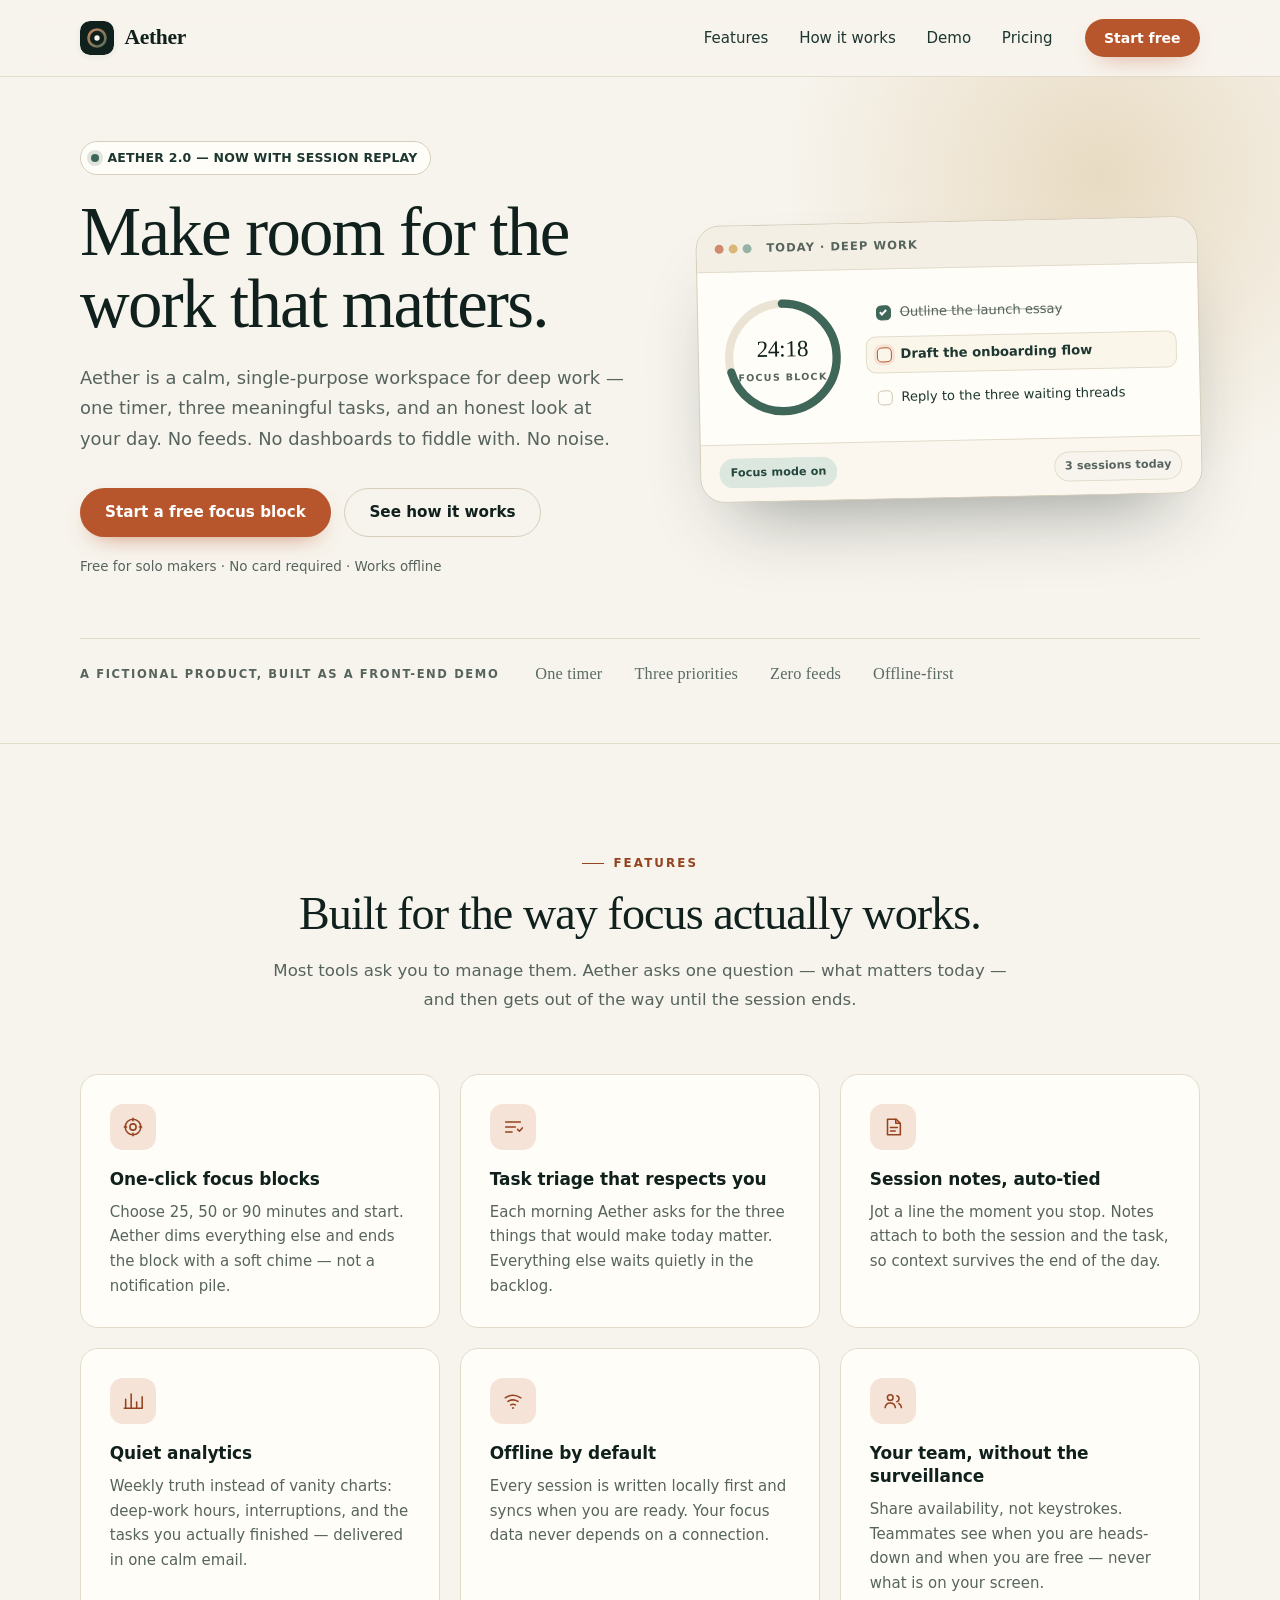
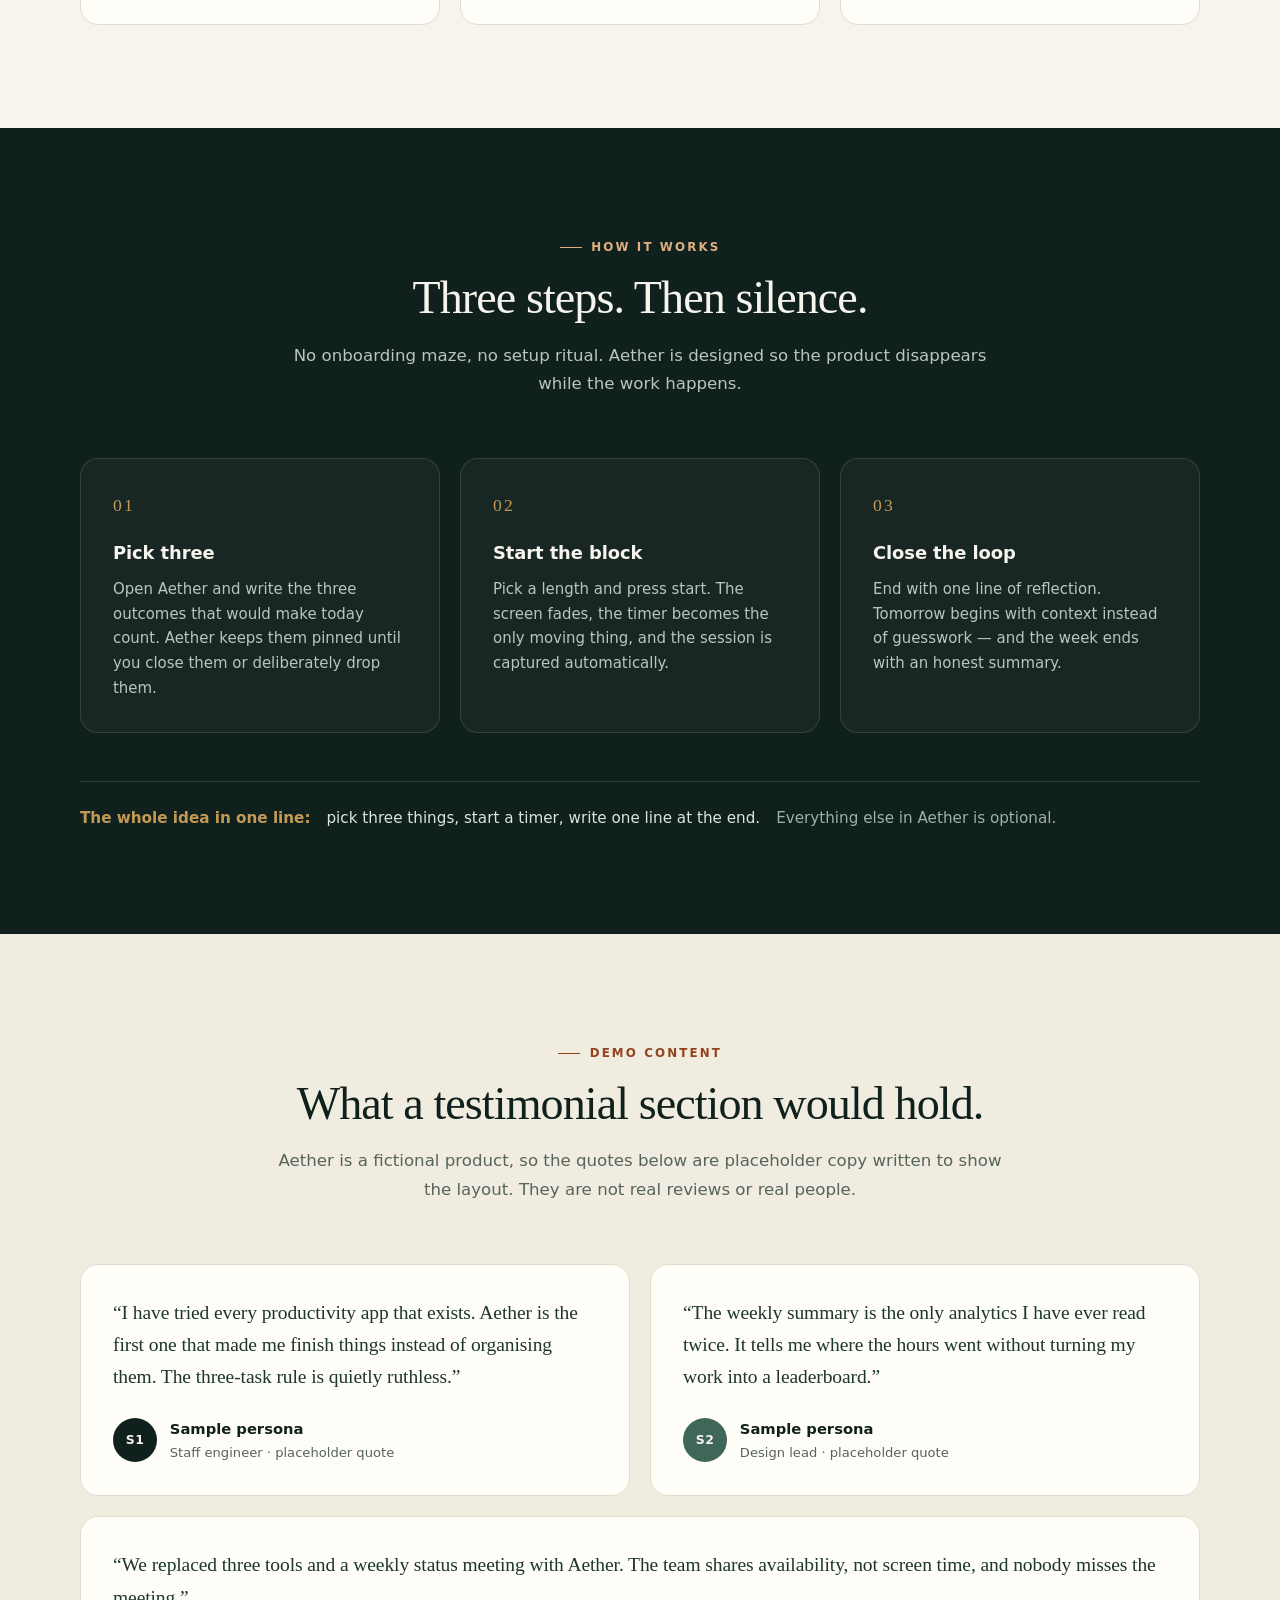
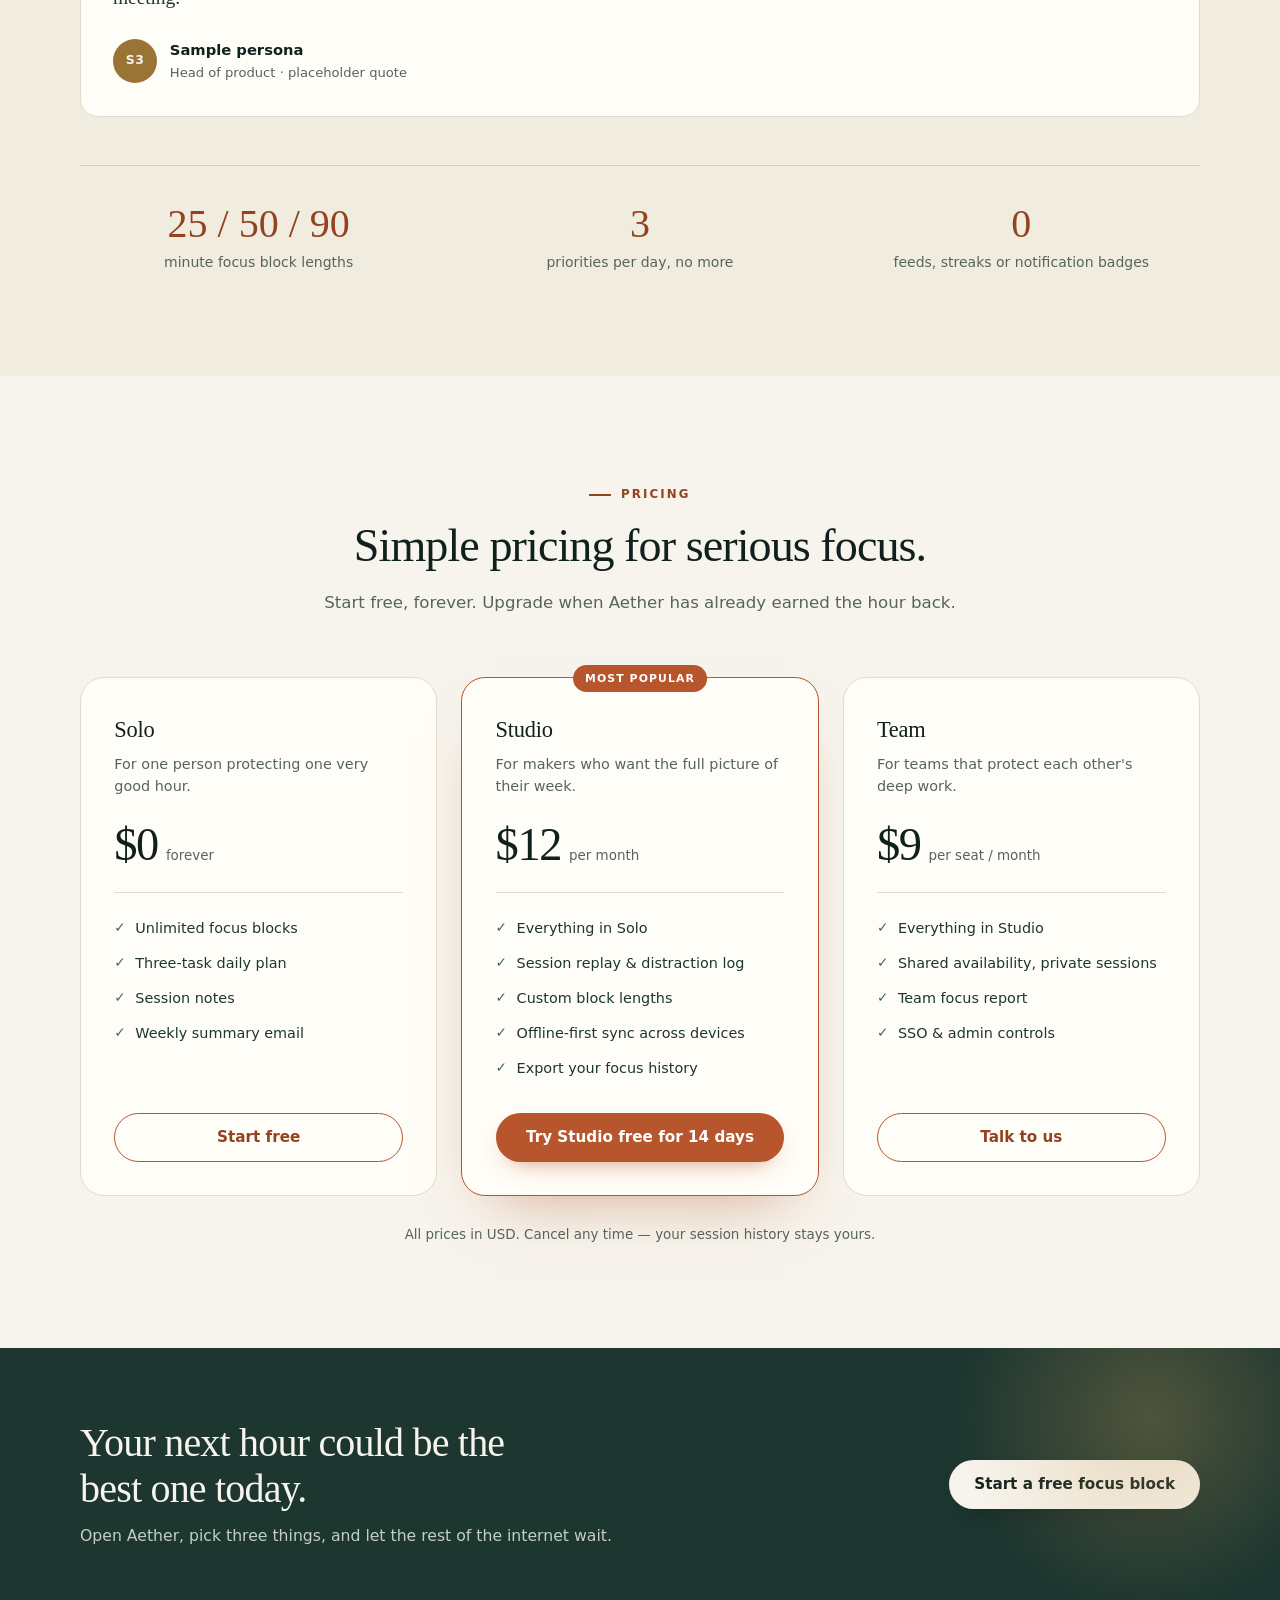
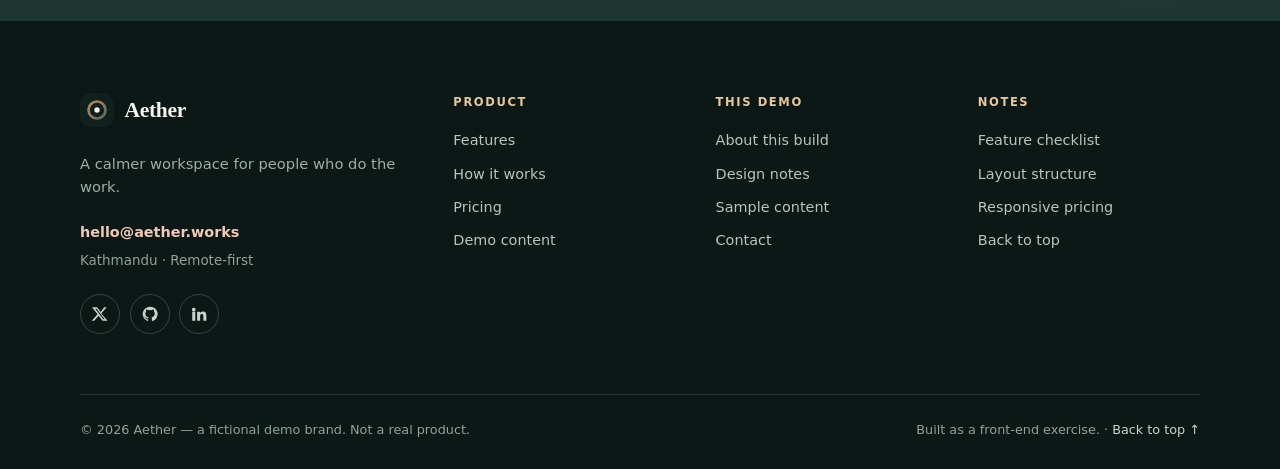
<file: WebDev-L1-LandingPage/index.html>
<!DOCTYPE html>
<html lang="en">
<head>
  <meta charset="utf-8">
  <meta name="viewport" content="width=device-width, initial-scale=1">
  <title>Aether — A focus workspace for deep work</title>
  <meta name="description" content="Aether is a calm, single-purpose workspace for deep work: one timer, three meaningful tasks, and an honest look at your day. No feeds, no noise.">
  <meta name="theme-color" content="#10201C">
  <link rel="icon" type="image/svg+xml" href="assets/favicon.svg">
  <link rel="stylesheet" href="css/styles.css">
</head>
<body>
  <a class="skip-link" href="#main">Skip to main content</a>

  <header class="site-header">
    <nav class="nav container" aria-label="Primary navigation">
      <a class="brand" href="#top" aria-label="Aether home">
        <img class="brand__mark" src="assets/logo-mark.svg" alt="" width="34" height="34">
        <span class="brand__name">Aether</span>
      </a>

      <ul class="nav__links">
        <li><a href="#features">Features</a></li>
        <li><a href="#how">How it works</a></li>
        <li><a href="#stories">Demo</a></li>
        <li><a href="#pricing">Pricing</a></li>
      </ul>

      <a class="btn btn--primary btn--small nav__cta" href="#pricing">Start free</a>
    </nav>
  </header>

  <main id="main">
    <section class="hero" id="top" aria-labelledby="hero-title">
      <div class="hero__glow" aria-hidden="true"></div>
      <div class="container hero__inner">
        <div class="hero__copy">
          <p class="eyebrow">
            <span class="eyebrow__dot" aria-hidden="true"></span>
            Aether 2.0 — now with session replay
          </p>
          <h1 class="hero__title" id="hero-title">Make room for the work that matters.</h1>
          <p class="hero__subtitle">
            Aether is a calm, single-purpose workspace for deep work — one timer, three meaningful tasks,
            and an honest look at your day. No feeds. No dashboards to fiddle with. No noise.
          </p>
          <div class="hero__actions">
            <a class="btn btn--primary" href="#pricing">Start a free focus block</a>
            <a class="btn btn--ghost" href="#how">See how it works</a>
          </div>
          <p class="hero__meta">Free for solo makers · No card required · Works offline</p>
        </div>

        <div class="hero__visual" aria-hidden="true">
          <div class="app-window">
            <div class="app-window__bar">
              <span class="window-dots"><i></i><i></i><i></i></span>
              <span class="app-window__title">Today · Deep work</span>
            </div>
            <div class="app-window__body">
              <div class="timer">
                <svg class="timer__ring" viewBox="0 0 120 120" focusable="false">
                  <circle class="timer__track" cx="60" cy="60" r="52" fill="none" stroke-width="8"></circle>
                  <circle class="timer__progress" cx="60" cy="60" r="52" fill="none" stroke-width="8"
                          stroke-linecap="round" stroke-dasharray="327" stroke-dashoffset="96"></circle>
                </svg>
                <div class="timer__readout">
                  <strong>24:18</strong>
                  <span>Focus block</span>
                </div>
              </div>
              <ul class="task-list">
                <li class="is-done"><span class="task-check" aria-hidden="true"></span>Outline the launch essay</li>
                <li class="is-active"><span class="task-check" aria-hidden="true"></span>Draft the onboarding flow</li>
                <li><span class="task-check" aria-hidden="true"></span>Reply to the three waiting threads</li>
              </ul>
            </div>
            <div class="app-window__footer">
              <span class="pill pill--sage">Focus mode on</span>
              <span class="pill">3 sessions today</span>
            </div>
          </div>
        </div>
      </div>

      <div class="trust container">
        <p class="trust__label">A fictional product, built as a front-end demo</p>
        <ul class="trust__list">
          <li>One timer</li>
          <li>Three priorities</li>
          <li>Zero feeds</li>
          <li>Offline-first</li>
        </ul>
      </div>
    </section>

    <section class="section" id="features" aria-labelledby="features-title">
      <div class="container">
        <div class="section__head">
          <p class="section__kicker">Features</p>
          <h2 class="section__title" id="features-title">Built for the way focus actually works.</h2>
          <p class="section__lead">
            Most tools ask you to manage them. Aether asks one question — what matters today — and then
            gets out of the way until the session ends.
          </p>
        </div>

        <div class="feature-grid">
          <article class="feature-card">
            <span class="feature-card__icon" aria-hidden="true">
              <svg viewBox="0 0 24 24" width="22" height="22" fill="none" stroke="currentColor" stroke-width="1.7" stroke-linecap="round" stroke-linejoin="round" focusable="false">
                <circle cx="12" cy="12" r="8.5"></circle>
                <circle cx="12" cy="12" r="3.4"></circle>
                <path d="M12 2.5v2.6M12 18.9v2.6M2.5 12h2.6M18.9 12h2.6"></path>
              </svg>
            </span>
            <h3 class="feature-card__title">One-click focus blocks</h3>
            <p class="feature-card__text">
              Choose 25, 50 or 90 minutes and start. Aether dims everything else and ends the block with
              a soft chime — not a notification pile.
            </p>
          </article>

          <article class="feature-card">
            <span class="feature-card__icon" aria-hidden="true">
              <svg viewBox="0 0 24 24" width="22" height="22" fill="none" stroke="currentColor" stroke-width="1.7" stroke-linecap="round" stroke-linejoin="round" focusable="false">
                <path d="M4 6.5h16M4 12h10.5M4 17.5h7"></path>
                <path d="M17 14.6l2 2 3.2-3.6"></path>
              </svg>
            </span>
            <h3 class="feature-card__title">Task triage that respects you</h3>
            <p class="feature-card__text">
              Each morning Aether asks for the three things that would make today matter. Everything else
              waits quietly in the backlog.
            </p>
          </article>

          <article class="feature-card">
            <span class="feature-card__icon" aria-hidden="true">
              <svg viewBox="0 0 24 24" width="22" height="22" fill="none" stroke="currentColor" stroke-width="1.7" stroke-linecap="round" stroke-linejoin="round" focusable="false">
                <path d="M6 3.5h9.5L20 8v12.5H6z"></path>
                <path d="M15 3.5V8h4.5M9.2 12.5h7.6M9.2 16.4h5.2"></path>
              </svg>
            </span>
            <h3 class="feature-card__title">Session notes, auto-tied</h3>
            <p class="feature-card__text">
              Jot a line the moment you stop. Notes attach to both the session and the task, so context
              survives the end of the day.
            </p>
          </article>

          <article class="feature-card">
            <span class="feature-card__icon" aria-hidden="true">
              <svg viewBox="0 0 24 24" width="22" height="22" fill="none" stroke="currentColor" stroke-width="1.7" stroke-linecap="round" stroke-linejoin="round" focusable="false">
                <path d="M4 20V10M10 20V4.5M16 20v-7M22 20V7.5"></path>
                <path d="M2.5 20h19"></path>
              </svg>
            </span>
            <h3 class="feature-card__title">Quiet analytics</h3>
            <p class="feature-card__text">
              Weekly truth instead of vanity charts: deep-work hours, interruptions, and the tasks you
              actually finished — delivered in one calm email.
            </p>
          </article>

          <article class="feature-card">
            <span class="feature-card__icon" aria-hidden="true">
              <svg viewBox="0 0 24 24" width="22" height="22" fill="none" stroke="currentColor" stroke-width="1.7" stroke-linecap="round" stroke-linejoin="round" focusable="false">
                <path d="M3.5 8.5a15.5 15.5 0 0 1 17 0"></path>
                <path d="M6.5 12.4a10.6 10.6 0 0 1 11 0"></path>
                <path d="M9.4 16.2a5.8 5.8 0 0 1 5.2 0"></path>
                <circle cx="12" cy="19.6" r="1.1" fill="currentColor" stroke="none"></circle>
              </svg>
            </span>
            <h3 class="feature-card__title">Offline by default</h3>
            <p class="feature-card__text">
              Every session is written locally first and syncs when you are ready. Your focus data never
              depends on a connection.
            </p>
          </article>

          <article class="feature-card">
            <span class="feature-card__icon" aria-hidden="true">
              <svg viewBox="0 0 24 24" width="22" height="22" fill="none" stroke="currentColor" stroke-width="1.7" stroke-linecap="round" stroke-linejoin="round" focusable="false">
                <circle cx="9" cy="8.3" r="3.1"></circle>
                <path d="M3.4 19.2c.5-3.1 2.8-5 5.6-5s5.1 1.9 5.6 5"></path>
                <path d="M16.2 6.2a3.4 3.4 0 0 1 0 6.5M18.3 14.7c1.7.8 2.6 2.4 2.9 4.5"></path>
              </svg>
            </span>
            <h3 class="feature-card__title">Your team, without the surveillance</h3>
            <p class="feature-card__text">
              Share availability, not keystrokes. Teammates see when you are heads-down and when you are
              free — never what is on your screen.
            </p>
          </article>
        </div>
      </div>
    </section>

    <section class="section section--ink" id="how" aria-labelledby="how-title">
      <div class="container">
        <div class="section__head section__head--light">
          <p class="section__kicker">How it works</p>
          <h2 class="section__title" id="how-title">Three steps. Then silence.</h2>
          <p class="section__lead">
            No onboarding maze, no setup ritual. Aether is designed so the product disappears while the
            work happens.
          </p>
        </div>

        <ol class="steps">
          <li class="step">
            <span class="step__number">01</span>
            <h3 class="step__title">Pick three</h3>
            <p class="step__text">
              Open Aether and write the three outcomes that would make today count. Aether keeps them
              pinned until you close them or deliberately drop them.
            </p>
          </li>
          <li class="step">
            <span class="step__number">02</span>
            <h3 class="step__title">Start the block</h3>
            <p class="step__text">
              Pick a length and press start. The screen fades, the timer becomes the only moving thing,
              and the session is captured automatically.
            </p>
          </li>
          <li class="step">
            <span class="step__number">03</span>
            <h3 class="step__title">Close the loop</h3>
            <p class="step__text">
              End with one line of reflection. Tomorrow begins with context instead of guesswork — and
              the week ends with an honest summary.
            </p>
          </li>
        </ol>

        <div class="how-note">
          <p>
            <strong>The whole idea in one line:</strong> pick three things, start a timer, write one line at the end.
            <span>Everything else in Aether is optional.</span>
          </p>
        </div>
      </div>
    </section>

    <section class="section section--warm" id="stories" aria-labelledby="stories-title">
      <div class="container">
        <div class="section__head">
          <p class="section__kicker">Demo content</p>
          <h2 class="section__title" id="stories-title">What a testimonial section would hold.</h2>
          <p class="section__lead">
            Aether is a fictional product, so the quotes below are placeholder copy written to show
            the layout. They are not real reviews or real people.
          </p>
        </div>

        <div class="testimonial-grid">
          <figure class="testimonial">
            <blockquote>
              “I have tried every productivity app that exists. Aether is the first one that made me
              finish things instead of organising them. The three-task rule is quietly ruthless.”
            </blockquote>
            <figcaption class="testimonial__author">
              <span class="avatar" aria-hidden="true">S1</span>
              <span>
                <strong>Sample persona</strong>
                <span>Staff engineer · placeholder quote</span>
              </span>
            </figcaption>
          </figure>

          <figure class="testimonial">
            <blockquote>
              “The weekly summary is the only analytics I have ever read twice. It tells me where the
              hours went without turning my work into a leaderboard.”
            </blockquote>
            <figcaption class="testimonial__author">
              <span class="avatar avatar--sage" aria-hidden="true">S2</span>
              <span>
                <strong>Sample persona</strong>
                <span>Design lead · placeholder quote</span>
              </span>
            </figcaption>
          </figure>

          <figure class="testimonial testimonial--wide">
            <blockquote>
              “We replaced three tools and a weekly status meeting with Aether. The team shares
              availability, not screen time, and nobody misses the meeting.”
            </blockquote>
            <figcaption class="testimonial__author">
              <span class="avatar avatar--gold" aria-hidden="true">S3</span>
              <span>
                <strong>Sample persona</strong>
                <span>Head of product · placeholder quote</span>
              </span>
            </figcaption>
          </figure>
        </div>

        <div class="stats">
          <div class="stat">
            <strong>25 / 50 / 90</strong>
            <span>minute focus block lengths</span>
          </div>
          <div class="stat">
            <strong>3</strong>
            <span>priorities per day, no more</span>
          </div>
          <div class="stat">
            <strong>0</strong>
            <span>feeds, streaks or notification badges</span>
          </div>
        </div>
      </div>
    </section>

    <section class="section" id="pricing" aria-labelledby="pricing-title">
      <div class="container">
        <div class="section__head">
          <p class="section__kicker">Pricing</p>
          <h2 class="section__title" id="pricing-title">Simple pricing for serious focus.</h2>
          <p class="section__lead">
            Start free, forever. Upgrade when Aether has already earned the hour back.
          </p>
        </div>

        <div class="price-grid">
          <article class="price-card">
            <h3 class="price-card__name">Solo</h3>
            <p class="price-card__desc">For one person protecting one very good hour.</p>
            <p class="price-card__price"><span class="price-card__amount">$0</span><span class="price-card__period">forever</span></p>
            <ul class="price-card__list">
              <li>Unlimited focus blocks</li>
              <li>Three-task daily plan</li>
              <li>Session notes</li>
              <li>Weekly summary email</li>
            </ul>
            <a class="btn btn--outline btn--block" href="#top">Start free</a>
          </article>

          <article class="price-card price-card--featured">
            <p class="price-card__badge">Most popular</p>
            <h3 class="price-card__name">Studio</h3>
            <p class="price-card__desc">For makers who want the full picture of their week.</p>
            <p class="price-card__price"><span class="price-card__amount">$12</span><span class="price-card__period">per month</span></p>
            <ul class="price-card__list">
              <li>Everything in Solo</li>
              <li>Session replay &amp; distraction log</li>
              <li>Custom block lengths</li>
              <li>Offline-first sync across devices</li>
              <li>Export your focus history</li>
            </ul>
            <a class="btn btn--primary btn--block" href="#top">Try Studio free for 14 days</a>
          </article>

          <article class="price-card">
            <h3 class="price-card__name">Team</h3>
            <p class="price-card__desc">For teams that protect each other's deep work.</p>
            <p class="price-card__price"><span class="price-card__amount">$9</span><span class="price-card__period">per seat / month</span></p>
            <ul class="price-card__list">
              <li>Everything in Studio</li>
              <li>Shared availability, private sessions</li>
              <li>Team focus report</li>
              <li>SSO &amp; admin controls</li>
            </ul>
            <a class="btn btn--outline btn--block" href="#top">Talk to us</a>
          </article>
        </div>

        <p class="price-note">All prices in USD. Cancel any time — your session history stays yours.</p>
      </div>
    </section>

    <section class="cta-band" aria-labelledby="cta-title">
      <div class="container cta-band__inner">
        <div>
          <h2 class="cta-band__title" id="cta-title">Your next hour could be the best one today.</h2>
          <p class="cta-band__text">Open Aether, pick three things, and let the rest of the internet wait.</p>
        </div>
        <a class="btn btn--light" href="#pricing">Start a free focus block</a>
      </div>
    </section>
  </main>

  <footer class="site-footer" aria-labelledby="footer-title">
    <h2 class="visually-hidden" id="footer-title">Site footer</h2>
    <div class="container footer__grid">
      <div class="footer__brand">
        <a class="brand" href="#top" aria-label="Aether home">
          <img class="brand__mark" src="assets/logo-mark.svg" alt="" width="34" height="34">
          <span class="brand__name">Aether</span>
        </a>
        <p class="footer__tagline">A calmer workspace for people who do the work.</p>

        <div class="footer__contact">
          <a href="mailto:hello@aether.works">hello@aether.works</a>
          <span>Kathmandu · Remote-first</span>
        </div>

        <ul class="social" aria-label="Aether on social platforms">
          <li>
            <a href="#" aria-label="Aether on X (placeholder link)">
              <svg viewBox="0 0 24 24" width="18" height="18" fill="currentColor" aria-hidden="true" focusable="false">
                <path d="M17.6 3h3.3l-7.2 8.2L22 21h-6.6l-5.2-6.7L4.3 21H1l7.7-8.8L1.4 3h6.8l4.7 6.2L17.6 3zm-1.2 16h1.8L7.6 4.9H5.7L16.4 19z"></path>
              </svg>
            </a>
          </li>
          <li>
            <a href="#" aria-label="Aether on GitHub (placeholder link)">
              <svg viewBox="0 0 24 24" width="18" height="18" fill="currentColor" aria-hidden="true" focusable="false">
                <path d="M12 2.2a9.8 9.8 0 0 0-3.1 19.1c.5.1.7-.2.7-.5v-1.7c-2.7.6-3.3-1.3-3.3-1.3-.4-1.1-1.1-1.4-1.1-1.4-.9-.6.1-.6.1-.6 1 .1 1.5 1 1.5 1 .9 1.5 2.3 1.1 2.9.8.1-.7.4-1.1.6-1.4-2.2-.2-4.5-1.1-4.5-4.9 0-1.1.4-2 1-2.7-.1-.2-.4-1.3.1-2.7 0 0 .8-.3 2.7 1a9.4 9.4 0 0 1 4.9 0c1.9-1.3 2.7-1 2.7-1 .5 1.4.2 2.5.1 2.7.6.7 1 1.6 1 2.7 0 3.8-2.3 4.7-4.5 4.9.4.3.7.9.7 1.9v2.8c0 .3.2.6.7.5A9.8 9.8 0 0 0 12 2.2z"></path>
              </svg>
            </a>
          </li>
          <li>
            <a href="#" aria-label="Aether on LinkedIn (placeholder link)">
              <svg viewBox="0 0 24 24" width="18" height="18" fill="currentColor" aria-hidden="true" focusable="false">
                <path d="M4.98 3.5a2.5 2.5 0 1 1 0 5 2.5 2.5 0 0 1 0-5zM3 9h4v12H3zM9.5 9h3.8v1.7h.1c.5-1 1.8-2 3.7-2 4 0 4.7 2.5 4.7 5.8V21h-4v-5.9c0-1.4 0-3.2-2-3.2s-2.3 1.5-2.3 3.1V21h-4z"></path>
              </svg>
            </a>
          </li>
        </ul>
      </div>

      <nav class="footer__col" aria-labelledby="footer-product">
        <h3 class="footer__heading" id="footer-product">Product</h3>
        <ul>
          <li><a href="#features">Features</a></li>
          <li><a href="#how">How it works</a></li>
          <li><a href="#pricing">Pricing</a></li>
          <li><a href="#stories">Demo content</a></li>
        </ul>
      </nav>

      <nav class="footer__col" aria-labelledby="footer-company">
        <h3 class="footer__heading" id="footer-company">This demo</h3>
        <ul>
          <li><a href="#top">About this build</a></li>
          <li><a href="#how">Design notes</a></li>
          <li><a href="#stories">Sample content</a></li>
          <li><a href="mailto:hello@aether.works">Contact</a></li>
        </ul>
      </nav>

      <nav class="footer__col" aria-labelledby="footer-resources">
        <h3 class="footer__heading" id="footer-resources">Notes</h3>
        <ul>
          <li><a href="#features">Feature checklist</a></li>
          <li><a href="#how">Layout structure</a></li>
          <li><a href="#pricing">Responsive pricing</a></li>
          <li><a href="#top">Back to top</a></li>
        </ul>
      </nav>
    </div>

    <div class="container footer__bottom">
      <p>© 2026 Aether — a fictional demo brand. Not a real product.</p>
      <p>Built as a front-end exercise. <span aria-hidden="true">·</span> <a href="#top">Back to top ↑</a></p>
    </div>
  </footer>
</body>
</html>
</file>
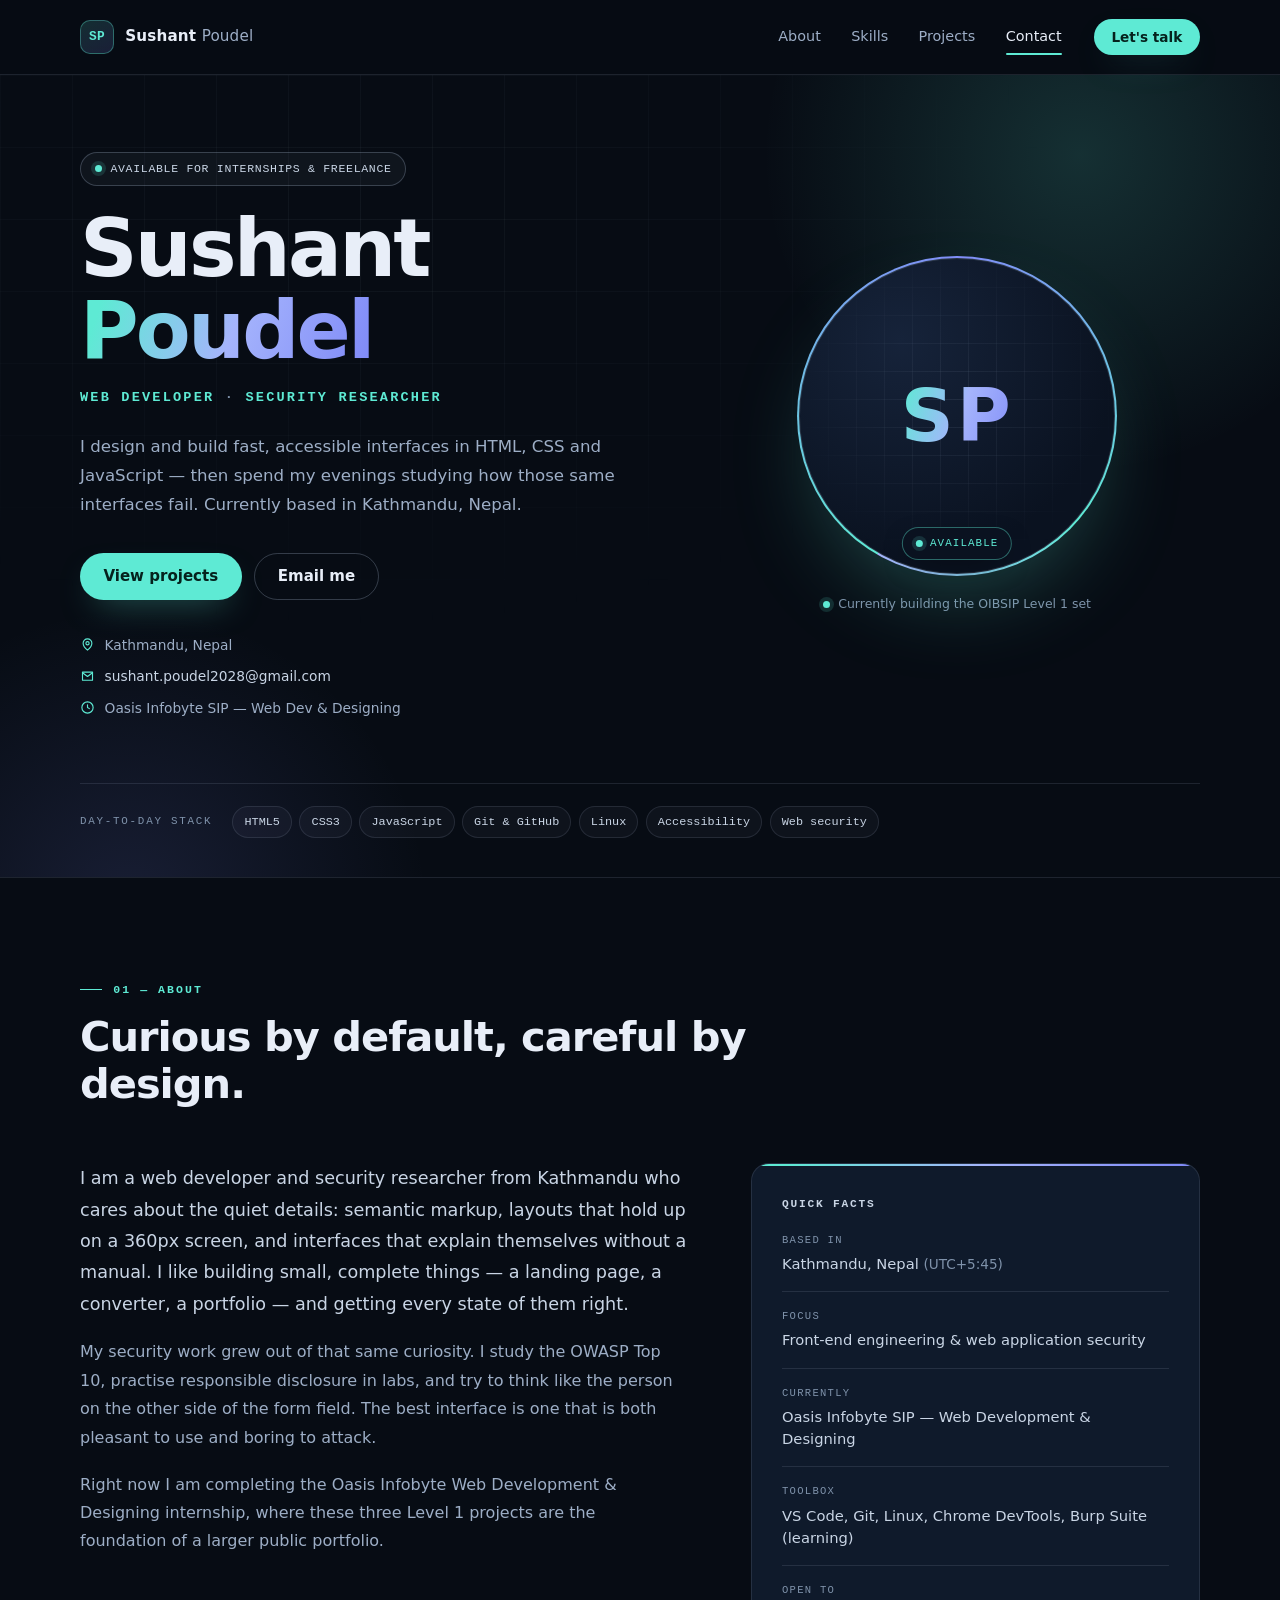
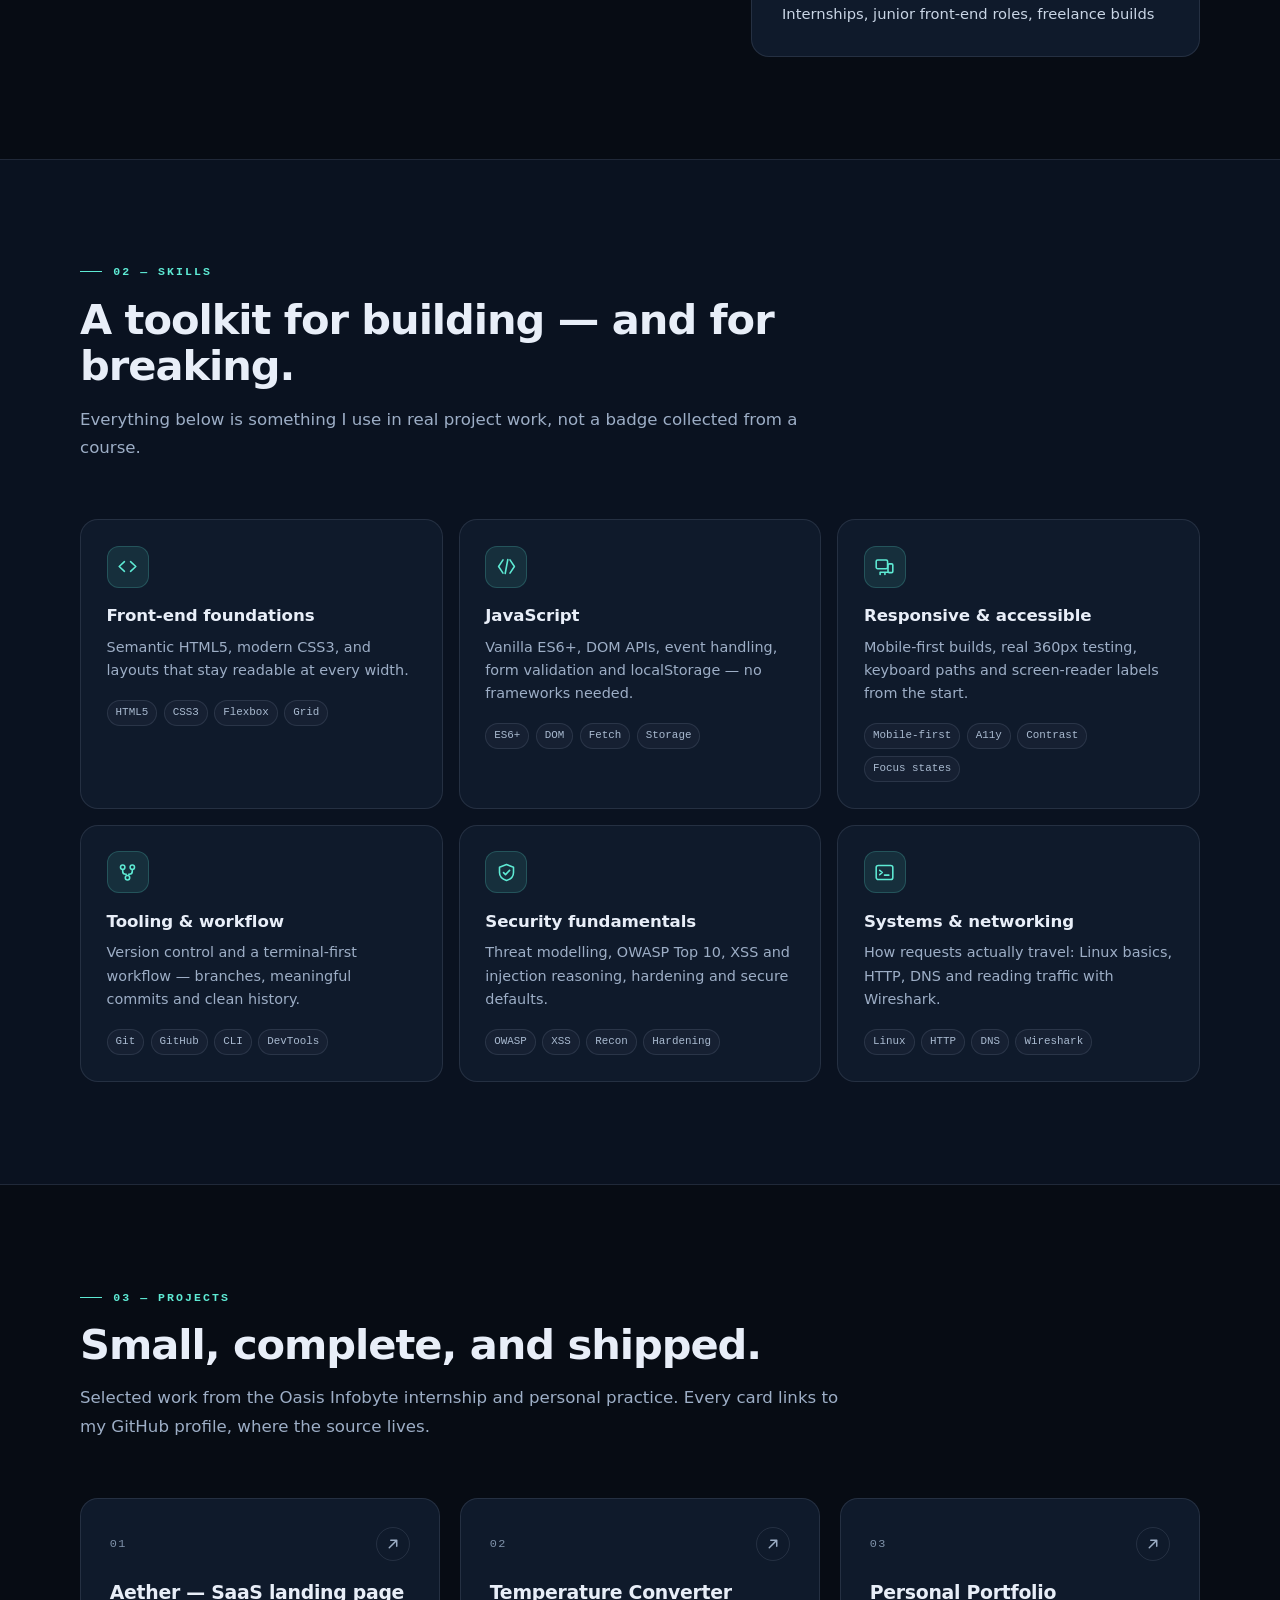
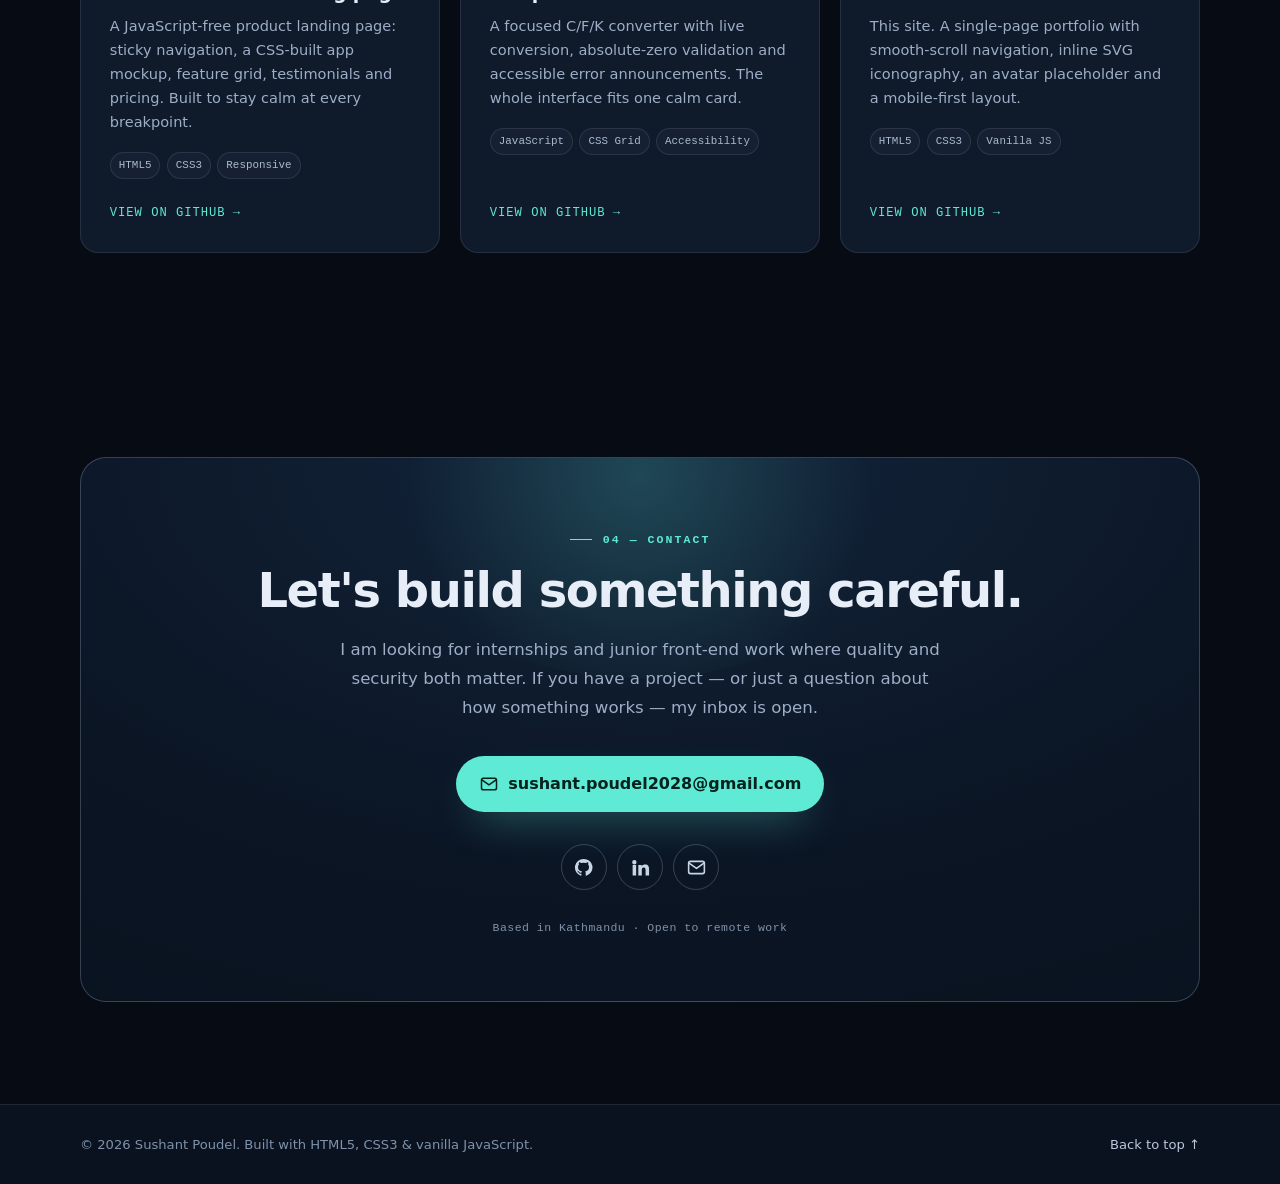
<file: WebDev-L1-Portfolio/index.html>
<!DOCTYPE html>
<html lang="en">
<head>
  <meta charset="utf-8">
  <meta name="viewport" content="width=device-width, initial-scale=1">
  <title>Sushant Poudel — Web Developer &amp; Security Researcher</title>
  <meta name="description" content="Portfolio of Sushant Poudel, a web developer and security researcher based in Kathmandu, Nepal. Building accessible interfaces and studying how they break.">
  <meta name="theme-color" content="#070c14">
  <meta name="color-scheme" content="dark">
  <link rel="icon" type="image/svg+xml" href="assets/favicon.svg">
  <link rel="stylesheet" href="css/styles.css">
  <script src="js/main.js" defer></script>
</head>
<body>
  <a class="skip-link" href="#main">Skip to main content</a>

  <header class="site-header">
    <nav class="nav container" aria-label="Primary navigation">
      <a class="brand" href="#top" aria-label="Sushant Poudel — home">
        <span class="brand__monogram" aria-hidden="true">SP</span>
        <span class="brand__text">Sushant <span>Poudel</span></span>
      </a>

      <ul class="nav__links">
        <li><a href="#about">About</a></li>
        <li><a href="#skills">Skills</a></li>
        <li><a href="#projects">Projects</a></li>
        <li><a href="#contact">Contact</a></li>
      </ul>

      <a class="btn btn--accent btn--small nav__cta" href="#contact">Let's talk</a>
    </nav>
  </header>

  <main id="main">
    <section class="hero" id="top" aria-labelledby="hero-title">
      <div class="hero__grid-lines" aria-hidden="true"></div>
      <div class="hero__glow hero__glow--one" aria-hidden="true"></div>
      <div class="hero__glow hero__glow--two" aria-hidden="true"></div>

      <div class="container hero__inner">
        <div class="hero__copy">
          <p class="eyebrow">
            <span class="status-dot" aria-hidden="true"></span>
            Available for internships &amp; freelance
          </p>
          <h1 class="hero__title" id="hero-title">Sushant <span class="hero__title-grad">Poudel</span></h1>
          <p class="hero__role">Web Developer <span aria-hidden="true">·</span> Security Researcher</p>
          <p class="hero__text">
            I design and build fast, accessible interfaces in HTML, CSS and JavaScript — then spend my
            evenings studying how those same interfaces fail. Currently based in Kathmandu, Nepal.
          </p>
          <div class="hero__actions">
            <a class="btn btn--accent" href="#projects">View projects</a>
            <a class="btn btn--outline" href="mailto:sushant.poudel2028@gmail.com">Email me</a>
          </div>
          <ul class="hero__meta">
            <li>
              <svg viewBox="0 0 24 24" width="15" height="15" fill="none" stroke="currentColor" stroke-width="1.8" stroke-linecap="round" stroke-linejoin="round" aria-hidden="true" focusable="false">
                <path d="M12 21s7-5.4 7-11a7 7 0 1 0-14 0c0 5.6 7 11 7 11z"></path>
                <circle cx="12" cy="10" r="2.6"></circle>
              </svg>
              Kathmandu, Nepal
            </li>
            <li>
              <svg viewBox="0 0 24 24" width="15" height="15" fill="none" stroke="currentColor" stroke-width="1.8" stroke-linecap="round" stroke-linejoin="round" aria-hidden="true" focusable="false">
                <path d="M4 6.5h16v13H4z"></path>
                <path d="m4 7.5 8 6 8-6"></path>
              </svg>
              <a href="mailto:sushant.poudel2028@gmail.com">sushant.poudel2028@gmail.com</a>
            </li>
            <li>
              <svg viewBox="0 0 24 24" width="15" height="15" fill="none" stroke="currentColor" stroke-width="1.8" stroke-linecap="round" stroke-linejoin="round" aria-hidden="true" focusable="false">
                <circle cx="12" cy="12" r="9"></circle>
                <path d="M12 7.5V12l3 1.8"></path>
              </svg>
              Oasis Infobyte SIP — Web Dev &amp; Designing
            </li>
          </ul>
        </div>

        <div class="hero__avatar">
          <div class="avatar-frame" role="img" aria-label="Avatar placeholder for Sushant Poudel, showing the initials SP">
            <div class="avatar-frame__inner">
              <span class="avatar-frame__grid" aria-hidden="true"></span>
              <span class="avatar-frame__monogram" aria-hidden="true">SP</span>
            </div>
            <span class="avatar-frame__badge">
              <span class="status-dot" aria-hidden="true"></span>
              Available
            </span>
          </div>
          <p class="hero__avatar-note"><span class="status-dot status-dot--pulse" aria-hidden="true"></span> Currently building the OIBSIP Level 1 set</p>
        </div>
      </div>

      <div class="container hero__stack">
        <p class="hero__stack-label">Day-to-day stack</p>
        <ul class="hero__stack-list">
          <li>HTML5</li>
          <li>CSS3</li>
          <li>JavaScript</li>
          <li>Git &amp; GitHub</li>
          <li>Linux</li>
          <li>Accessibility</li>
          <li>Web security</li>
        </ul>
      </div>
    </section>

    <section class="section" id="about" aria-labelledby="about-title">
      <div class="container">
        <header class="section__head">
          <p class="section__kicker">01 — About</p>
          <h2 class="section__title" id="about-title">Curious by default, careful by design.</h2>
        </header>

        <div class="about__grid">
          <div class="about__text">
            <p>
              I am a web developer and security researcher from Kathmandu who cares about the quiet
              details: semantic markup, layouts that hold up on a 360px screen, and interfaces that
              explain themselves without a manual. I like building small, complete things — a landing
              page, a converter, a portfolio — and getting every state of them right.
            </p>
            <p>
              My security work grew out of that same curiosity. I study the OWASP Top 10, practise
              responsible disclosure in labs, and try to think like the person on the other side of the
              form field. The best interface is one that is both pleasant to use and boring to attack.
            </p>
            <p>
              Right now I am completing the Oasis Infobyte Web Development &amp; Designing internship,
              where these three Level 1 projects are the foundation of a larger public portfolio.
            </p>
          </div>

          <div class="facts">
            <h3 class="facts__title">Quick facts</h3>
            <dl>
              <div class="facts__row">
                <dt>Based in</dt>
                <dd>Kathmandu, Nepal <span class="facts__muted">(UTC+5:45)</span></dd>
              </div>
              <div class="facts__row">
                <dt>Focus</dt>
                <dd>Front-end engineering &amp; web application security</dd>
              </div>
              <div class="facts__row">
                <dt>Currently</dt>
                <dd>Oasis Infobyte SIP — Web Development &amp; Designing</dd>
              </div>
              <div class="facts__row">
                <dt>Toolbox</dt>
                <dd>VS Code, Git, Linux, Chrome DevTools, Burp Suite (learning)</dd>
              </div>
              <div class="facts__row">
                <dt>Open to</dt>
                <dd>Internships, junior front-end roles, freelance builds</dd>
              </div>
            </dl>
          </div>
        </div>
      </div>
    </section>

    <section class="section section--alt" id="skills" aria-labelledby="skills-title">
      <div class="container">
        <header class="section__head">
          <p class="section__kicker">02 — Skills</p>
          <h2 class="section__title" id="skills-title">A toolkit for building — and for breaking.</h2>
          <p class="section__lead">
            Everything below is something I use in real project work, not a badge collected from a course.
          </p>
        </header>

        <ul class="skills-grid">
          <li class="skill-card">
            <span class="skill-card__icon" aria-hidden="true">
              <svg viewBox="0 0 24 24" width="21" height="21" fill="none" stroke="currentColor" stroke-width="1.8" stroke-linecap="round" stroke-linejoin="round" focusable="false">
                <path d="m8.5 6.5-6 5.5 6 5.5M15.5 6.5l6 5.5-6 5.5"></path>
              </svg>
            </span>
            <h3 class="skill-card__title">Front-end foundations</h3>
            <p class="skill-card__text">Semantic HTML5, modern CSS3, and layouts that stay readable at every width.</p>
            <ul class="skill-card__tags">
              <li>HTML5</li>
              <li>CSS3</li>
              <li>Flexbox</li>
              <li>Grid</li>
            </ul>
          </li>

          <li class="skill-card">
            <span class="skill-card__icon" aria-hidden="true">
              <svg viewBox="0 0 24 24" width="21" height="21" fill="none" stroke="currentColor" stroke-width="1.8" stroke-linecap="round" stroke-linejoin="round" focusable="false">
                <path d="M8 4.5 3 12l5 7.5M16 4.5 21 12l-5 7.5M13.5 4l-3 16"></path>
              </svg>
            </span>
            <h3 class="skill-card__title">JavaScript</h3>
            <p class="skill-card__text">Vanilla ES6+, DOM APIs, event handling, form validation and localStorage — no frameworks needed.</p>
            <ul class="skill-card__tags">
              <li>ES6+</li>
              <li>DOM</li>
              <li>Fetch</li>
              <li>Storage</li>
            </ul>
          </li>

          <li class="skill-card">
            <span class="skill-card__icon" aria-hidden="true">
              <svg viewBox="0 0 24 24" width="21" height="21" fill="none" stroke="currentColor" stroke-width="1.8" stroke-linecap="round" stroke-linejoin="round" focusable="false">
                <rect x="2.5" y="4.5" width="13" height="10" rx="1.6"></rect>
                <path d="M7 18.5h9M7 18.5V21M12.5 18.5V21"></path>
                <rect x="16" y="9" width="5.5" height="10" rx="1.4"></rect>
              </svg>
            </span>
            <h3 class="skill-card__title">Responsive &amp; accessible</h3>
            <p class="skill-card__text">Mobile-first builds, real 360px testing, keyboard paths and screen-reader labels from the start.</p>
            <ul class="skill-card__tags">
              <li>Mobile-first</li>
              <li>A11y</li>
              <li>Contrast</li>
              <li>Focus states</li>
            </ul>
          </li>

          <li class="skill-card">
            <span class="skill-card__icon" aria-hidden="true">
              <svg viewBox="0 0 24 24" width="21" height="21" fill="none" stroke="currentColor" stroke-width="1.8" stroke-linecap="round" stroke-linejoin="round" focusable="false">
                <circle cx="6.5" cy="6" r="2.5"></circle>
                <circle cx="17.5" cy="6" r="2.5"></circle>
                <circle cx="12" cy="18" r="2.5"></circle>
                <path d="M6.5 8.5v2A3.5 3.5 0 0 0 10 14h.6M17.5 8.5v2A3.5 3.5 0 0 1 14 14h-.6"></path>
              </svg>
            </span>
            <h3 class="skill-card__title">Tooling &amp; workflow</h3>
            <p class="skill-card__text">Version control and a terminal-first workflow — branches, meaningful commits and clean history.</p>
            <ul class="skill-card__tags">
              <li>Git</li>
              <li>GitHub</li>
              <li>CLI</li>
              <li>DevTools</li>
            </ul>
          </li>

          <li class="skill-card">
            <span class="skill-card__icon" aria-hidden="true">
              <svg viewBox="0 0 24 24" width="21" height="21" fill="none" stroke="currentColor" stroke-width="1.8" stroke-linecap="round" stroke-linejoin="round" focusable="false">
                <path d="M12 2.8 20 6v6c0 4.6-3.3 7.7-8 9.2-4.7-1.5-8-4.6-8-9.2V6z"></path>
                <path d="m8.6 12.1 2.3 2.3 4.6-4.8"></path>
              </svg>
            </span>
            <h3 class="skill-card__title">Security fundamentals</h3>
            <p class="skill-card__text">Threat modelling, OWASP Top 10, XSS and injection reasoning, hardening and secure defaults.</p>
            <ul class="skill-card__tags">
              <li>OWASP</li>
              <li>XSS</li>
              <li>Recon</li>
              <li>Hardening</li>
            </ul>
          </li>

          <li class="skill-card">
            <span class="skill-card__icon" aria-hidden="true">
              <svg viewBox="0 0 24 24" width="21" height="21" fill="none" stroke="currentColor" stroke-width="1.8" stroke-linecap="round" stroke-linejoin="round" focusable="false">
                <rect x="2.5" y="4" width="19" height="16" rx="2.4"></rect>
                <path d="m6.5 9.5 3 2.5-3 2.5M12 15h5"></path>
              </svg>
            </span>
            <h3 class="skill-card__title">Systems &amp; networking</h3>
            <p class="skill-card__text">How requests actually travel: Linux basics, HTTP, DNS and reading traffic with Wireshark.</p>
            <ul class="skill-card__tags">
              <li>Linux</li>
              <li>HTTP</li>
              <li>DNS</li>
              <li>Wireshark</li>
            </ul>
          </li>
        </ul>
      </div>
    </section>

    <section class="section" id="projects" aria-labelledby="projects-title">
      <div class="container">
        <header class="section__head">
          <p class="section__kicker">03 — Projects</p>
          <h2 class="section__title" id="projects-title">Small, complete, and shipped.</h2>
          <p class="section__lead">
            Selected work from the Oasis Infobyte internship and personal practice. Every card links to
            my GitHub profile, where the source lives.
          </p>
        </header>

        <ul class="project-grid">
          <li>
            <a class="project-card" href="https://github.com/sushant-me" target="_blank" rel="noopener noreferrer">
              <span class="project-card__top">
                <span class="project-card__number">01</span>
                <span class="project-card__arrow" aria-hidden="true">
                  <svg viewBox="0 0 24 24" width="18" height="18" fill="none" stroke="currentColor" stroke-width="1.9" stroke-linecap="round" stroke-linejoin="round" focusable="false">
                    <path d="M7 17 17 7M9 7h8v8"></path>
                  </svg>
                </span>
              </span>
              <h3 class="project-card__title">Aether — SaaS landing page</h3>
              <p class="project-card__text">
                A JavaScript-free product landing page: sticky navigation, a CSS-built app mockup,
                feature grid, testimonials and pricing. Built to stay calm at every breakpoint.
              </p>
              <ul class="project-card__tags">
                <li>HTML5</li>
                <li>CSS3</li>
                <li>Responsive</li>
              </ul>
              <span class="project-card__link">View on GitHub <span aria-hidden="true">→</span></span>
            </a>
          </li>

          <li>
            <a class="project-card" href="https://github.com/sushant-me" target="_blank" rel="noopener noreferrer">
              <span class="project-card__top">
                <span class="project-card__number">02</span>
                <span class="project-card__arrow" aria-hidden="true">
                  <svg viewBox="0 0 24 24" width="18" height="18" fill="none" stroke="currentColor" stroke-width="1.9" stroke-linecap="round" stroke-linejoin="round" focusable="false">
                    <path d="M7 17 17 7M9 7h8v8"></path>
                  </svg>
                </span>
              </span>
              <h3 class="project-card__title">Temperature Converter</h3>
              <p class="project-card__text">
                A focused C/F/K converter with live conversion, absolute-zero validation and accessible
                error announcements. The whole interface fits one calm card.
              </p>
              <ul class="project-card__tags">
                <li>JavaScript</li>
                <li>CSS Grid</li>
                <li>Accessibility</li>
              </ul>
              <span class="project-card__link">View on GitHub <span aria-hidden="true">→</span></span>
            </a>
          </li>

          <li>
            <a class="project-card" href="https://github.com/sushant-me" target="_blank" rel="noopener noreferrer">
              <span class="project-card__top">
                <span class="project-card__number">03</span>
                <span class="project-card__arrow" aria-hidden="true">
                  <svg viewBox="0 0 24 24" width="18" height="18" fill="none" stroke="currentColor" stroke-width="1.9" stroke-linecap="round" stroke-linejoin="round" focusable="false">
                    <path d="M7 17 17 7M9 7h8v8"></path>
                  </svg>
                </span>
              </span>
              <h3 class="project-card__title">Personal Portfolio</h3>
              <p class="project-card__text">
                This site. A single-page portfolio with smooth-scroll navigation, inline SVG
                iconography, an avatar placeholder and a mobile-first layout.
              </p>
              <ul class="project-card__tags">
                <li>HTML5</li>
                <li>CSS3</li>
                <li>Vanilla JS</li>
              </ul>
              <span class="project-card__link">View on GitHub <span aria-hidden="true">→</span></span>
            </a>
          </li>
        </ul>
      </div>
    </section>

    <section class="section" id="contact" aria-labelledby="contact-title">
      <div class="container">
        <div class="contact__card">
          <div class="contact__glow" aria-hidden="true"></div>
          <p class="section__kicker contact__kicker">04 — Contact</p>
          <h2 class="contact__title" id="contact-title">Let's build something careful.</h2>
          <p class="contact__text">
            I am looking for internships and junior front-end work where quality and security both
            matter. If you have a project — or just a question about how something works — my inbox is
            open.
          </p>

          <a class="contact__email" href="mailto:sushant.poudel2028@gmail.com">
            <svg viewBox="0 0 24 24" width="20" height="20" fill="none" stroke="currentColor" stroke-width="1.8" stroke-linecap="round" stroke-linejoin="round" aria-hidden="true" focusable="false">
              <rect x="3" y="5" width="18" height="14" rx="2.2"></rect>
              <path d="m3.5 7 8.5 6 8.5-6"></path>
            </svg>
            sushant.poudel2028@gmail.com
          </a>

          <ul class="contact__social" aria-label="Find Sushant online">
            <li>
              <a href="https://github.com/sushant-me" target="_blank" rel="noopener noreferrer" aria-label="GitHub profile (opens in a new tab)">
                <svg viewBox="0 0 24 24" width="21" height="21" fill="currentColor" aria-hidden="true" focusable="false">
                  <path d="M12 2.2a9.8 9.8 0 0 0-3.1 19.1c.5.1.7-.2.7-.5v-1.7c-2.7.6-3.3-1.3-3.3-1.3-.4-1.1-1.1-1.4-1.1-1.4-.9-.6.1-.6.1-.6 1 .1 1.5 1 1.5 1 .9 1.5 2.3 1.1 2.9.8.1-.7.4-1.1.6-1.4-2.2-.2-4.5-1.1-4.5-4.9 0-1.1.4-2 1-2.7-.1-.2-.4-1.3.1-2.7 0 0 .8-.3 2.7 1a9.4 9.4 0 0 1 4.9 0c1.9-1.3 2.7-1 2.7-1 .5 1.4.2 2.5.1 2.7.6.7 1 1.6 1 2.7 0 3.8-2.3 4.7-4.5 4.9.4.3.7.9.7 1.9v2.8c0 .3.2.6.7.5A9.8 9.8 0 0 0 12 2.2z"></path>
                </svg>
              </a>
            </li>
            <li>
              <a href="https://www.linkedin.com/" target="_blank" rel="noopener noreferrer" aria-label="LinkedIn profile (placeholder link, opens in a new tab)">
                <svg viewBox="0 0 24 24" width="21" height="21" fill="currentColor" aria-hidden="true" focusable="false">
                  <path d="M4.98 3.5a2.5 2.5 0 1 1 0 5 2.5 2.5 0 0 1 0-5zM3 9h4v12H3zM9.5 9h3.8v1.7h.1c.5-1 1.8-2 3.7-2 4 0 4.7 2.5 4.7 5.8V21h-4v-5.9c0-1.4 0-3.2-2-3.2s-2.3 1.5-2.3 3.1V21h-4z"></path>
                </svg>
              </a>
            </li>
            <li>
              <a href="mailto:sushant.poudel2028@gmail.com" aria-label="Send an email">
                <svg viewBox="0 0 24 24" width="21" height="21" fill="none" stroke="currentColor" stroke-width="1.8" stroke-linecap="round" stroke-linejoin="round" aria-hidden="true" focusable="false">
                  <rect x="3" y="5" width="18" height="14" rx="2.2"></rect>
                  <path d="m3.5 7 8.5 6 8.5-6"></path>
                </svg>
              </a>
            </li>
          </ul>

          <p class="contact__note">Based in Kathmandu · Open to remote work</p>
        </div>
      </div>
    </section>
  </main>

  <footer class="site-footer">
    <div class="container footer__inner">
      <p>© <span data-year>2026</span> Sushant Poudel. Built with HTML5, CSS3 &amp; vanilla JavaScript.</p>
      <p><a href="#top">Back to top <span aria-hidden="true">↑</span></a></p>
    </div>
  </footer>
</body>
</html>
</file>
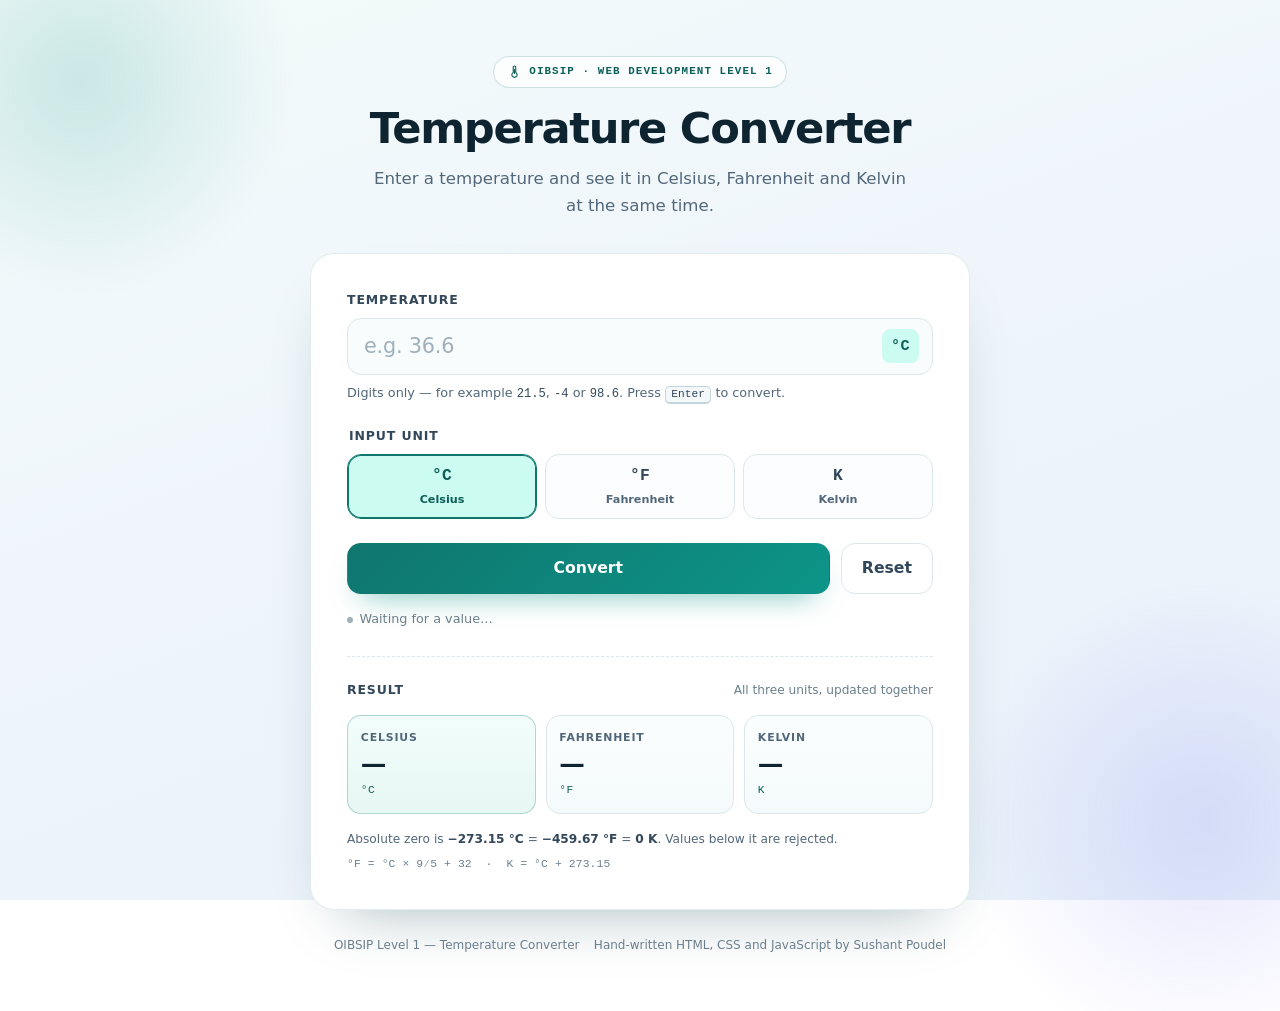
<file: WebDev-L1-TemperatureConverter/index.html>
<!DOCTYPE html>
<html lang="en">
<head>
  <meta charset="utf-8">
  <meta name="viewport" content="width=device-width, initial-scale=1">
  <title>Temperature Converter — Celsius, Fahrenheit &amp; Kelvin</title>
  <meta name="description" content="A clean temperature converter that shows Celsius, Fahrenheit and Kelvin at once, with live conversion and a friendly absolute-zero check.">
  <meta name="theme-color" content="#0f766e">
  <link rel="icon" type="image/svg+xml" href="assets/favicon.svg">
  <link rel="stylesheet" href="css/styles.css">
  <script src="js/converter.js" defer></script>
</head>
<body>
  <div class="bg-blob bg-blob--one" aria-hidden="true"></div>
  <div class="bg-blob bg-blob--two" aria-hidden="true"></div>

  <main class="page">
    <header class="page__header">
      <p class="page__badge">
        <svg viewBox="0 0 24 24" width="15" height="15" fill="none" stroke="currentColor" stroke-width="1.8" stroke-linecap="round" stroke-linejoin="round" aria-hidden="true" focusable="false">
          <path d="M10 13.6V5.2a2 2 0 1 1 4 0v8.4a4.2 4.2 0 1 1-4 0z"></path>
          <path d="M12 9v6.2"></path>
        </svg>
        OIBSIP · Web Development Level 1
      </p>
      <h1 class="page__title">Temperature Converter</h1>
      <p class="page__subtitle">
        Enter a temperature and see it in Celsius, Fahrenheit and Kelvin at the same time.
      </p>
    </header>

    <section class="card" aria-labelledby="card-title">
      <h2 class="visually-hidden" id="card-title">Convert a temperature</h2>

      <form class="converter" id="converter-form" novalidate>
        <div class="field">
          <label class="field__label" for="temperature">Temperature</label>
          <div class="input-shell">
            <input
              class="input"
              id="temperature"
              name="temperature"
              type="number"
              inputmode="decimal"
              step="any"
              placeholder="e.g. 36.6"
              autocomplete="off"
              spellcheck="false"
              aria-describedby="input-hint error-message">
            <span class="input-shell__unit" id="input-unit-symbol" aria-hidden="true">°C</span>
          </div>
          <p class="field__hint" id="input-hint">
            Digits only — for example <span class="field__example">21.5</span>, <span class="field__example">-4</span> or
            <span class="field__example">98.6</span>. Press <kbd>Enter</kbd> to convert.
          </p>
        </div>

        <fieldset class="unit-picker">
          <legend class="field__label">Input unit</legend>
          <div class="unit-picker__options">
            <label class="unit-option">
              <input type="radio" name="unit" value="C" checked>
              <span class="unit-option__body">
                <span class="unit-option__symbol">°C</span>
                <span class="unit-option__name">Celsius</span>
              </span>
            </label>
            <label class="unit-option">
              <input type="radio" name="unit" value="F">
              <span class="unit-option__body">
                <span class="unit-option__symbol">°F</span>
                <span class="unit-option__name">Fahrenheit</span>
              </span>
            </label>
            <label class="unit-option">
              <input type="radio" name="unit" value="K">
              <span class="unit-option__body">
                <span class="unit-option__symbol">K</span>
                <span class="unit-option__name">Kelvin</span>
              </span>
            </label>
          </div>
        </fieldset>

        <div class="actions">
          <button class="btn btn--primary" type="submit" id="convert-button">Convert</button>
          <button class="btn btn--ghost" type="button" id="reset-button">Reset</button>
        </div>

        <p class="form-status" id="status" role="status">Waiting for a value…</p>

        <div class="form-alert" id="error-message" role="alert" hidden>
          <svg viewBox="0 0 24 24" width="18" height="18" fill="none" stroke="currentColor" stroke-width="1.9" stroke-linecap="round" stroke-linejoin="round" aria-hidden="true" focusable="false">
            <circle cx="12" cy="12" r="9"></circle>
            <path d="M12 7.5v5.5M12 16.5h.01"></path>
          </svg>
          <p id="error-text"></p>
        </div>
      </form>

      <section class="results" aria-labelledby="results-title">
        <div class="results__head">
          <h2 class="results__title" id="results-title">Result</h2>
          <p class="results__hint">All three units, updated together</p>
        </div>

        <div class="result-grid">
          <div class="result-tile result-tile--primary" data-unit="C">
            <span class="result-tile__label">Celsius</span>
            <span class="result-tile__value" data-value="C">—</span>
            <span class="result-tile__symbol">°C</span>
          </div>
          <div class="result-tile" data-unit="F">
            <span class="result-tile__label">Fahrenheit</span>
            <span class="result-tile__value" data-value="F">—</span>
            <span class="result-tile__symbol">°F</span>
          </div>
          <div class="result-tile" data-unit="K">
            <span class="result-tile__label">Kelvin</span>
            <span class="result-tile__value" data-value="K">—</span>
            <span class="result-tile__symbol">K</span>
          </div>
        </div>

        <p class="results__note">
          Absolute zero is <strong>−273.15 °C</strong> = <strong>−459.67 °F</strong> = <strong>0 K</strong>.
          Values below it are rejected.
        </p>
        <p class="results__formula">°F = °C × 9⁄5 + 32 &nbsp;·&nbsp; K = °C + 273.15</p>
      </section>
    </section>

    <footer class="page__footer">
      <p>OIBSIP Level 1 — Temperature Converter</p>
      <p>Hand-written HTML, CSS and JavaScript by Sushant Poudel</p>
    </footer>
  </main>
</body>
</html>
</file>
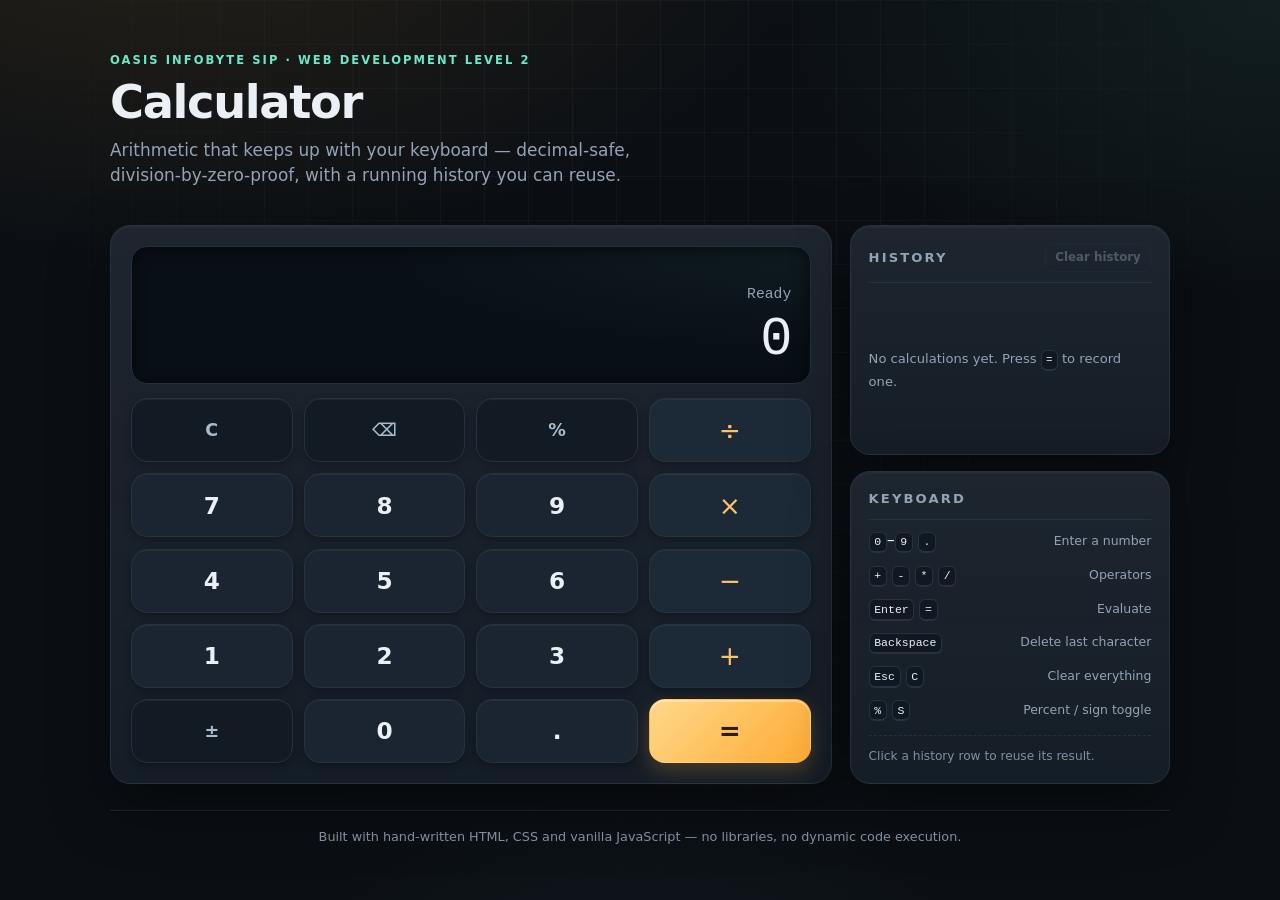
<file: WebDev-L2-Calculator/index.html>
<!DOCTYPE html>
<html lang="en">
<head>
  <meta charset="utf-8">
  <meta name="viewport" content="width=device-width, initial-scale=1">
  <title>Calculator — OIBSIP Web Development Level 2</title>
  <meta name="description" content="A keyboard-friendly browser calculator built with vanilla HTML, CSS and JavaScript: operator chaining, history, percentages and friendly division-by-zero handling.">
  <meta name="theme-color" content="#0b0f14">
  <link rel="icon" href="assets/favicon.svg" type="image/svg+xml">
  <link rel="stylesheet" href="css/styles.css">
  <script src="js/app.js" defer></script>
</head>
<body>
  <a class="skip-link" href="#keypad">Skip to keypad</a>

  <main class="page">
    <header class="masthead">
      <p class="masthead__eyebrow">Oasis Infobyte SIP &middot; Web Development Level 2</p>
      <h1 class="masthead__title">Calculator</h1>
      <p class="masthead__lede">
        Arithmetic that keeps up with your keyboard &mdash; decimal-safe, division-by-zero-proof,
        with a running history you can reuse.
      </p>
    </header>

    <div class="workspace">
      <section class="calculator" aria-labelledby="calc-heading">
        <h2 class="visually-hidden" id="calc-heading">Calculator</h2>

        <div class="display" id="display-panel">
          <p class="display__expression" id="expression">Ready</p>
          <p class="display__value" id="display" data-size="normal" role="status" aria-live="polite" aria-atomic="true">0</p>
        </div>

        <div class="keypad" id="keypad" role="group" aria-label="Calculator keypad">
          <button type="button" class="key key--function" data-action="clear" aria-label="Clear all">C</button>
          <button type="button" class="key key--function" data-action="backspace" aria-label="Delete last character">&#9003;</button>
          <button type="button" class="key key--function" data-action="percent" aria-label="Convert current entry to a percentage">%</button>
          <button type="button" class="key key--operator" data-action="operator" data-op="/" aria-label="Divide">&divide;</button>

          <button type="button" class="key key--number" data-action="digit" data-digit="7">7</button>
          <button type="button" class="key key--number" data-action="digit" data-digit="8">8</button>
          <button type="button" class="key key--number" data-action="digit" data-digit="9">9</button>
          <button type="button" class="key key--operator" data-action="operator" data-op="*" aria-label="Multiply">&times;</button>

          <button type="button" class="key key--number" data-action="digit" data-digit="4">4</button>
          <button type="button" class="key key--number" data-action="digit" data-digit="5">5</button>
          <button type="button" class="key key--number" data-action="digit" data-digit="6">6</button>
          <button type="button" class="key key--operator" data-action="operator" data-op="-" aria-label="Subtract">&minus;</button>

          <button type="button" class="key key--number" data-action="digit" data-digit="1">1</button>
          <button type="button" class="key key--number" data-action="digit" data-digit="2">2</button>
          <button type="button" class="key key--number" data-action="digit" data-digit="3">3</button>
          <button type="button" class="key key--operator" data-action="operator" data-op="+" aria-label="Add">+</button>

          <button type="button" class="key key--function" data-action="sign" aria-label="Toggle positive or negative sign">&plusmn;</button>
          <button type="button" class="key key--number" data-action="digit" data-digit="0">0</button>
          <button type="button" class="key key--decimal" data-action="decimal" aria-label="Decimal point">.</button>
          <button type="button" class="key key--equals" data-action="equals" aria-label="Equals">=</button>
        </div>
      </section>

      <div class="sidebar">
        <aside class="panel history" aria-labelledby="history-heading">
          <div class="history__header">
            <h2 class="history__title" id="history-heading">History</h2>
            <button type="button" class="history__clear" id="clear-history">Clear history</button>
          </div>
          <ol class="history__list" id="history-list"></ol>
          <p class="history__empty" id="history-empty">
            No calculations yet. Press <kbd>=</kbd> to record one.
          </p>
        </aside>

        <section class="panel shortcuts" aria-labelledby="shortcuts-heading">
          <h2 class="shortcuts__title" id="shortcuts-heading">Keyboard</h2>
          <dl class="shortcuts__list">
            <div class="shortcuts__row">
              <dt><kbd>0</kbd>&ndash;<kbd>9</kbd> <kbd>.</kbd></dt>
              <dd>Enter a number</dd>
            </div>
            <div class="shortcuts__row">
              <dt><kbd>+</kbd> <kbd>-</kbd> <kbd>*</kbd> <kbd>/</kbd></dt>
              <dd>Operators</dd>
            </div>
            <div class="shortcuts__row">
              <dt><kbd>Enter</kbd> <kbd>=</kbd></dt>
              <dd>Evaluate</dd>
            </div>
            <div class="shortcuts__row">
              <dt><kbd>Backspace</kbd></dt>
              <dd>Delete last character</dd>
            </div>
            <div class="shortcuts__row">
              <dt><kbd>Esc</kbd> <kbd>C</kbd></dt>
              <dd>Clear everything</dd>
            </div>
            <div class="shortcuts__row">
              <dt><kbd>%</kbd> <kbd>S</kbd></dt>
              <dd>Percent / sign toggle</dd>
            </div>
          </dl>
          <p class="shortcuts__note">Click a history row to reuse its result.</p>
        </section>
      </div>
    </div>

    <footer class="footer">
      <p>Built with hand-written HTML, CSS and vanilla JavaScript &mdash; no libraries, no dynamic code execution.</p>
    </footer>
  </main>
</body>
</html>
</file>
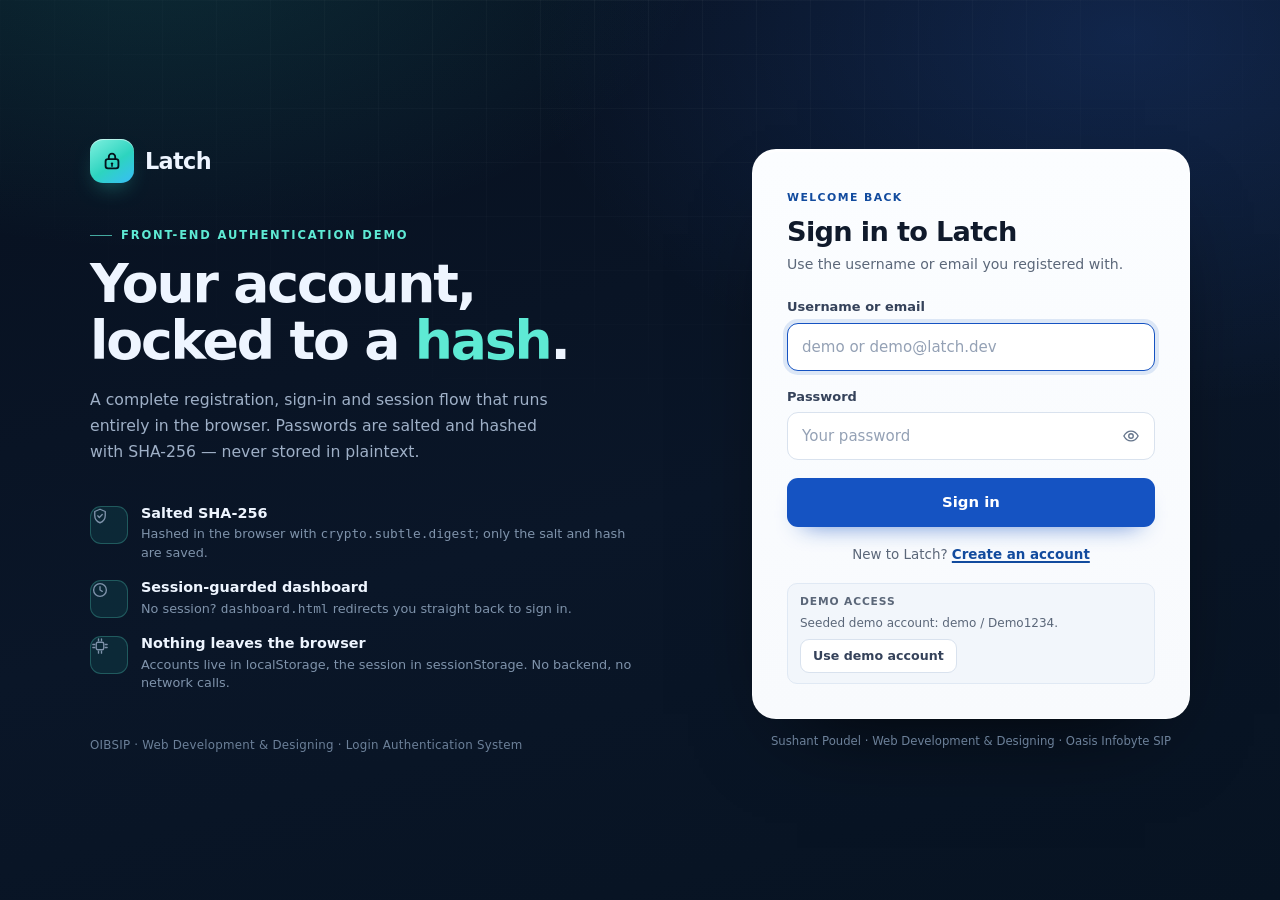
<file: WebDev-L2-LoginAuth/index.html>
<!DOCTYPE html>
<html lang="en">
<head>
  <meta charset="utf-8">
  <meta name="viewport" content="width=device-width, initial-scale=1">
  <title>Sign in — Latch</title>
  <meta name="description" content="Latch is a front-end login authentication demo with salted SHA-256 password hashing, session guards and a protected dashboard.">
  <link rel="icon" href="assets/favicon.svg" type="image/svg+xml">
  <link rel="stylesheet" href="css/styles.css">
  <script src="js/auth.js" defer></script>
  <script src="js/login.js" defer></script>
</head>
<body class="page page--auth">
  <div class="auth-shell">
    <section class="brand-panel" aria-label="About Latch">
      <p class="brand">
        <span class="brand__mark" aria-hidden="true">
          <svg viewBox="0 0 24 24" focusable="false">
            <rect x="5" y="10" width="14" height="10" rx="2.6" fill="none" stroke="currentColor" stroke-width="2"/>
            <path d="M8.5 10V7.5a3.5 3.5 0 0 1 7 0V10" fill="none" stroke="currentColor" stroke-width="2" stroke-linecap="round"/>
            <circle cx="12" cy="14.8" r="1.3" fill="currentColor"/>
            <path d="M12 16v1.8" fill="none" stroke="currentColor" stroke-width="1.7" stroke-linecap="round"/>
          </svg>
        </span>
        <span class="brand__name">Latch</span>
      </p>

      <p class="eyebrow">Front-end authentication demo</p>
      <h1 class="brand-panel__title">Your account, locked to a <em>hash</em>.</h1>
      <p class="brand-panel__lede">
        A complete registration, sign-in and session flow that runs entirely in the browser.
        Passwords are salted and hashed with SHA-256 — never stored in plaintext.
      </p>

      <ul class="feature-list">
        <li>
          <span class="feature-list__icon" aria-hidden="true">
            <svg viewBox="0 0 24 24" focusable="false">
              <path d="M12 3 5 6v5.2c0 4.3 3 8.2 7 9.8 4-1.6 7-5.5 7-9.8V6l-7-3Z" fill="none" stroke="currentColor" stroke-width="1.8" stroke-linejoin="round"/>
              <path d="m9 11.8 2.1 2.1 3.9-4" fill="none" stroke="currentColor" stroke-width="1.8" stroke-linecap="round" stroke-linejoin="round"/>
            </svg>
          </span>
          <div>
            <strong>Salted SHA-256</strong>
            <span>Hashed in the browser with <code>crypto.subtle.digest</code>; only the salt and hash are saved.</span>
          </div>
        </li>
        <li>
          <span class="feature-list__icon" aria-hidden="true">
            <svg viewBox="0 0 24 24" focusable="false">
              <circle cx="12" cy="12" r="8.5" fill="none" stroke="currentColor" stroke-width="1.8"/>
              <path d="M12 7.5V12l3 1.8" fill="none" stroke="currentColor" stroke-width="1.8" stroke-linecap="round" stroke-linejoin="round"/>
            </svg>
          </span>
          <div>
            <strong>Session-guarded dashboard</strong>
            <span>No session? <code>dashboard.html</code> redirects you straight back to sign in.</span>
          </div>
        </li>
        <li>
          <span class="feature-list__icon" aria-hidden="true">
            <svg viewBox="0 0 24 24" focusable="false">
              <rect x="7" y="7" width="10" height="10" rx="2" fill="none" stroke="currentColor" stroke-width="1.8"/>
              <path d="M10 2.5V5M14 2.5V5M10 19v2.5M14 19v2.5M2.5 10H5M2.5 14H5M19 10h2.5M19 14h2.5" fill="none" stroke="currentColor" stroke-width="1.8" stroke-linecap="round"/>
            </svg>
          </span>
          <div>
            <strong>Nothing leaves the browser</strong>
            <span>Accounts live in localStorage, the session in sessionStorage. No backend, no network calls.</span>
          </div>
        </li>
      </ul>

      <p class="brand-panel__foot">OIBSIP · Web Development &amp; Designing · Login Authentication System</p>
    </section>

    <main class="auth-main">
      <div class="mobile-brand">
        <span class="brand__mark" aria-hidden="true">
          <svg viewBox="0 0 24 24" focusable="false">
            <rect x="5" y="10" width="14" height="10" rx="2.6" fill="none" stroke="currentColor" stroke-width="2"/>
            <path d="M8.5 10V7.5a3.5 3.5 0 0 1 7 0V10" fill="none" stroke="currentColor" stroke-width="2" stroke-linecap="round"/>
            <circle cx="12" cy="14.8" r="1.3" fill="currentColor"/>
            <path d="M12 16v1.8" fill="none" stroke="currentColor" stroke-width="1.7" stroke-linecap="round"/>
          </svg>
        </span>
        <span class="brand__name">Latch</span>
        <span class="mobile-brand__badge">Auth demo</span>
      </div>

      <section class="auth-card" aria-labelledby="loginTitle">
        <div class="banner banner--success" id="flash" role="status" hidden></div>
        <div class="banner banner--info" id="sessionNote" hidden></div>

        <header class="auth-card__head">
          <p class="eyebrow eyebrow--card">Welcome back</p>
          <h2 id="loginTitle">Sign in to Latch</h2>
          <p class="auth-card__sub">Use the username or email you registered with.</p>
        </header>

        <div class="alert" id="formError" role="alert" hidden></div>

        <form class="form" id="loginForm" novalidate>
          <div class="field">
            <label for="identifier">Username or email</label>
            <input
              id="identifier"
              name="identifier"
              type="text"
              placeholder="demo or demo@latch.dev"
              autocomplete="username"
              autocapitalize="none"
              spellcheck="false"
              aria-describedby="identifierError"
            >
            <p class="field__error" id="identifierError" role="alert" hidden></p>
          </div>

          <div class="field">
            <label for="password">Password</label>
            <div class="input-group">
              <input
                id="password"
                name="password"
                type="password"
                placeholder="Your password"
                autocomplete="current-password"
                aria-describedby="passwordError"
              >
              <button
                class="reveal"
                id="togglePassword"
                type="button"
                aria-label="Show password"
                aria-pressed="false"
              >
                <svg viewBox="0 0 24 24" aria-hidden="true" focusable="false">
                  <path d="M2.5 12S6 5.5 12 5.5 21.5 12 21.5 12 18 18.5 12 18.5 2.5 12 2.5 12Z" fill="none" stroke="currentColor" stroke-width="1.8" stroke-linejoin="round"/>
                  <circle cx="12" cy="12" r="3" fill="none" stroke="currentColor" stroke-width="1.8"/>
                </svg>
              </button>
            </div>
            <p class="field__error" id="passwordError" role="alert" hidden></p>
          </div>

          <button class="btn btn--primary" type="submit" id="loginSubmit">Sign in</button>
        </form>

        <p class="switch-note">New to Latch? <a href="register.html">Create an account</a></p>

        <div class="demo-hint">
          <p class="demo-hint__title">Demo access</p>
          <p class="demo-hint__text" id="demoHintText">Checking this browser for registered accounts…</p>
          <button class="btn btn--quiet btn--small" type="button" id="fillDemo" hidden>Use demo account</button>
        </div>

        <p class="secure-note" id="secureNote" hidden></p>
      </section>

      <p class="auth-main__foot">Sushant Poudel · Web Development &amp; Designing · Oasis Infobyte SIP</p>
    </main>
  </div>

  <p class="visually-hidden" id="liveStatus" role="status" aria-live="polite"></p>
</body>
</html>
</file>
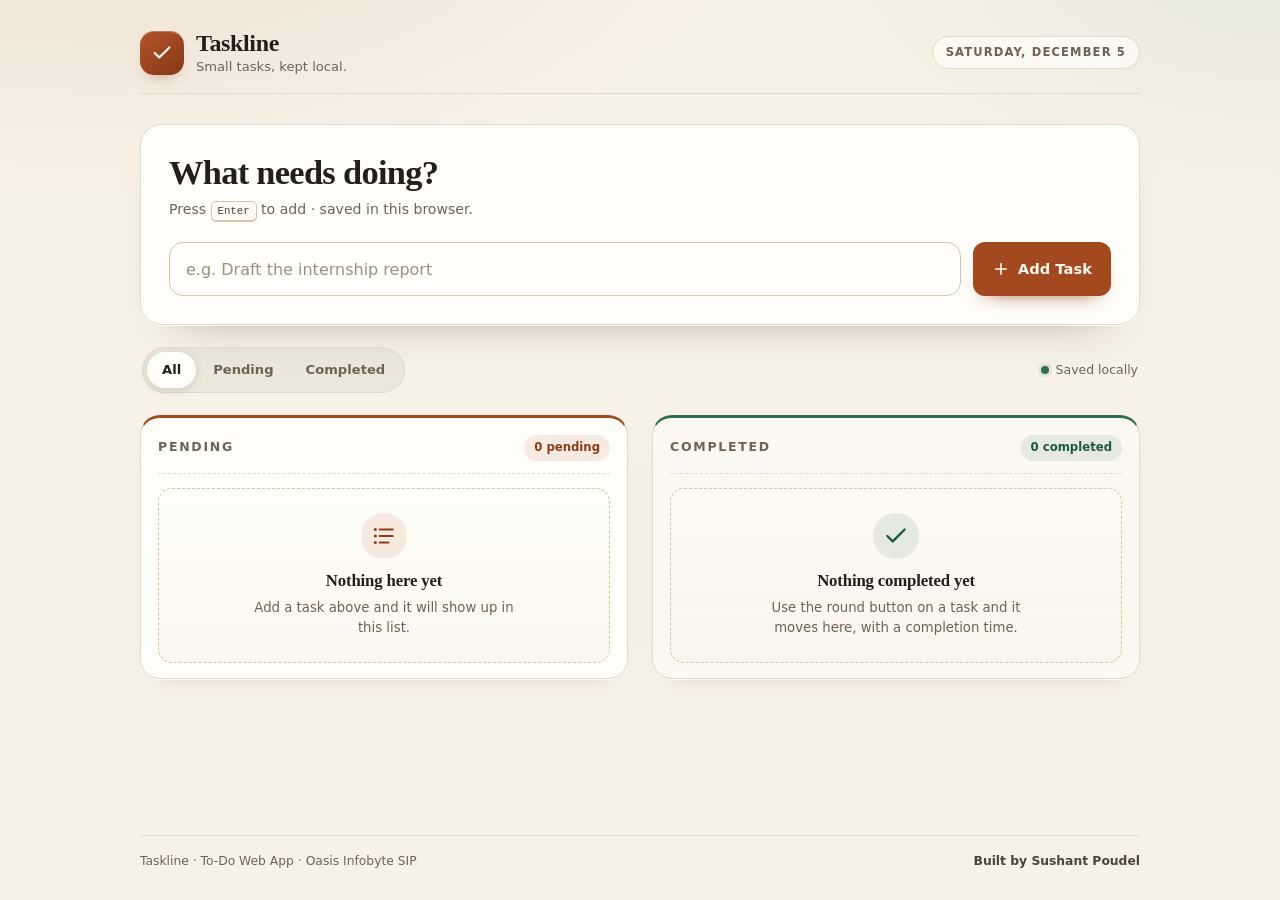
<file: WebDev-L2-TodoApp/index.html>
<!DOCTYPE html>
<html lang="en">
<head>
  <meta charset="utf-8">
  <meta name="viewport" content="width=device-width, initial-scale=1">
  <title>Taskline — To-Do Web App</title>
  <meta name="description" content="Taskline is a calm, keyboard-friendly to-do app with pending and completed lists, inline editing, timestamps and local persistence.">
  <link rel="icon" href="assets/favicon.svg" type="image/svg+xml">
  <link rel="stylesheet" href="css/styles.css">
  <script src="js/app.js" defer></script>
</head>
<body>
  <a class="skip-link" href="#main">Skip to main content</a>

  <div class="app">
    <header class="topbar">
      <div class="brand">
        <span class="brand__mark" aria-hidden="true">
          <svg viewBox="0 0 24 24" width="22" height="22" focusable="false">
            <path d="M20 6 9 17l-5-5" fill="none" stroke="currentColor" stroke-width="2.4" stroke-linecap="round" stroke-linejoin="round"/>
          </svg>
        </span>
        <div class="brand__text">
          <p class="brand__name">Taskline</p>
          <p class="brand__tagline">Small tasks, kept local.</p>
        </div>
      </div>
      <p class="today" id="todayChip">Today</p>
    </header>

    <main class="main" id="main">
      <section class="composer" aria-labelledby="composerTitle">
        <div class="composer__intro">
          <h1 id="composerTitle">What needs doing?</h1>
          <p class="composer__hint">
            Press <kbd>Enter</kbd> to add · saved in this browser.
          </p>
        </div>

        <form class="add-form" id="addForm" novalidate>
          <div class="add-form__field">
            <label class="visually-hidden" for="taskInput">New task</label>
            <input
              class="add-form__input"
              id="taskInput"
              name="task"
              type="text"
              placeholder="e.g. Draft the internship report"
              maxlength="120"
              autocomplete="off"
              spellcheck="true"
              aria-describedby="addError"
            >
            <p class="form-error" id="addError" role="alert" hidden></p>
          </div>
          <button class="btn btn--primary" type="submit">
            <svg viewBox="0 0 24 24" width="18" height="18" aria-hidden="true" focusable="false">
              <path d="M12 5v14M5 12h14" fill="none" stroke="currentColor" stroke-width="2.2" stroke-linecap="round"/>
            </svg>
            Add Task
          </button>
        </form>
      </section>

      <div class="toolbar">
        <div class="filters" role="group" aria-label="Filter tasks">
          <button class="filter is-active" type="button" data-filter="all" aria-pressed="true">All</button>
          <button class="filter" type="button" data-filter="pending" aria-pressed="false">Pending</button>
          <button class="filter" type="button" data-filter="completed" aria-pressed="false">Completed</button>
        </div>
        <p class="storage-note">
          <span class="storage-note__dot" aria-hidden="true"></span>
          Saved locally
        </p>
      </div>

      <div class="lists">
        <section class="panel panel--pending" id="pendingPanel" aria-labelledby="pendingTitle">
          <header class="panel__head">
            <h2 class="panel__title" id="pendingTitle">Pending</h2>
            <span class="count count--pending" id="pendingCount">0 pending</span>
          </header>

          <ul class="task-list" id="pendingList"></ul>

          <div class="empty" id="pendingEmpty" hidden>
            <span class="empty__icon" aria-hidden="true">
              <svg viewBox="0 0 24 24" width="26" height="26" focusable="false">
                <path d="M8 6h12M8 12h12M8 18h8" fill="none" stroke="currentColor" stroke-width="2" stroke-linecap="round"/>
                <circle cx="4" cy="6" r="1.4" fill="currentColor"/>
                <circle cx="4" cy="12" r="1.4" fill="currentColor"/>
                <circle cx="4" cy="18" r="1.4" fill="currentColor"/>
              </svg>
            </span>
            <p class="empty__title" id="pendingEmptyTitle">Nothing here yet</p>
            <p class="empty__text" id="pendingEmptyText">Add a task above and it will show up in this list.</p>
          </div>
        </section>

        <section class="panel panel--completed" id="completedPanel" aria-labelledby="completedTitle">
          <header class="panel__head">
            <h2 class="panel__title" id="completedTitle">Completed</h2>
            <span class="count count--completed" id="completedCount">0 completed</span>
          </header>

          <ul class="task-list task-list--completed" id="completedList"></ul>

          <div class="empty" id="completedEmpty" hidden>
            <span class="empty__icon empty__icon--completed" aria-hidden="true">
              <svg viewBox="0 0 24 24" width="26" height="26" focusable="false">
                <path d="M20 6 9 17l-5-5" fill="none" stroke="currentColor" stroke-width="2.2" stroke-linecap="round" stroke-linejoin="round"/>
              </svg>
            </span>
            <p class="empty__title" id="completedEmptyTitle">Nothing completed yet</p>
            <p class="empty__text" id="completedEmptyText">Use the round button on a task and it moves here, with a completion time.</p>
          </div>

          <div class="panel__foot">
            <button class="btn btn--ghost" id="clearCompleted" type="button" hidden>Clear completed</button>
          </div>
        </section>
      </div>
    </main>

    <footer class="footer">
      <p>Taskline · To-Do Web App · Oasis Infobyte SIP</p>
      <p class="footer__author">Built by Sushant Poudel</p>
    </footer>
  </div>

  <div class="toast" id="toast" role="status" aria-live="polite" hidden>
    <p class="toast__text" id="toastText"></p>
    <button class="toast__action" id="toastAction" type="button" hidden>Undo</button>
    <button class="toast__close" id="toastClose" type="button" aria-label="Dismiss notification">
      <svg viewBox="0 0 24 24" width="16" height="16" aria-hidden="true" focusable="false">
        <path d="M6 6l12 12M18 6 6 18" fill="none" stroke="currentColor" stroke-width="2" stroke-linecap="round"/>
      </svg>
    </button>
  </div>

  <p class="visually-hidden" id="liveStatus" role="status" aria-live="polite"></p>
</body>
</html>
</file>
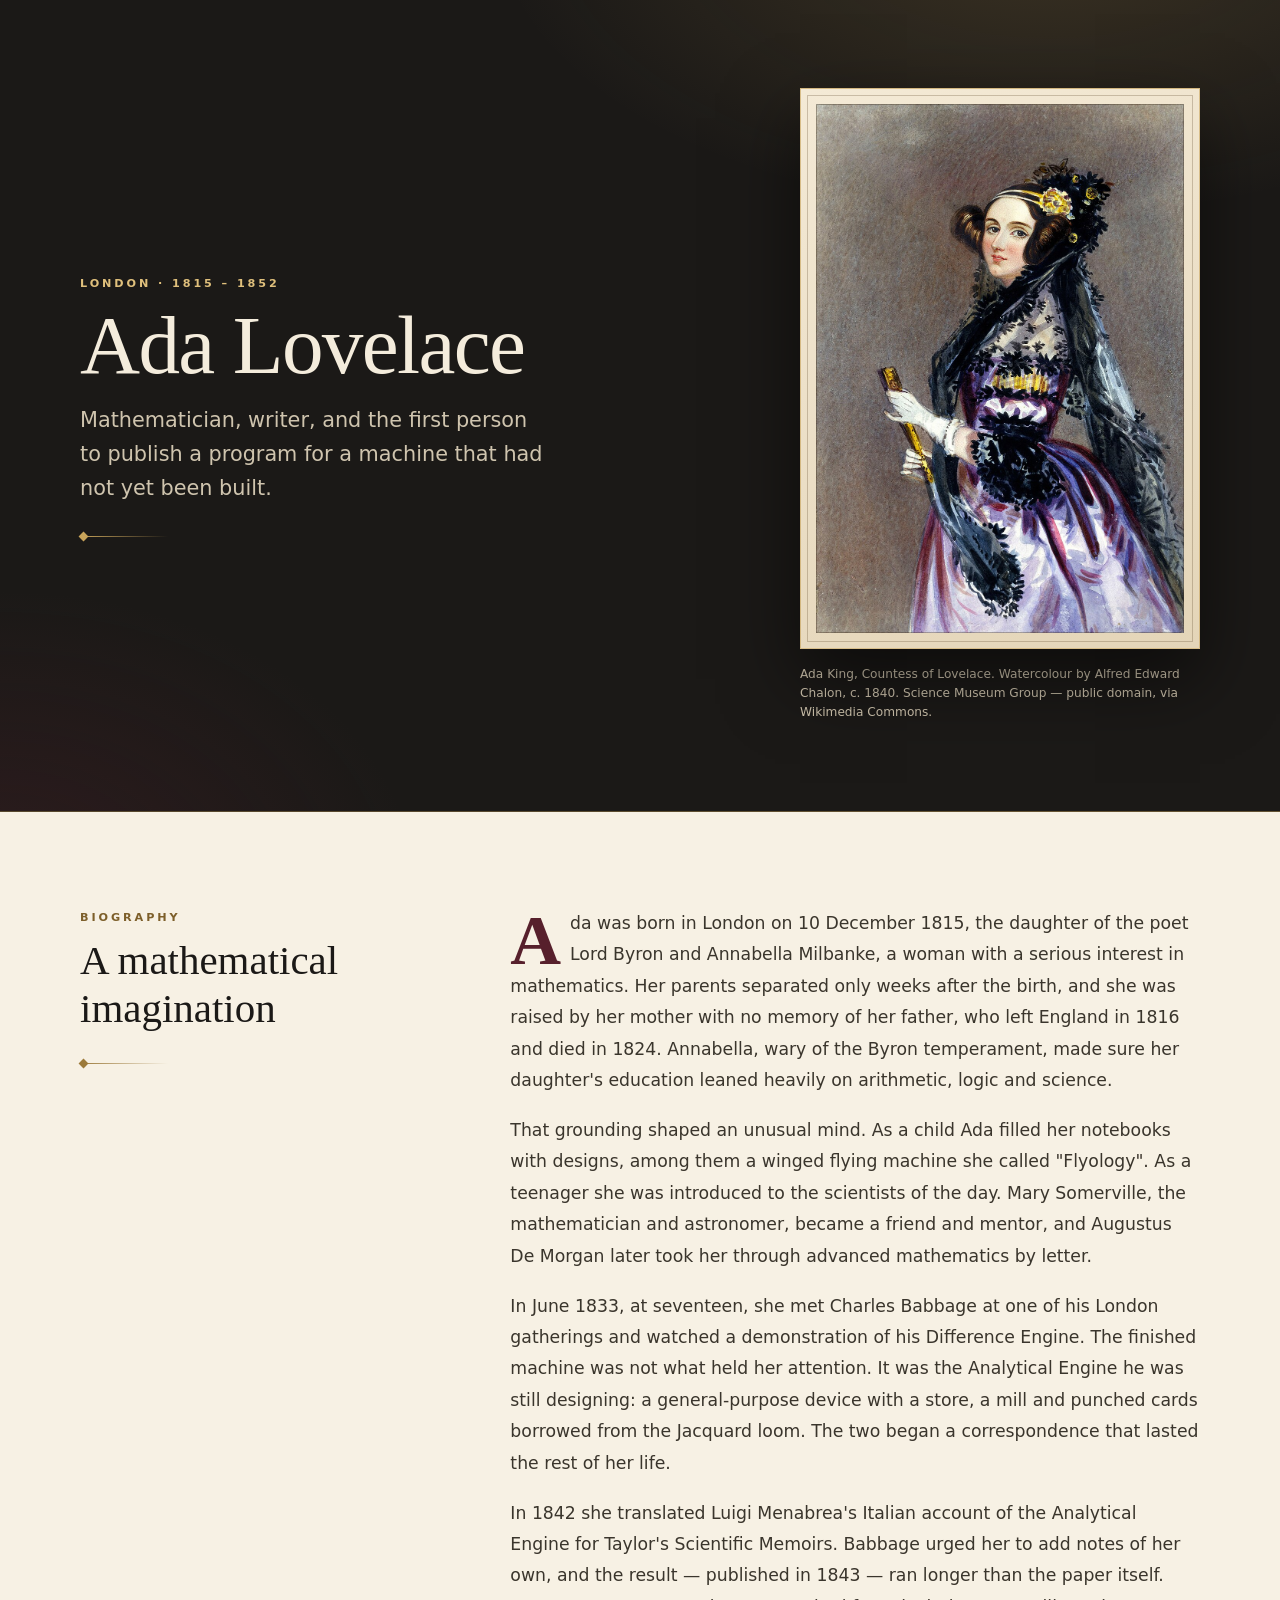
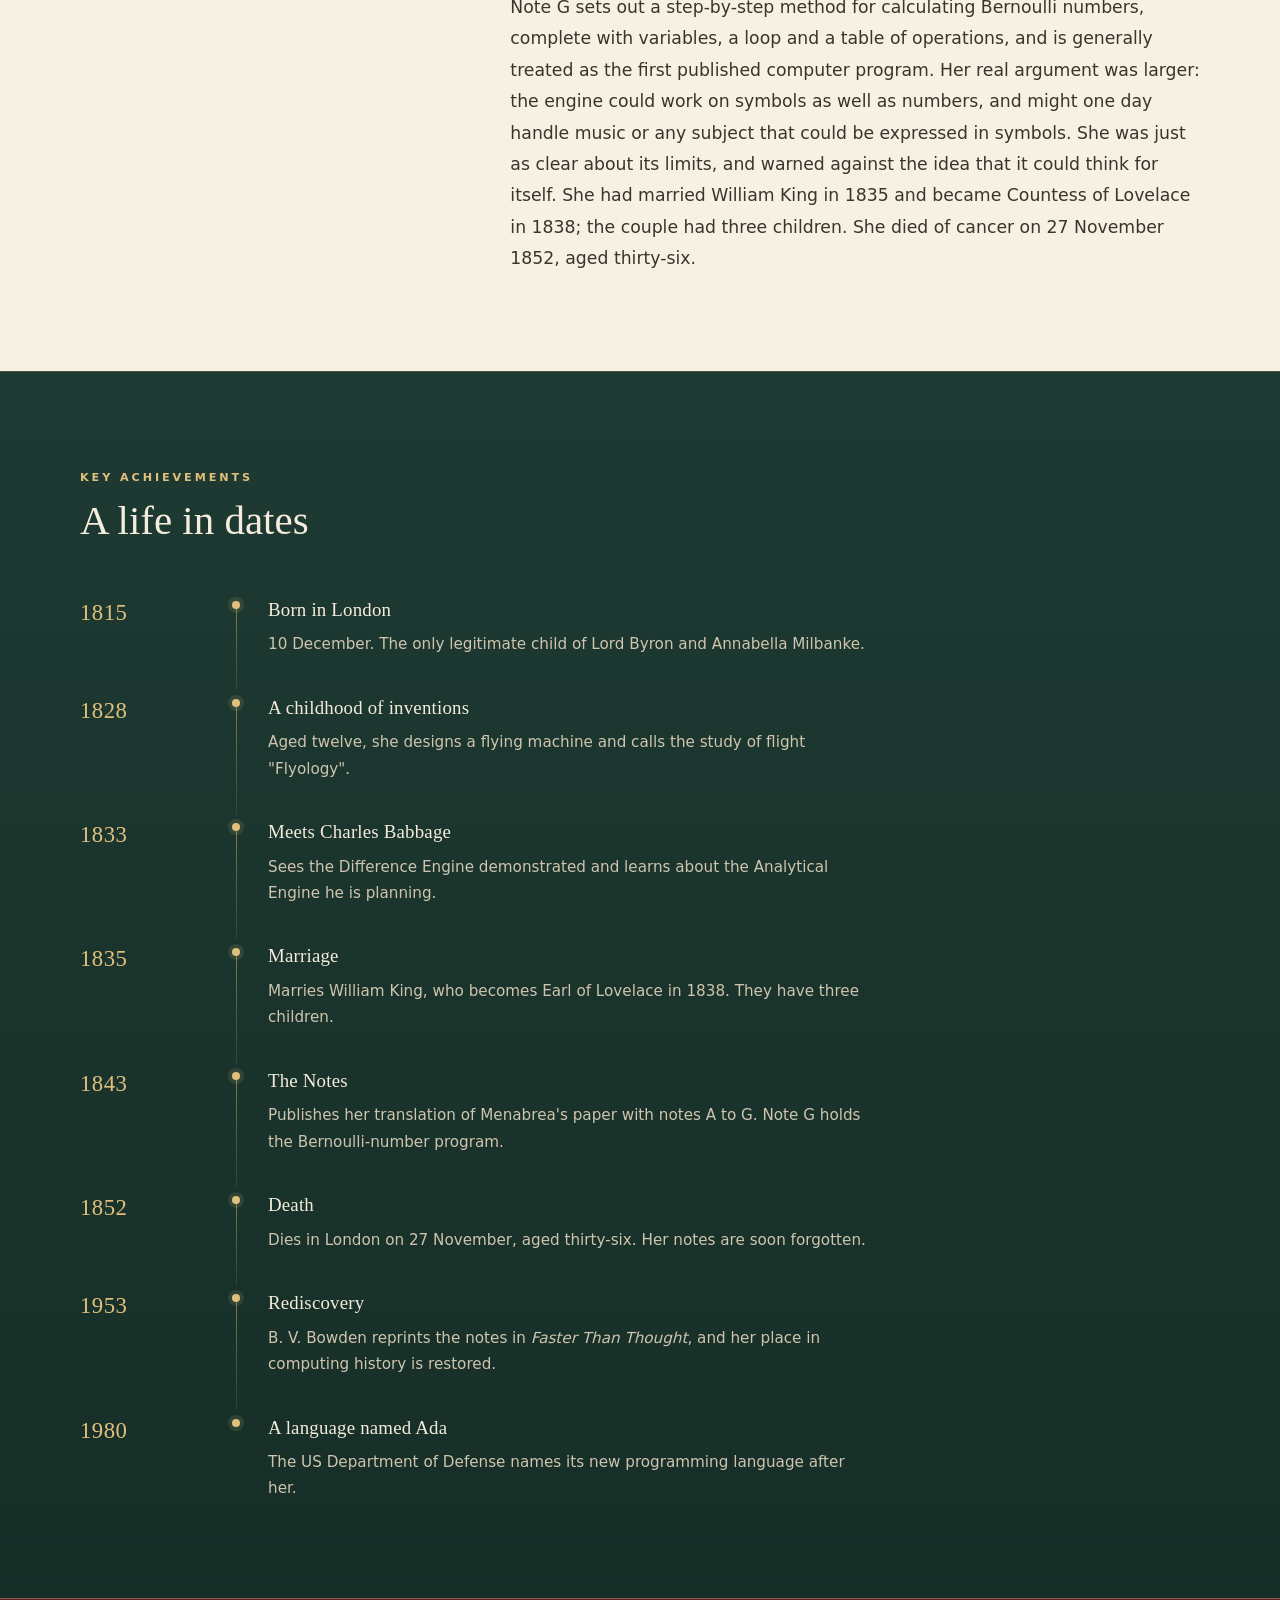
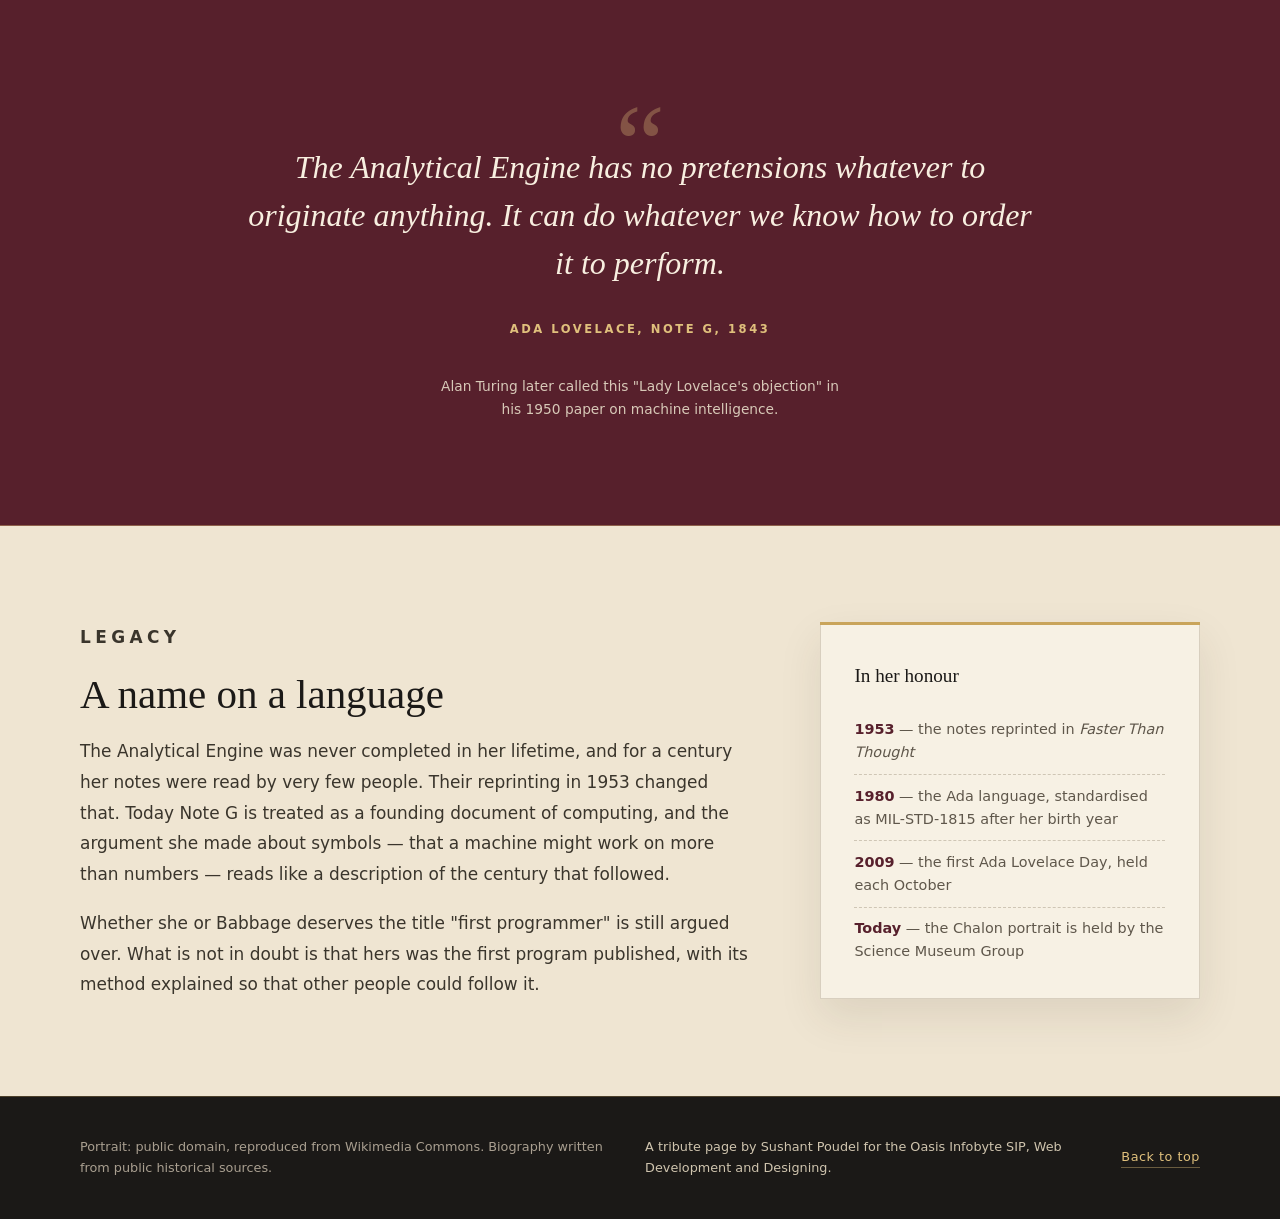
<file: WebDev-L2-TributePage/index.html>
<!DOCTYPE html>
<html lang="en">
<head>
  <meta charset="utf-8">
  <meta name="viewport" content="width=device-width, initial-scale=1">
  <title>Ada Lovelace — Tribute Page</title>
  <meta name="description" content="A tribute to Ada Lovelace (1815–1852), mathematician and author of the first published computer program, with a short biography, timeline and her own words.">
  <meta name="theme-color" content="#1c1a17">
  <link rel="icon" href="assets/favicon.svg" type="image/svg+xml">
  <link rel="stylesheet" href="css/styles.css">
</head>
<body id="top">
  <a class="skip-link" href="#main">Skip to the story</a>

  <header class="hero">
    <div class="hero-grid">
      <div class="hero-copy">
        <p class="kicker">London · 1815 – 1852</p>
        <h1>Ada Lovelace</h1>
        <p class="tagline">
          Mathematician, writer, and the first person to publish a program for a machine
          that had not yet been built.
        </p>
        <div class="ornament" aria-hidden="true"></div>
      </div>

      <figure class="portrait">
        <div class="portrait-mat">
          <img src="assets/ada-lovelace-portrait.jpg" width="960" height="1379"
               alt="Watercolour portrait of Ada Lovelace in a lilac dress and black lace shawl, holding a small fan.">
        </div>
        <figcaption>
          Ada King, Countess of Lovelace. Watercolour by Alfred Edward Chalon, c. 1840.
          Science Museum Group — public domain, via Wikimedia Commons.
        </figcaption>
      </figure>
    </div>
  </header>

  <main id="main">
    <section class="intro" aria-labelledby="intro-heading">
      <div class="wrap intro-grid">
        <div class="intro-aside">
          <p class="kicker kicker-dark">Biography</p>
          <h2 id="intro-heading">A mathematical imagination</h2>
          <div class="ornament ornament-dark" aria-hidden="true"></div>
        </div>

        <div class="intro-text">
          <p class="lead">
            Ada was born in London on 10 December 1815, the daughter of the poet Lord Byron and
            Annabella Milbanke, a woman with a serious interest in mathematics. Her parents
            separated only weeks after the birth, and she was raised by her mother with no
            memory of her father, who left England in 1816 and died in 1824. Annabella, wary of
            the Byron temperament, made sure her daughter's education leaned heavily on
            arithmetic, logic and science.
          </p>
          <p>
            That grounding shaped an unusual mind. As a child Ada filled her notebooks with
            designs, among them a winged flying machine she called "Flyology". As a teenager she
            was introduced to the scientists of the day. Mary Somerville, the mathematician and
            astronomer, became a friend and mentor, and Augustus De Morgan later took her through
            advanced mathematics by letter.
          </p>
          <p>
            In June 1833, at seventeen, she met Charles Babbage at one of his London gatherings
            and watched a demonstration of his Difference Engine. The finished machine was not
            what held her attention. It was the Analytical Engine he was still designing: a
            general-purpose device with a store, a mill and punched cards borrowed from the
            Jacquard loom. The two began a correspondence that lasted the rest of her life.
          </p>
          <p>
            In 1842 she translated Luigi Menabrea's Italian account of the Analytical Engine for
            Taylor's Scientific Memoirs. Babbage urged her to add notes of her own, and the result
            — published in 1843 — ran longer than the paper itself. Note G sets out a step-by-step
            method for calculating Bernoulli numbers, complete with variables, a loop and a table
            of operations, and is generally treated as the first published computer program. Her
            real argument was larger: the engine could work on symbols as well as numbers, and
            might one day handle music or any subject that could be expressed in symbols. She was
            just as clear about its limits, and warned against the idea that it could think for
            itself. She had married William King in 1835 and became Countess of Lovelace in 1838;
            the couple had three children. She died of cancer on 27 November 1852, aged
            thirty-six.
          </p>
        </div>
      </div>
    </section>

    <section class="timeline-section" aria-labelledby="timeline-heading">
      <div class="wrap">
        <p class="kicker kicker-light">Key achievements</p>
        <h2 id="timeline-heading">A life in dates</h2>

        <ol class="timeline">
          <li>
            <span class="year">1815</span>
            <div class="entry">
              <h3>Born in London</h3>
              <p>10 December. The only legitimate child of Lord Byron and Annabella Milbanke.</p>
            </div>
          </li>
          <li>
            <span class="year">1828</span>
            <div class="entry">
              <h3>A childhood of inventions</h3>
              <p>Aged twelve, she designs a flying machine and calls the study of flight "Flyology".</p>
            </div>
          </li>
          <li>
            <span class="year">1833</span>
            <div class="entry">
              <h3>Meets Charles Babbage</h3>
              <p>Sees the Difference Engine demonstrated and learns about the Analytical Engine he is planning.</p>
            </div>
          </li>
          <li>
            <span class="year">1835</span>
            <div class="entry">
              <h3>Marriage</h3>
              <p>Marries William King, who becomes Earl of Lovelace in 1838. They have three children.</p>
            </div>
          </li>
          <li>
            <span class="year">1843</span>
            <div class="entry">
              <h3>The Notes</h3>
              <p>Publishes her translation of Menabrea's paper with notes A to G. Note G holds the Bernoulli-number program.</p>
            </div>
          </li>
          <li>
            <span class="year">1852</span>
            <div class="entry">
              <h3>Death</h3>
              <p>Dies in London on 27 November, aged thirty-six. Her notes are soon forgotten.</p>
            </div>
          </li>
          <li>
            <span class="year">1953</span>
            <div class="entry">
              <h3>Rediscovery</h3>
              <p>B. V. Bowden reprints the notes in <em>Faster Than Thought</em>, and her place in computing history is restored.</p>
            </div>
          </li>
          <li>
            <span class="year">1980</span>
            <div class="entry">
              <h3>A language named Ada</h3>
              <p>The US Department of Defense names its new programming language after her.</p>
            </div>
          </li>
        </ol>
      </div>
    </section>

    <section class="quote-band" aria-labelledby="quote-heading">
      <div class="quote-wrap">
        <h2 id="quote-heading" class="visually-hidden">In her own words</h2>
        <blockquote>
          <p>The Analytical Engine has no pretensions whatever to originate anything.
            It can do whatever we know how to order it to perform.</p>
          <footer><cite>Ada Lovelace, Note G, 1843</cite></footer>
        </blockquote>
        <p class="afterword">
          Alan Turing later called this "Lady Lovelace's objection" in his 1950 paper
          on machine intelligence.
        </p>
      </div>
    </section>

    <section class="legacy" aria-labelledby="legacy-heading">
      <div class="wrap legacy-grid">
        <div class="legacy-copy">
          <p class="kicker kicker-dark">Legacy</p>
          <h2 id="legacy-heading">A name on a language</h2>
          <p>
            The Analytical Engine was never completed in her lifetime, and for a century her
            notes were read by very few people. Their reprinting in 1953 changed that. Today
            Note G is treated as a founding document of computing, and the argument she made
            about symbols — that a machine might work on more than numbers — reads like a
            description of the century that followed.
          </p>
          <p>
            Whether she or Babbage deserves the title "first programmer" is still argued over.
            What is not in doubt is that hers was the first program published, with its method
            explained so that other people could follow it.
          </p>
        </div>

        <aside class="honours" aria-labelledby="honours-heading">
          <h3 id="honours-heading">In her honour</h3>
          <ul>
            <li><strong>1953</strong> — the notes reprinted in <em>Faster Than Thought</em></li>
            <li><strong>1980</strong> — the Ada language, standardised as MIL-STD-1815 after her birth year</li>
            <li><strong>2009</strong> — the first Ada Lovelace Day, held each October</li>
            <li><strong>Today</strong> — the Chalon portrait is held by the Science Museum Group</li>
          </ul>
        </aside>
      </div>
    </section>
  </main>

  <footer class="site-footer">
    <div class="wrap footer-grid">
      <p>
        Portrait: public domain, reproduced from Wikimedia Commons.
        Biography written from public historical sources.
      </p>
      <p class="footer-credit">
        A tribute page by Sushant Poudel for the Oasis Infobyte SIP,
        Web Development and Designing.
      </p>
      <a class="back-top" href="#top">Back to top</a>
    </div>
  </footer>
</body>
</html>
</file>
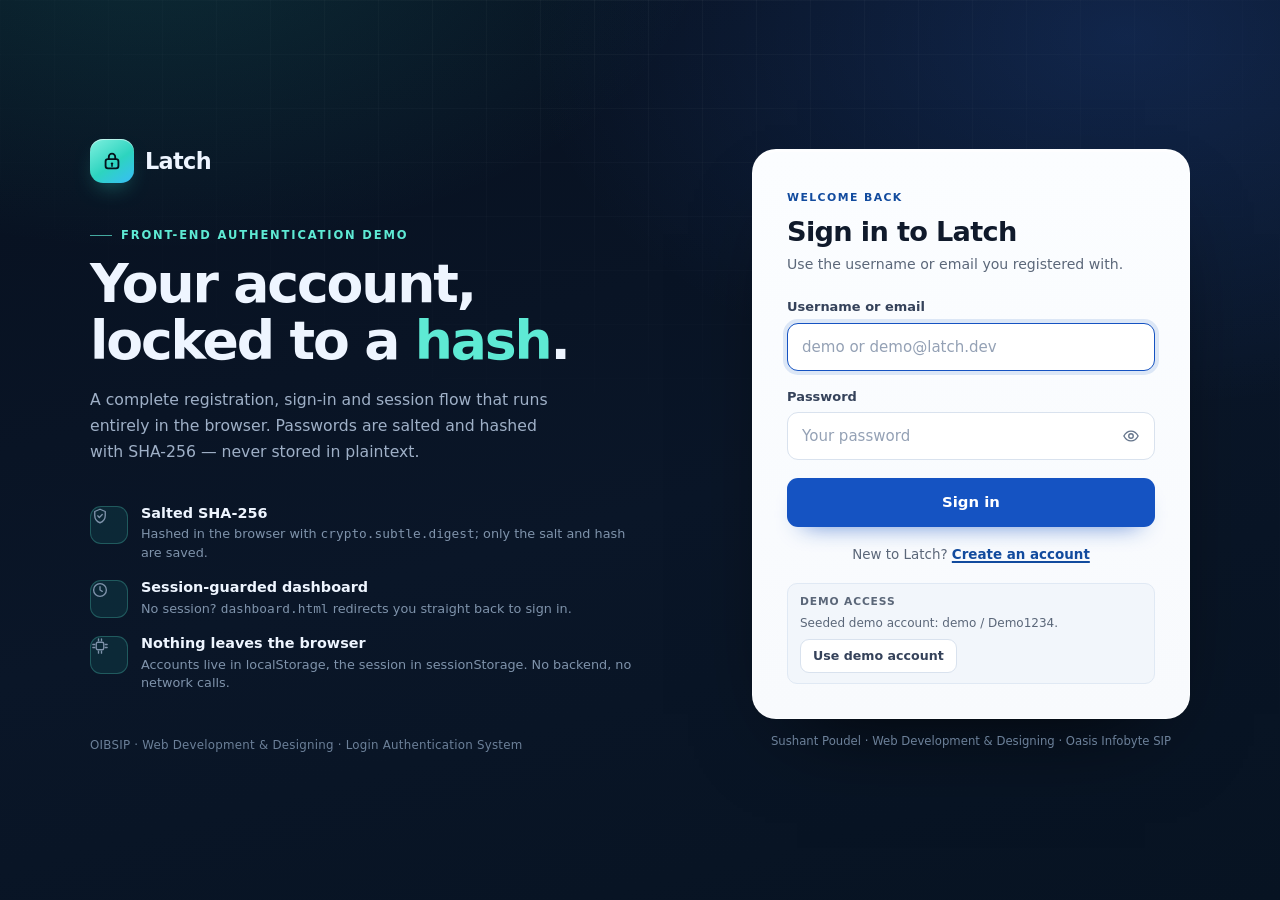
<file: WebDev-L2-LoginAuth/dashboard.html>
<!DOCTYPE html>
<html lang="en">
<head>
  <meta charset="utf-8">
  <meta name="viewport" content="width=device-width, initial-scale=1">
  <title>Dashboard — Latch</title>
  <meta name="description" content="Latch protected dashboard: account details, password storage scheme and an active session guarded by sessionStorage.">
  <link rel="icon" href="assets/favicon.svg" type="image/svg+xml">
  <link rel="stylesheet" href="css/styles.css">
  <script src="js/auth.js" defer></script>
  <script src="js/dashboard.js" defer></script>
</head>
<body class="page page--dashboard is-pending">
  <div class="app-shell">
    <header class="appbar">
      <a class="brand" href="dashboard.html" aria-label="Latch dashboard home">
        <span class="brand__mark" aria-hidden="true">
          <svg viewBox="0 0 24 24" focusable="false">
            <rect x="5" y="10" width="14" height="10" rx="2.6" fill="none" stroke="currentColor" stroke-width="2"/>
            <path d="M8.5 10V7.5a3.5 3.5 0 0 1 7 0V10" fill="none" stroke="currentColor" stroke-width="2" stroke-linecap="round"/>
            <circle cx="12" cy="14.8" r="1.3" fill="currentColor"/>
            <path d="M12 16v1.8" fill="none" stroke="currentColor" stroke-width="1.7" stroke-linecap="round"/>
          </svg>
        </span>
        <span class="brand__name">Latch</span>
      </a>

      <div class="appbar__actions">
        <span class="pill pill--secure">
          <span class="pill__dot" aria-hidden="true"></span>
          Session active
        </span>
        <button class="btn btn--ghost-dark btn--small" type="button" id="logoutBtn">Logout</button>
      </div>
    </header>

    <main class="dashboard" id="dashboard">
      <div class="welcome">
        <p class="eyebrow">Protected page</p>
        <h1>Welcome back, <span id="displayName">there</span>.</h1>
        <p class="welcome__sub">
          This page checks <code>sessionStorage</code> before it shows anything. Open
          <code>dashboard.html</code> in a fresh tab and you will land on the sign-in page instead.
        </p>
      </div>

      <div class="dashboard-grid">
        <section class="card card--account" aria-labelledby="accountTitle">
          <div class="card__head">
            <h2 id="accountTitle">Account</h2>
            <span class="badge badge--ok">Signed in</span>
          </div>

          <div class="account">
            <span class="avatar" id="avatar" aria-hidden="true">?</span>
            <div>
              <p class="account__name" id="accountUsername">—</p>
              <p class="account__email" id="accountEmail">—</p>
            </div>
          </div>

          <dl class="meta-list">
            <div>
              <dt>Member since</dt>
              <dd id="memberSince">—</dd>
            </div>
            <div>
              <dt>This session</dt>
              <dd id="sessionStarted">—</dd>
            </div>
            <div>
              <dt>Session storage</dt>
              <dd>sessionStorage — cleared when this tab closes</dd>
            </div>
          </dl>
        </section>

        <section class="card card--security" aria-labelledby="securityTitle">
          <div class="card__head">
            <h2 id="securityTitle">How your password is stored</h2>
            <span class="badge badge--ok">Hashed</span>
          </div>

          <dl class="meta-list">
            <div>
              <dt>Algorithm</dt>
              <dd>SHA-256 via <code>crypto.subtle.digest</code></dd>
            </div>
            <div>
              <dt>Iterations</dt>
              <dd id="iterations">—</dd>
            </div>
            <div>
              <dt>Salt (hex)</dt>
              <dd class="mono" id="salt">—</dd>
            </div>
            <div>
              <dt>Stored hash</dt>
              <dd class="mono" id="hashPrefix">—</dd>
            </div>
          </dl>

          <p class="card__note">
            The password itself is not saved anywhere. Latch keeps the salt and the hash above,
            in localStorage, and compares hashes when you sign in.
          </p>

          <details class="record">
            <summary>Show the stored user record</summary>
            <pre id="userRecord">{}</pre>
          </details>
        </section>

        <section class="card card--session" aria-labelledby="sessionTitle">
          <div class="card__head">
            <h2 id="sessionTitle">Session guard</h2>
            <span class="badge badge--ok">Active</span>
          </div>

          <ul class="guard-list">
            <li>
              <span class="guard-list__icon" aria-hidden="true"></span>
              A missing or broken session at <code>dashboard.html</code> redirects to the login page.
            </li>
            <li>
              <span class="guard-list__icon" aria-hidden="true"></span>
              Logging out removes the session key before the redirect, so the back button cannot reopen this page.
            </li>
            <li>
              <span class="guard-list__icon" aria-hidden="true"></span>
              The session lives in sessionStorage, so closing this tab ends it.
            </li>
          </ul>

          <div class="card__actions">
            <button class="btn btn--ghost-dark btn--small" type="button" id="simulateExpiry">
              Simulate an expired session
            </button>
          </div>
        </section>
      </div>

      <footer class="app-foot">
        <p>Latch · Login Authentication System · Oasis Infobyte SIP</p>
        <p>Sushant Poudel</p>
      </footer>
    </main>
  </div>

  <p class="visually-hidden" id="liveStatus" role="status" aria-live="polite"></p>
</body>
</html>
</file>
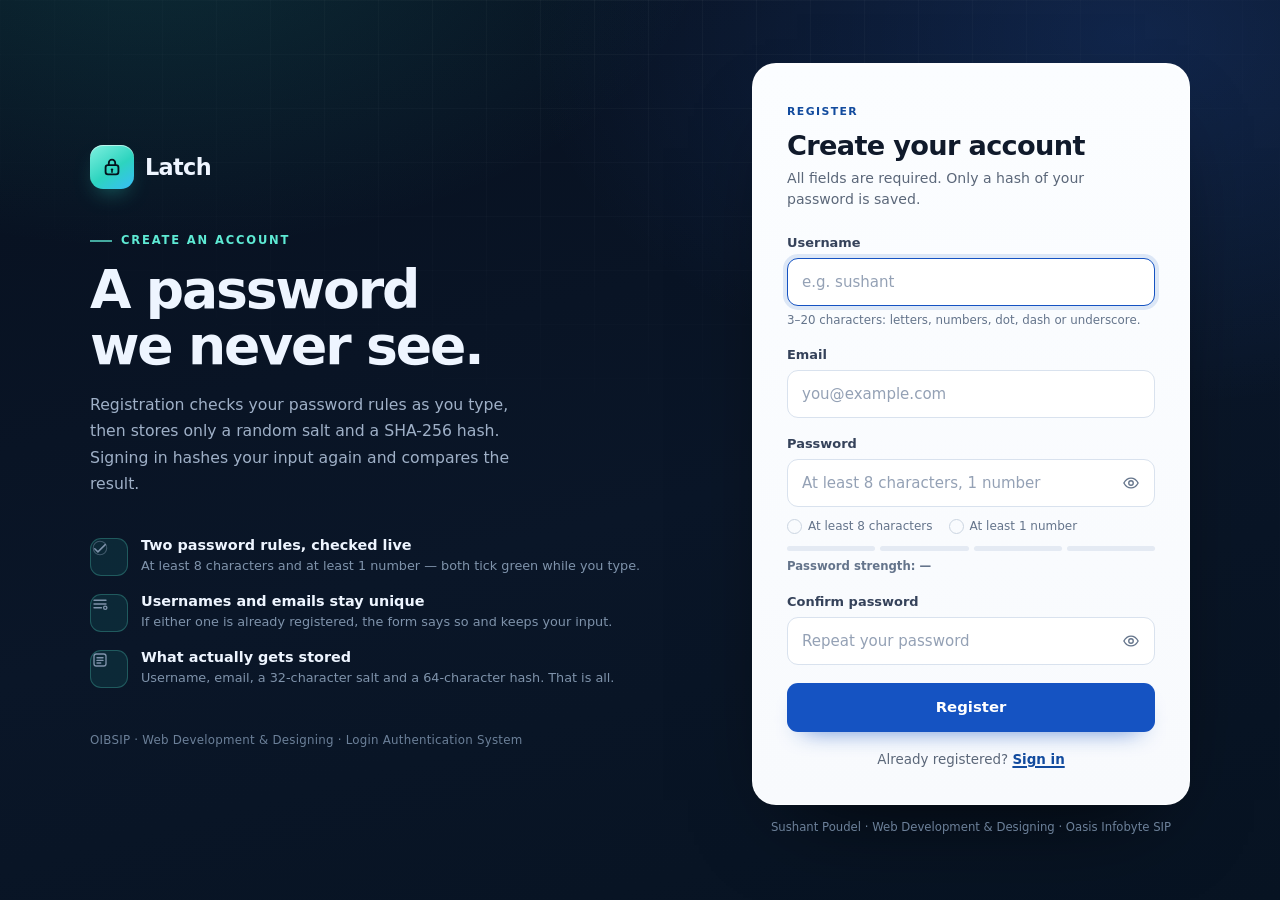
<file: WebDev-L2-LoginAuth/register.html>
<!DOCTYPE html>
<html lang="en">
<head>
  <meta charset="utf-8">
  <meta name="viewport" content="width=device-width, initial-scale=1">
  <title>Create account — Latch</title>
  <meta name="description" content="Create a Latch account: username, email and a password that is salted and hashed in the browser with SHA-256.">
  <link rel="icon" href="assets/favicon.svg" type="image/svg+xml">
  <link rel="stylesheet" href="css/styles.css">
  <script src="js/auth.js" defer></script>
  <script src="js/register.js" defer></script>
</head>
<body class="page page--auth">
  <div class="auth-shell">
    <section class="brand-panel" aria-label="About Latch">
      <p class="brand">
        <span class="brand__mark" aria-hidden="true">
          <svg viewBox="0 0 24 24" focusable="false">
            <rect x="5" y="10" width="14" height="10" rx="2.6" fill="none" stroke="currentColor" stroke-width="2"/>
            <path d="M8.5 10V7.5a3.5 3.5 0 0 1 7 0V10" fill="none" stroke="currentColor" stroke-width="2" stroke-linecap="round"/>
            <circle cx="12" cy="14.8" r="1.3" fill="currentColor"/>
            <path d="M12 16v1.8" fill="none" stroke="currentColor" stroke-width="1.7" stroke-linecap="round"/>
          </svg>
        </span>
        <span class="brand__name">Latch</span>
      </p>

      <p class="eyebrow">Create an account</p>
      <h1 class="brand-panel__title">A password we never see.</h1>
      <p class="brand-panel__lede">
        Registration checks your password rules as you type, then stores only a random salt
        and a SHA-256 hash. Signing in hashes your input again and compares the result.
      </p>

      <ul class="feature-list">
        <li>
          <span class="feature-list__icon" aria-hidden="true">
            <svg viewBox="0 0 24 24" focusable="false">
              <path d="m5 13 4.2 4.2L19 7.5" fill="none" stroke="currentColor" stroke-width="2" stroke-linecap="round" stroke-linejoin="round"/>
              <circle cx="12" cy="12" r="9" fill="none" stroke="currentColor" stroke-width="1.4" opacity="0.45"/>
            </svg>
          </span>
          <div>
            <strong>Two password rules, checked live</strong>
            <span>At least 8 characters and at least 1 number — both tick green while you type.</span>
          </div>
        </li>
        <li>
          <span class="feature-list__icon" aria-hidden="true">
            <svg viewBox="0 0 24 24" focusable="false">
              <path d="M4 7h16M4 12h16M4 17h10" fill="none" stroke="currentColor" stroke-width="1.8" stroke-linecap="round"/>
              <circle cx="19" cy="17" r="2.2" fill="none" stroke="currentColor" stroke-width="1.8"/>
            </svg>
          </span>
          <div>
            <strong>Usernames and emails stay unique</strong>
            <span>If either one is already registered, the form says so and keeps your input.</span>
          </div>
        </li>
        <li>
          <span class="feature-list__icon" aria-hidden="true">
            <svg viewBox="0 0 24 24" focusable="false">
              <rect x="4" y="4" width="16" height="16" rx="3" fill="none" stroke="currentColor" stroke-width="1.8"/>
              <path d="M8 9h8M8 12.5h8M8 16h5" fill="none" stroke="currentColor" stroke-width="1.8" stroke-linecap="round"/>
            </svg>
          </span>
          <div>
            <strong>What actually gets stored</strong>
            <span>Username, email, a 32-character salt and a 64-character hash. That is all.</span>
          </div>
        </li>
      </ul>

      <p class="brand-panel__foot">OIBSIP · Web Development &amp; Designing · Login Authentication System</p>
    </section>

    <main class="auth-main">
      <div class="mobile-brand">
        <span class="brand__mark" aria-hidden="true">
          <svg viewBox="0 0 24 24" focusable="false">
            <rect x="5" y="10" width="14" height="10" rx="2.6" fill="none" stroke="currentColor" stroke-width="2"/>
            <path d="M8.5 10V7.5a3.5 3.5 0 0 1 7 0V10" fill="none" stroke="currentColor" stroke-width="2" stroke-linecap="round"/>
            <circle cx="12" cy="14.8" r="1.3" fill="currentColor"/>
            <path d="M12 16v1.8" fill="none" stroke="currentColor" stroke-width="1.7" stroke-linecap="round"/>
          </svg>
        </span>
        <span class="brand__name">Latch</span>
        <span class="mobile-brand__badge">Auth demo</span>
      </div>

      <section class="auth-card" aria-labelledby="registerTitle">
        <header class="auth-card__head">
          <p class="eyebrow eyebrow--card">Register</p>
          <h2 id="registerTitle">Create your account</h2>
          <p class="auth-card__sub">All fields are required. Only a hash of your password is saved.</p>
        </header>

        <div class="alert" id="formError" role="alert" hidden></div>

        <form class="form" id="registerForm" novalidate>
          <div class="field">
            <label for="username">Username</label>
            <input
              id="username"
              name="username"
              type="text"
              placeholder="e.g. sushant"
              autocomplete="username"
              autocapitalize="none"
              spellcheck="false"
              maxlength="20"
              aria-describedby="usernameHint usernameError"
            >
            <p class="field__hint" id="usernameHint">3–20 characters: letters, numbers, dot, dash or underscore.</p>
            <p class="field__error" id="usernameError" role="alert" hidden></p>
          </div>

          <div class="field">
            <label for="email">Email</label>
            <input
              id="email"
              name="email"
              type="email"
              placeholder="you@example.com"
              autocomplete="email"
              autocapitalize="none"
              spellcheck="false"
              aria-describedby="emailError"
            >
            <p class="field__error" id="emailError" role="alert" hidden></p>
          </div>

          <div class="field">
            <label for="password">Password</label>
            <div class="input-group">
              <input
                id="password"
                name="password"
                type="password"
                placeholder="At least 8 characters, 1 number"
                autocomplete="new-password"
                maxlength="128"
                aria-describedby="passwordRules strengthLabel passwordError"
              >
              <button
                class="reveal"
                id="togglePassword"
                type="button"
                aria-label="Show password"
                aria-pressed="false"
              >
                <svg viewBox="0 0 24 24" aria-hidden="true" focusable="false">
                  <path d="M2.5 12S6 5.5 12 5.5 21.5 12 21.5 12 18 18.5 12 18.5 2.5 12 2.5 12Z" fill="none" stroke="currentColor" stroke-width="1.8" stroke-linejoin="round"/>
                  <circle cx="12" cy="12" r="3" fill="none" stroke="currentColor" stroke-width="1.8"/>
                </svg>
              </button>
            </div>

            <ul class="rules" id="passwordRules" aria-label="Password requirements">
              <li class="rule" id="ruleLength">
                <span class="rule__icon" aria-hidden="true"></span>
                At least 8 characters
              </li>
              <li class="rule" id="ruleNumber">
                <span class="rule__icon" aria-hidden="true"></span>
                At least 1 number
              </li>
            </ul>

            <div class="strength" id="strengthMeter" aria-hidden="true">
              <span class="strength__bar"></span>
              <span class="strength__bar"></span>
              <span class="strength__bar"></span>
              <span class="strength__bar"></span>
            </div>
            <p class="strength-label" id="strengthLabel" aria-live="polite">Password strength: —</p>
            <p class="field__error" id="passwordError" role="alert" hidden></p>
          </div>

          <div class="field">
            <label for="confirmPassword">Confirm password</label>
            <div class="input-group">
              <input
                id="confirmPassword"
                name="confirmPassword"
                type="password"
                placeholder="Repeat your password"
                autocomplete="new-password"
                maxlength="128"
                aria-describedby="confirmError"
              >
              <button
                class="reveal"
                id="toggleConfirm"
                type="button"
                aria-label="Show confirmed password"
                aria-pressed="false"
              >
                <svg viewBox="0 0 24 24" aria-hidden="true" focusable="false">
                  <path d="M2.5 12S6 5.5 12 5.5 21.5 12 21.5 12 18 18.5 12 18.5 2.5 12 2.5 12Z" fill="none" stroke="currentColor" stroke-width="1.8" stroke-linejoin="round"/>
                  <circle cx="12" cy="12" r="3" fill="none" stroke="currentColor" stroke-width="1.8"/>
                </svg>
              </button>
            </div>
            <p class="field__error" id="confirmError" role="alert" hidden></p>
          </div>

          <button class="btn btn--primary" type="submit" id="registerSubmit">Register</button>
        </form>

        <p class="switch-note">Already registered? <a href="index.html">Sign in</a></p>

        <p class="secure-note" id="secureNote" hidden></p>
      </section>

      <p class="auth-main__foot">Sushant Poudel · Web Development &amp; Designing · Oasis Infobyte SIP</p>
    </main>
  </div>

  <p class="visually-hidden" id="liveStatus" role="status" aria-live="polite"></p>
</body>
</html>
</file>
<file: WebDev-L1-LandingPage/css/styles.css>
:root {
  --ink: #10201c;
  --ink-soft: #1d3630;
  --paper: #f7f4ed;
  --paper-raised: #fffdf7;
  --paper-deep: #f1ece0;
  --line: #e3dccd;
  --line-strong: #d6cdba;
  --muted: #56645d;
  --accent: #b7562c;
  --accent-dark: #94431f;
  --accent-soft: #f6e3d8;
  --sage: #3e6659;
  --sage-soft: #dce7e0;
  --gold: #c39a55;

  --font-serif: Georgia, "Times New Roman", "Noto Serif", serif;
  --font-sans: system-ui, -apple-system, "Segoe UI", Roboto, "Helvetica Neue", Arial, sans-serif;

  --radius-sm: 10px;
  --radius-md: 18px;
  --radius-lg: 24px;

  --shadow-sm: 0 2px 6px rgba(16, 32, 28, 0.06);
  --shadow-md: 0 18px 40px -24px rgba(16, 32, 28, 0.4);
  --shadow-lg: 0 40px 80px -36px rgba(16, 32, 28, 0.45);

  --container: 1120px;
  --header-h: 76px;
}

*,
*::before,
*::after {
  box-sizing: border-box;
}

html {
  scroll-behavior: smooth;
  -webkit-text-size-adjust: 100%;
}

body {
  margin: 0;
  overflow-x: clip;
  background-color: var(--paper);
  color: var(--ink);
  font-family: var(--font-sans);
  font-size: 1rem;
  line-height: 1.65;
  -webkit-font-smoothing: antialiased;
  text-rendering: optimizeLegibility;
}

img,
svg {
  display: block;
  max-width: 100%;
}

h1,
h2,
h3,
h4,
p,
ul,
ol,
figure,
blockquote {
  margin: 0;
}

ul,
ol {
  padding: 0;
  list-style: none;
}

a {
  color: var(--accent-dark);
  text-decoration: none;
}

a:hover {
  color: var(--accent);
}

button {
  font: inherit;
}

:focus-visible {
  outline: 3px solid var(--accent);
  outline-offset: 3px;
  border-radius: 4px;
}

.section--ink :focus-visible,
.site-footer :focus-visible,
.cta-band :focus-visible {
  outline-color: #edc48c;
}

.container {
  width: min(100% - 2.5rem, var(--container));
  margin-inline: auto;
}

.visually-hidden {
  position: absolute !important;
  width: 1px;
  height: 1px;
  padding: 0;
  margin: -1px;
  overflow: hidden;
  clip: rect(0 0 0 0);
  clip-path: inset(50%);
  white-space: nowrap;
  border: 0;
}

.skip-link {
  position: absolute;
  top: -100px;
  left: 1rem;
  z-index: 100;
  padding: 0.75rem 1.25rem;
  border-radius: 0 0 var(--radius-sm) var(--radius-sm);
  background: var(--ink);
  color: var(--paper);
  font-weight: 600;
  transition: top 0.2s ease;
}

.skip-link:focus {
  top: 0;
  color: var(--paper);
}

.btn {
  display: inline-flex;
  align-items: center;
  justify-content: center;
  gap: 0.5rem;
  padding: 0.9rem 1.5rem;
  border: 1px solid transparent;
  border-radius: 999px;
  font-family: var(--font-sans);
  font-size: 0.95rem;
  font-weight: 600;
  line-height: 1.2;
  text-align: center;
  cursor: pointer;
  transition: transform 0.18s ease, background-color 0.18s ease,
    border-color 0.18s ease, box-shadow 0.18s ease, color 0.18s ease;
}

.btn:hover {
  transform: translateY(-2px);
}

.btn:active {
  transform: translateY(0);
}

.btn--primary {
  background: var(--accent);
  color: #fff;
  box-shadow: 0 10px 24px -14px rgba(183, 86, 44, 0.85);
}

.btn--primary:hover {
  background: var(--accent-dark);
  color: #fff;
  box-shadow: 0 14px 28px -14px rgba(148, 67, 31, 0.9);
}

.btn--ghost {
  border-color: var(--line-strong);
  color: var(--ink);
  background: transparent;
}

.btn--ghost:hover {
  background: var(--paper-raised);
  border-color: var(--ink-soft);
  color: var(--ink);
}

.btn--outline {
  border-color: var(--accent);
  color: var(--accent-dark);
  background: transparent;
}

.btn--outline:hover {
  background: var(--accent-soft);
  color: var(--accent-dark);
}

.btn--light {
  background: var(--paper);
  color: var(--ink);
  box-shadow: 0 14px 30px -18px rgba(0, 0, 0, 0.6);
}

.btn--light:hover {
  background: #fff;
  color: var(--ink);
}

.btn--small {
  padding: 0.6rem 1.15rem;
  font-size: 0.875rem;
}

.btn--block {
  width: 100%;
  margin-top: auto;
}

.site-header {
  position: sticky;
  top: 0;
  z-index: 50;
  background: rgba(247, 244, 237, 0.88);
  border-bottom: 1px solid var(--line);
  -webkit-backdrop-filter: blur(14px);
  backdrop-filter: blur(14px);
}

.nav {
  display: flex;
  align-items: center;
  gap: 2rem;
  min-height: var(--header-h);
}

.brand {
  display: inline-flex;
  align-items: center;
  gap: 0.65rem;
  color: var(--ink);
  font-weight: 700;
  letter-spacing: -0.01em;
}

.brand:hover {
  color: var(--ink);
}

.brand__mark {
  width: 34px;
  height: 34px;
  border-radius: 10px;
  box-shadow: var(--shadow-sm);
}

.brand__name {
  font-family: var(--font-serif);
  font-size: 1.35rem;
  letter-spacing: -0.015em;
}

.nav__links {
  display: flex;
  align-items: center;
  gap: clamp(1rem, 2.4vw, 2rem);
  margin-left: auto;
}

.nav__links a {
  position: relative;
  display: inline-block;
  padding-block: 0.4rem;
  color: var(--ink-soft);
  font-size: 0.94rem;
  font-weight: 500;
}

.nav__links a::after {
  content: "";
  position: absolute;
  left: 0;
  right: 0;
  bottom: 0;
  height: 2px;
  border-radius: 2px;
  background: var(--accent);
  transform: scaleX(0);
  transform-origin: left;
  transition: transform 0.2s ease;
}

.nav__links a:hover {
  color: var(--accent-dark);
}

.nav__links a:hover::after {
  transform: scaleX(1);
}

.nav__cta {
  flex-shrink: 0;
}

.hero {
  position: relative;
  overflow: hidden;
  padding-top: clamp(2.5rem, 5vw, 4.5rem);
  padding-bottom: clamp(1rem, 3vw, 2rem);
  border-bottom: 1px solid var(--line);
}

.hero__glow {
  position: absolute;
  top: -260px;
  right: -180px;
  width: 720px;
  height: 720px;
  border-radius: 50%;
  background: radial-gradient(circle, rgba(195, 154, 85, 0.28) 0%, rgba(195, 154, 85, 0) 62%);
  pointer-events: none;
}

.hero__inner {
  position: relative;
  display: grid;
  grid-template-columns: minmax(0, 1.05fr) minmax(0, 0.95fr);
  align-items: center;
  gap: clamp(2.5rem, 5vw, 5rem);
}

.hero__copy > * {
  animation: fade-up 0.7s ease both;
}

.hero__copy > *:nth-child(2) {
  animation-delay: 0.06s;
}

.hero__copy > *:nth-child(3) {
  animation-delay: 0.12s;
}

.hero__copy > *:nth-child(4) {
  animation-delay: 0.18s;
}

.hero__copy > *:nth-child(5) {
  animation-delay: 0.24s;
}

.eyebrow {
  display: inline-flex;
  align-items: center;
  gap: 0.55rem;
  padding: 0.35rem 0.8rem 0.35rem 0.6rem;
  border: 1px solid var(--line-strong);
  border-radius: 999px;
  background: var(--paper-raised);
  color: var(--ink-soft);
  font-size: 0.78rem;
  font-weight: 600;
  letter-spacing: 0.02em;
  text-transform: uppercase;
}

.eyebrow__dot {
  width: 8px;
  height: 8px;
  border-radius: 50%;
  background: var(--sage);
  box-shadow: 0 0 0 4px rgba(62, 102, 89, 0.16);
}

.hero__title {
  max-width: 15ch;
  margin-top: 1.4rem;
  font-family: var(--font-serif);
  font-size: clamp(2.6rem, 5.4vw, 4.3rem);
  font-weight: 400;
  line-height: 1.04;
  letter-spacing: -0.025em;
}

.hero__subtitle {
  max-width: 34rem;
  margin-top: 1.4rem;
  color: var(--muted);
  font-size: clamp(1.02rem, 1.4vw, 1.13rem);
  line-height: 1.7;
}

.hero__actions {
  display: flex;
  flex-wrap: wrap;
  align-items: center;
  gap: 0.85rem;
  margin-top: 2.1rem;
}

.hero__meta {
  margin-top: 1.2rem;
  color: var(--muted);
  font-size: 0.84rem;
}

/* Hero product mockup */
.hero__visual {
  position: relative;
  justify-self: end;
  width: min(100%, 520px);
  animation: fade-up 0.9s 0.15s ease both;
}

.app-window {
  overflow: hidden;
  border: 1px solid var(--line-strong);
  border-radius: var(--radius-lg);
  background: var(--paper-raised);
  box-shadow: var(--shadow-lg);
  transform: rotate(-1.2deg);
}

.app-window__bar {
  display: flex;
  align-items: center;
  gap: 0.9rem;
  padding: 0.8rem 1.15rem;
  border-bottom: 1px solid var(--line);
  background: #f4efe4;
}

.window-dots {
  display: inline-flex;
  gap: 5px;
}

.window-dots i {
  width: 9px;
  height: 9px;
  border-radius: 50%;
  background: #d8cfbe;
}

.window-dots i:first-child {
  background: #cf8a70;
}

.window-dots i:nth-child(2) {
  background: #d9b877;
}

.window-dots i:last-child {
  background: #94b3a4;
}

.app-window__title {
  color: var(--muted);
  font-size: 0.72rem;
  font-weight: 600;
  letter-spacing: 0.09em;
  text-transform: uppercase;
}

.app-window__body {
  display: grid;
  grid-template-columns: minmax(104px, 124px) minmax(0, 1fr);
  align-items: center;
  gap: 1.35rem;
  padding: 1.5rem 1.35rem;
}

.timer {
  position: relative;
  display: grid;
  place-items: center;
  width: 100%;
}

.timer__ring {
  width: 100%;
  height: auto;
  transform: rotate(-90deg);
}

.timer__track {
  stroke: #ebe4d5;
}

.timer__progress {
  stroke: var(--sage);
}

.timer__readout {
  position: absolute;
  text-align: center;
}

.timer__readout strong {
  display: block;
  font-family: var(--font-serif);
  font-size: clamp(1.1rem, 2vw, 1.45rem);
  font-weight: 400;
  letter-spacing: -0.01em;
}

.timer__readout span {
  display: block;
  margin-top: 0.1rem;
  color: var(--muted);
  font-size: 0.6rem;
  font-weight: 600;
  letter-spacing: 0.13em;
  text-transform: uppercase;
}

.task-list {
  display: grid;
  gap: 0.4rem;
  min-width: 0;
}

.task-list li {
  display: flex;
  align-items: flex-start;
  gap: 0.55rem;
  padding: 0.5rem 0.6rem;
  border: 1px solid transparent;
  border-radius: var(--radius-sm);
  color: var(--ink-soft);
  font-size: 0.82rem;
  line-height: 1.4;
}

.task-list li.is-active {
  border-color: var(--line);
  background: #fbf6ea;
  font-weight: 600;
}

.task-list li.is-done {
  color: var(--muted);
  text-decoration: line-through;
  text-decoration-color: rgba(86, 100, 93, 0.5);
}

.task-check {
  flex: 0 0 auto;
  width: 15px;
  height: 15px;
  margin-top: 2px;
  border: 1.5px solid #cfc6b4;
  border-radius: 5px;
  background: transparent;
}

.is-done .task-check {
  position: relative;
  border-color: var(--sage);
  background: var(--sage);
}

.is-done .task-check::after {
  content: "";
  position: absolute;
  top: 2px;
  left: 4px;
  width: 4px;
  height: 7px;
  border: solid #fff;
  border-width: 0 2px 2px 0;
  transform: rotate(45deg);
}

.is-active .task-check {
  border-color: var(--accent);
  box-shadow: 0 0 0 3px var(--accent-soft);
}

.app-window__footer {
  display: flex;
  flex-wrap: wrap;
  align-items: center;
  justify-content: space-between;
  gap: 0.5rem;
  padding: 0.85rem 1.15rem;
  border-top: 1px solid var(--line);
  background: #fbf7ee;
}

.pill {
  display: inline-flex;
  align-items: center;
  padding: 0.28rem 0.62rem;
  border: 1px solid var(--line);
  border-radius: 999px;
  background: var(--paper);
  color: var(--muted);
  font-size: 0.7rem;
  font-weight: 600;
  letter-spacing: 0.01em;
}

.pill--sage {
  border-color: transparent;
  background: var(--sage-soft);
  color: #24463c;
}

/* Trust strip */
.trust {
  position: relative;
  display: flex;
  flex-wrap: wrap;
  align-items: center;
  gap: 1rem 2.25rem;
  margin-top: clamp(2.5rem, 5vw, 3.75rem);
  padding-block: 1.4rem;
  border-top: 1px solid var(--line);
}

.trust__label {
  color: var(--muted);
  font-size: 0.72rem;
  font-weight: 700;
  letter-spacing: 0.14em;
  text-transform: uppercase;
}

.trust__list {
  display: flex;
  flex-wrap: wrap;
  align-items: center;
  gap: 0.6rem 2rem;
}

.trust__list li {
  color: var(--ink-soft);
  font-family: var(--font-serif);
  font-size: 1.02rem;
  letter-spacing: 0.01em;
  opacity: 0.72;
}

.section {
  padding-block: clamp(4rem, 8vw, 7rem);
  scroll-margin-top: calc(var(--header-h) + 0.75rem);
}

.section--warm {
  background: var(--paper-deep);
}

.section--ink {
  background: var(--ink);
  color: var(--paper);
}

.section__head {
  max-width: 46rem;
  margin: 0 auto clamp(2.5rem, 5vw, 3.75rem);
  text-align: center;
}

.section__kicker {
  display: inline-flex;
  align-items: center;
  gap: 0.6rem;
  color: var(--accent-dark);
  font-size: 0.74rem;
  font-weight: 700;
  letter-spacing: 0.18em;
  text-transform: uppercase;
}

.section__kicker::before {
  content: "";
  width: 22px;
  height: 1.5px;
  background: currentColor;
}

.section--ink .section__kicker {
  color: #e0af7f;
}

.section__title {
  margin-top: 1rem;
  font-family: var(--font-serif);
  font-size: clamp(1.9rem, 3.6vw, 2.9rem);
  font-weight: 400;
  line-height: 1.1;
  letter-spacing: -0.02em;
}

.section__lead {
  margin-top: 1.1rem;
  color: var(--muted);
  font-size: clamp(1rem, 1.3vw, 1.08rem);
  line-height: 1.7;
}

.section--ink .section__lead {
  color: #b9c6bd;
}

.section__head--light .section__title {
  color: var(--paper);
}

.feature-grid {
  display: grid;
  grid-template-columns: repeat(auto-fit, minmax(min(100%, 17rem), 1fr));
  gap: 1.25rem;
}

.feature-card {
  padding: clamp(1.4rem, 2.4vw, 1.8rem);
  border: 1px solid var(--line);
  border-radius: var(--radius-md);
  background: var(--paper-raised);
  transition: transform 0.22s ease, box-shadow 0.22s ease, border-color 0.22s ease;
}

.feature-card:hover {
  transform: translateY(-4px);
  border-color: var(--line-strong);
  box-shadow: var(--shadow-md);
}

.feature-card__icon {
  display: grid;
  place-items: center;
  width: 46px;
  height: 46px;
  margin-bottom: 1.15rem;
  border-radius: 13px;
  background: var(--accent-soft);
  color: var(--accent-dark);
}

.feature-card__title {
  font-size: 1.06rem;
  font-weight: 650;
  line-height: 1.35;
  letter-spacing: -0.005em;
}

.feature-card__text {
  margin-top: 0.55rem;
  color: var(--muted);
  font-size: 0.935rem;
  line-height: 1.65;
}

.steps {
  display: grid;
  grid-template-columns: repeat(auto-fit, minmax(min(100%, 16rem), 1fr));
  gap: 1.25rem;
  counter-reset: steps;
}

.step {
  position: relative;
  padding: clamp(1.5rem, 2.6vw, 2rem);
  border: 1px solid rgba(255, 255, 255, 0.12);
  border-radius: var(--radius-md);
  background: rgba(255, 255, 255, 0.035);
}

.step__number {
  display: block;
  margin-bottom: 1.1rem;
  color: var(--gold);
  font-family: var(--font-serif);
  font-size: 1.1rem;
  letter-spacing: 0.12em;
}

.step__title {
  font-size: 1.12rem;
  font-weight: 650;
  letter-spacing: -0.005em;
}

.step__text {
  margin-top: 0.6rem;
  color: #b9c6bd;
  font-size: 0.935rem;
  line-height: 1.65;
}

.how-note {
  margin-top: clamp(2rem, 4vw, 3rem);
  padding-top: 1.5rem;
  border-top: 1px solid rgba(255, 255, 255, 0.12);
}

.how-note p {
  display: flex;
  flex-wrap: wrap;
  align-items: baseline;
  gap: 0.5rem 1rem;
  color: #dce4dd;
  font-size: 0.95rem;
}

.how-note strong {
  color: var(--gold);
  font-weight: 600;
}

.how-note span {
  color: #9fb0a7;
}

.testimonial-grid {
  display: grid;
  grid-template-columns: repeat(2, minmax(0, 1fr));
  gap: 1.25rem;
}

.testimonial {
  display: flex;
  flex-direction: column;
  justify-content: space-between;
  gap: 1.5rem;
  padding: clamp(1.5rem, 2.8vw, 2rem);
  border: 1px solid var(--line);
  border-radius: var(--radius-md);
  background: var(--paper-raised);
}

.testimonial--wide {
  grid-column: 1 / -1;
}

.testimonial blockquote {
  font-family: var(--font-serif);
  font-size: clamp(1.05rem, 1.6vw, 1.22rem);
  line-height: 1.65;
  letter-spacing: -0.005em;
  color: var(--ink-soft);
}

.testimonial__author {
  display: flex;
  align-items: center;
  gap: 0.8rem;
}

.avatar {
  display: grid;
  place-items: center;
  flex: 0 0 auto;
  width: 44px;
  height: 44px;
  border-radius: 50%;
  background: var(--ink);
  color: var(--paper);
  font-size: 0.78rem;
  font-weight: 700;
  letter-spacing: 0.03em;
}

.avatar--sage {
  background: var(--sage);
}

.avatar--gold {
  background: #9a7434;
}

.testimonial__author strong {
  display: block;
  font-size: 0.92rem;
  font-weight: 650;
}

.testimonial__author > span > span {
  display: block;
  color: var(--muted);
  font-size: 0.82rem;
}

.stats {
  display: grid;
  grid-template-columns: repeat(auto-fit, minmax(min(100%, 13rem), 1fr));
  gap: 1.5rem;
  margin-top: clamp(2.25rem, 4vw, 3rem);
  padding-top: clamp(1.75rem, 3vw, 2.25rem);
  border-top: 1px solid var(--line-strong);
  text-align: center;
}

.stat strong {
  display: block;
  color: var(--accent-dark);
  font-family: var(--font-serif);
  font-size: clamp(2rem, 3.4vw, 2.5rem);
  font-weight: 400;
  line-height: 1.1;
}

.stat span {
  display: block;
  max-width: 16rem;
  margin: 0.4rem auto 0;
  color: var(--muted);
  font-size: 0.875rem;
  line-height: 1.5;
}

.price-grid {
  display: grid;
  grid-template-columns: repeat(auto-fit, minmax(min(100%, 18rem), 1fr));
  gap: 1.5rem;
  align-items: stretch;
}

.price-card {
  position: relative;
  display: flex;
  flex-direction: column;
  padding: clamp(1.6rem, 2.6vw, 2.1rem);
  border: 1px solid var(--line);
  border-radius: var(--radius-lg);
  background: var(--paper-raised);
}

.price-card--featured {
  border-color: var(--accent);
  box-shadow: 0 30px 60px -34px rgba(183, 86, 44, 0.55);
}

.price-card__badge {
  position: absolute;
  top: -13px;
  left: 50%;
  padding: 0.28rem 0.75rem;
  border-radius: 999px;
  background: var(--accent);
  color: #fff;
  font-size: 0.68rem;
  font-weight: 700;
  letter-spacing: 0.1em;
  text-transform: uppercase;
  transform: translateX(-50%);
  white-space: nowrap;
}

.price-card__name {
  font-family: var(--font-serif);
  font-size: 1.4rem;
  font-weight: 400;
  letter-spacing: -0.01em;
}

.price-card__desc {
  margin-top: 0.35rem;
  color: var(--muted);
  font-size: 0.9rem;
  line-height: 1.5;
}

.price-card__price {
  display: flex;
  align-items: baseline;
  gap: 0.5rem;
  margin-top: 1.5rem;
  padding-bottom: 1.5rem;
  border-bottom: 1px solid var(--line);
}

.price-card__amount {
  font-family: var(--font-serif);
  font-size: clamp(2.4rem, 4vw, 2.9rem);
  font-weight: 400;
  line-height: 1;
  letter-spacing: -0.03em;
}

.price-card__period {
  color: var(--muted);
  font-size: 0.84rem;
}

.price-card__list {
  display: grid;
  gap: 0.7rem;
  margin: 1.5rem 0 2rem;
  font-size: 0.9rem;
  color: var(--ink-soft);
}

.price-card__list li {
  display: flex;
  align-items: flex-start;
  gap: 0.6rem;
}

.price-card__list li::before {
  content: "✓";
  flex: 0 0 auto;
  color: var(--sage);
  font-size: 0.85rem;
  font-weight: 700;
  line-height: 1.55;
}

.price-note {
  margin-top: 1.75rem;
  color: var(--muted);
  font-size: 0.84rem;
  text-align: center;
}

.cta-band {
  position: relative;
  overflow: hidden;
  background: var(--ink-soft);
  color: var(--paper);
  padding-block: clamp(3rem, 6vw, 4.5rem);
}

.cta-band::after {
  content: "";
  position: absolute;
  top: -140px;
  right: -80px;
  width: 420px;
  height: 420px;
  border-radius: 50%;
  background: radial-gradient(circle, rgba(195, 154, 85, 0.3) 0%, rgba(195, 154, 85, 0) 65%);
  pointer-events: none;
}

.cta-band__inner {
  position: relative;
  display: flex;
  flex-wrap: wrap;
  align-items: center;
  justify-content: space-between;
  gap: 1.75rem;
}

.cta-band__title {
  max-width: 24ch;
  font-family: var(--font-serif);
  font-size: clamp(1.75rem, 3.2vw, 2.5rem);
  font-weight: 400;
  line-height: 1.15;
  letter-spacing: -0.02em;
}

.cta-band__text {
  margin-top: 0.65rem;
  color: #c3cec6;
  font-size: 0.98rem;
}

.site-footer {
  background: #0c1815;
  color: #c9d4cc;
  padding-top: clamp(3rem, 6vw, 4.5rem);
  padding-bottom: 1.75rem;
}

.footer__grid {
  display: grid;
  grid-template-columns: 1.5fr repeat(3, 1fr);
  gap: 2.5rem;
}

.footer__brand .brand {
  color: var(--paper);
}

.footer__brand .brand:hover {
  color: var(--paper);
}

.footer__tagline {
  max-width: 20rem;
  margin-top: 1rem;
  color: #9db0a5;
  font-size: 0.92rem;
  line-height: 1.6;
}

.footer__contact {
  display: grid;
  gap: 0.3rem;
  margin-top: 1.4rem;
  font-size: 0.9rem;
}

.footer__contact a {
  color: #f0c9b8;
  font-weight: 600;
}

.footer__contact a:hover {
  color: #fff;
}

.footer__contact span {
  color: #8fa397;
  font-size: 0.84rem;
}

.social {
  display: flex;
  gap: 0.6rem;
  margin-top: 1.4rem;
}

.social a {
  display: grid;
  place-items: center;
  width: 40px;
  height: 40px;
  border: 1px solid rgba(255, 255, 255, 0.18);
  border-radius: 50%;
  color: #c9d4cc;
  transition: border-color 0.18s ease, color 0.18s ease, background-color 0.18s ease;
}

.social a:hover {
  border-color: var(--gold);
  background: rgba(255, 255, 255, 0.06);
  color: #fff;
}

.footer__heading {
  color: #e8c79a;
  font-size: 0.72rem;
  font-weight: 700;
  letter-spacing: 0.14em;
  text-transform: uppercase;
}

.footer__col ul {
  display: grid;
  gap: 0.6rem;
  margin-top: 1.1rem;
  font-size: 0.9rem;
}

.footer__col a {
  color: #b7c6bc;
}

.footer__col a:hover {
  color: #fff;
}

.footer__bottom {
  display: flex;
  flex-wrap: wrap;
  align-items: center;
  justify-content: space-between;
  gap: 0.6rem;
  margin-top: clamp(2.5rem, 5vw, 3.75rem);
  padding-top: 1.5rem;
  border-top: 1px solid rgba(255, 255, 255, 0.1);
  color: #8fa397;
  font-size: 0.8rem;
}

.footer__bottom a {
  color: #c9d4cc;
}

.footer__bottom a:hover {
  color: #fff;
}

@keyframes fade-up {
  from {
    opacity: 0;
    transform: translateY(18px);
  }
  to {
    opacity: 1;
    transform: translateY(0);
  }
}

@media (max-width: 1024px) {
  .hero__inner {
    grid-template-columns: minmax(0, 1fr);
    gap: 2.75rem;
  }

  .hero__visual {
    justify-self: center;
    width: min(100%, 540px);
  }

  .footer__grid {
    grid-template-columns: 1fr 1fr;
  }

  .footer__brand {
    grid-column: 1 / -1;
  }
}

@media (max-width: 860px) {
  :root {
    --header-h: 68px;
  }

  .testimonial-grid {
    grid-template-columns: minmax(0, 1fr);
  }
}

@media (max-width: 760px) {
  .nav {
    flex-wrap: wrap;
    align-items: center;
    gap: 0.65rem 1rem;
    min-height: 0;
    padding-block: 0.7rem;
  }

  .brand {
    margin-right: auto;
  }

  .nav__links {
    order: 3;
    width: 100%;
    margin-left: 0;
    justify-content: space-between;
    gap: 0.5rem;
  }

  .nav__links a {
    font-size: 0.885rem;
  }

  .nav__cta {
    order: 2;
    margin-left: 0;
  }

  :root {
    --header-h: 112px;
  }

  .section__head {
    text-align: left;
    margin-left: 0;
  }

  .section__kicker::before {
    display: none;
  }

  .trust {
    justify-content: flex-start;
  }

  .footer__grid {
    grid-template-columns: repeat(2, minmax(0, 1fr));
    gap: 2rem 1.5rem;
  }

  .footer__bottom {
    flex-direction: column;
    align-items: flex-start;
  }

  .section {
    scroll-margin-top: 8rem;
  }
}

@media (max-width: 480px) {
  .container {
    width: min(100% - 2rem, var(--container));
  }

  .brand__name {
    font-size: 1.22rem;
  }

  .brand__mark {
    width: 30px;
    height: 30px;
  }

  .nav__links {
    gap: 0.35rem;
  }

  .nav__links a {
    font-size: 0.815rem;
  }

  .nav__cta {
    padding: 0.52rem 0.9rem;
    font-size: 0.8rem;
  }

  .hero__actions {
    gap: 0.7rem;
  }

  .hero__actions .btn {
    flex: 1 1 100%;
  }

  .app-window {
    transform: none;
  }

  .app-window__body {
    grid-template-columns: minmax(88px, 104px) minmax(0, 1fr);
    gap: 0.9rem;
    padding: 1.15rem 1rem;
  }

  .task-list li {
    font-size: 0.76rem;
    padding: 0.4rem 0.42rem;
  }

  .timer__readout span {
    font-size: 0.53rem;
    letter-spacing: 0.08em;
  }

  .trust__list {
    gap: 0.5rem 1.25rem;
  }

  .trust__list li {
    font-size: 0.92rem;
  }

  .footer__grid {
    grid-template-columns: 1fr;
  }

  .cta-band__inner .btn {
    width: 100%;
  }
}

@media (prefers-reduced-motion: reduce) {
  html {
    scroll-behavior: auto;
  }

  *,
  *::before,
  *::after {
    animation-duration: 0.01ms !important;
    animation-iteration-count: 1 !important;
    transition-duration: 0.01ms !important;
  }

  .btn:hover,
  .feature-card:hover {
    transform: none;
  }
}

@media print {
  .site-header,
  .nav__cta,
  .hero__visual,
  .cta-band {
    display: none;
  }

  body {
    background: #fff;
    color: #000;
  }
}
</file>
<file: WebDev-L1-Portfolio/css/styles.css>
:root {
  --bg: #070c14;
  --bg-alt: #0a1220;
  --surface: #0f1a2b;
  --surface-raised: #101d30;
  --line: rgba(148, 163, 184, 0.16);
  --line-strong: rgba(148, 163, 184, 0.32);
  --text: #e8eef8;
  --text-soft: #c9d5e5;
  --muted: #9daec6;
  --muted-dim: #7f92aa;
  --accent: #5eead4;
  --accent-2: #818cf8;
  --accent-ink: #05221d;
  --accent-soft: rgba(94, 234, 212, 0.1);
  --gradient: linear-gradient(110deg, #5eead4 8%, #a5b4fc 52%, #818cf8 96%);

  --font-sans: system-ui, -apple-system, "Segoe UI", Roboto, "Helvetica Neue", Arial, sans-serif;
  --font-mono: ui-monospace, "SFMono-Regular", "Cascadia Code", Consolas, "Liberation Mono", monospace;

  --radius-sm: 10px;
  --radius-md: 18px;
  --radius-lg: 26px;

  --container: 1120px;
  --header-h: 74px;
}

*,
*::before,
*::after {
  box-sizing: border-box;
}

html {
  scroll-behavior: smooth;
  -webkit-text-size-adjust: 100%;
  scroll-padding-top: calc(var(--header-h) + 1.25rem);
}

body {
  margin: 0;
  overflow-x: clip;
  background: var(--bg);
  color: var(--text);
  font-family: var(--font-sans);
  font-size: 1rem;
  line-height: 1.65;
  -webkit-font-smoothing: antialiased;
  text-rendering: optimizeLegibility;
}

img,
svg {
  display: block;
  max-width: 100%;
}

h1,
h2,
h3,
p,
ul,
ol,
dl,
dd,
figure,
blockquote {
  margin: 0;
}

ul,
ol {
  padding: 0;
  list-style: none;
}

a {
  color: var(--accent);
  text-decoration: none;
}

::selection {
  background: rgba(94, 234, 212, 0.28);
  color: #fff;
}

:focus-visible {
  outline: 2px solid var(--accent);
  outline-offset: 3px;
  border-radius: 4px;
}

.container {
  width: min(100% - 2.5rem, var(--container));
  margin-inline: auto;
}

.visually-hidden {
  position: absolute !important;
  width: 1px;
  height: 1px;
  padding: 0;
  margin: -1px;
  overflow: hidden;
  clip: rect(0 0 0 0);
  clip-path: inset(50%);
  white-space: nowrap;
  border: 0;
}

.skip-link {
  position: absolute;
  top: -100px;
  left: 1rem;
  z-index: 100;
  padding: 0.75rem 1.25rem;
  border-radius: 0 0 var(--radius-sm) var(--radius-sm);
  background: var(--accent);
  color: var(--accent-ink);
  font-weight: 650;
  transition: top 0.2s ease;
}

.skip-link:focus {
  top: 0;
}

.btn {
  display: inline-flex;
  align-items: center;
  justify-content: center;
  gap: 0.5rem;
  padding: 0.85rem 1.4rem;
  border: 1px solid transparent;
  border-radius: 999px;
  font-family: var(--font-sans);
  font-size: 0.94rem;
  font-weight: 650;
  line-height: 1.2;
  cursor: pointer;
  transition: transform 0.18s ease, background-color 0.18s ease,
    border-color 0.18s ease, color 0.18s ease, box-shadow 0.18s ease;
}

.btn:hover {
  transform: translateY(-2px);
}

.btn:active {
  transform: translateY(0);
}

.btn--accent {
  background: var(--accent);
  color: var(--accent-ink);
  box-shadow: 0 14px 34px -16px rgba(94, 234, 212, 0.55);
}

.btn--accent:hover {
  background: #8bf6e7;
  color: var(--accent-ink);
  box-shadow: 0 18px 40px -16px rgba(94, 234, 212, 0.65);
}

.btn--outline {
  border-color: var(--line-strong);
  color: var(--text);
  background: transparent;
}

.btn--outline:hover {
  border-color: var(--accent);
  color: var(--accent);
  background: var(--accent-soft);
}

.btn--small {
  padding: 0.58rem 1.05rem;
  font-size: 0.85rem;
}

.site-header {
  position: sticky;
  top: 0;
  z-index: 50;
  border-bottom: 1px solid var(--line);
  background: rgba(7, 12, 20, 0.82);
  -webkit-backdrop-filter: blur(16px);
  backdrop-filter: blur(16px);
}

.nav {
  display: flex;
  align-items: center;
  gap: 2rem;
  min-height: var(--header-h);
}

.brand {
  display: inline-flex;
  align-items: center;
  gap: 0.7rem;
  color: var(--text);
  font-weight: 650;
}

.brand:hover {
  color: var(--text);
}

.brand__monogram {
  display: grid;
  place-items: center;
  width: 34px;
  height: 34px;
  border: 1px solid rgba(94, 234, 212, 0.35);
  border-radius: 10px;
  background: linear-gradient(150deg, rgba(94, 234, 212, 0.16), rgba(129, 140, 248, 0.16));
  color: var(--accent);
  font-family: var(--font-mono);
  font-size: 0.8rem;
  font-weight: 700;
  letter-spacing: 0.02em;
}

.brand__text {
  font-size: 0.95rem;
  letter-spacing: 0.01em;
}

.brand__text span {
  color: var(--muted);
  font-weight: 450;
}

.nav__links {
  display: flex;
  align-items: center;
  gap: clamp(1rem, 2.4vw, 1.9rem);
  margin-left: auto;
}

.nav__links a {
  position: relative;
  display: inline-block;
  padding-block: 0.4rem;
  color: var(--muted);
  font-size: 0.9rem;
  font-weight: 500;
  transition: color 0.18s ease;
}

.nav__links a::after {
  content: "";
  position: absolute;
  left: 0;
  right: 0;
  bottom: 0;
  height: 2px;
  border-radius: 2px;
  background: var(--accent);
  transform: scaleX(0);
  transform-origin: left;
  transition: transform 0.2s ease;
}

.nav__links a:hover {
  color: var(--text);
}

.nav__links a:hover::after,
.nav__links a[aria-current="true"]::after {
  transform: scaleX(1);
}

.nav__links a[aria-current="true"] {
  color: var(--text);
}

.hero {
  position: relative;
  overflow: hidden;
  padding-top: clamp(2.75rem, 6vw, 5rem);
  border-bottom: 1px solid var(--line);
}

.hero__grid-lines {
  position: absolute;
  inset: 0;
  background-image: linear-gradient(rgba(148, 163, 184, 0.07) 1px, transparent 1px),
    linear-gradient(90deg, rgba(148, 163, 184, 0.07) 1px, transparent 1px);
  background-size: 72px 72px;
  -webkit-mask-image: radial-gradient(ellipse 75% 70% at 28% 18%, #000 0%, transparent 74%);
  mask-image: radial-gradient(ellipse 75% 70% at 28% 18%, #000 0%, transparent 74%);
  pointer-events: none;
}

.hero__glow {
  position: absolute;
  border-radius: 50%;
  pointer-events: none;
}

.hero__glow--one {
  top: -260px;
  right: -140px;
  width: 680px;
  height: 680px;
  background: radial-gradient(circle, rgba(94, 234, 212, 0.16) 0%, rgba(94, 234, 212, 0) 66%);
}

.hero__glow--two {
  bottom: -340px;
  left: -180px;
  width: 620px;
  height: 620px;
  background: radial-gradient(circle, rgba(129, 140, 248, 0.14) 0%, rgba(129, 140, 248, 0) 68%);
}

.hero__inner {
  position: relative;
  display: grid;
  grid-template-columns: minmax(0, 1.08fr) minmax(0, 0.92fr);
  align-items: center;
  gap: clamp(2.5rem, 5vw, 4.5rem);
}

.eyebrow {
  display: inline-flex;
  align-items: center;
  gap: 0.55rem;
  padding: 0.4rem 0.85rem;
  border: 1px solid var(--line-strong);
  border-radius: 999px;
  background: rgba(148, 163, 184, 0.06);
  color: var(--text-soft);
  font-family: var(--font-mono);
  font-size: 0.72rem;
  letter-spacing: 0.06em;
  text-transform: uppercase;
}

.status-dot {
  flex: 0 0 auto;
  width: 7px;
  height: 7px;
  border-radius: 50%;
  background: var(--accent);
  box-shadow: 0 0 0 4px rgba(94, 234, 212, 0.14);
}

.status-dot--pulse {
  animation: pulse 2.6s ease-out infinite;
}

.hero__title {
  max-width: 12ch;
  margin-top: 1.4rem;
  font-size: clamp(2.9rem, 6.4vw, 5rem);
  font-weight: 700;
  line-height: 1.02;
  letter-spacing: -0.035em;
}

.hero__title-grad {
  display: inline-block;
  background: var(--gradient);
  -webkit-background-clip: text;
  background-clip: text;
  color: var(--accent);
  -webkit-text-fill-color: transparent;
}

.hero__role {
  display: flex;
  flex-wrap: wrap;
  align-items: center;
  gap: 0.65rem;
  margin-top: 1rem;
  color: var(--accent);
  font-family: var(--font-mono);
  font-size: clamp(0.74rem, 1.5vw, 0.85rem);
  font-weight: 600;
  letter-spacing: 0.16em;
  text-transform: uppercase;
}

.hero__role span {
  color: var(--muted-dim);
}

.hero__text {
  max-width: 36rem;
  margin-top: 1.4rem;
  color: var(--muted);
  font-size: clamp(1rem, 1.3vw, 1.08rem);
  line-height: 1.75;
}

.hero__actions {
  display: flex;
  flex-wrap: wrap;
  gap: 0.8rem;
  margin-top: 2.1rem;
}

.hero__meta {
  display: grid;
  gap: 0.65rem;
  margin-top: 2.2rem;
  color: var(--muted);
  font-size: 0.86rem;
}

.hero__meta li {
  display: flex;
  align-items: flex-start;
  gap: 0.6rem;
  line-height: 1.5;
}

.hero__meta svg {
  flex: 0 0 auto;
  margin-top: 2px;
  color: var(--accent);
}

.hero__meta a {
  color: var(--text-soft);
  border-bottom: 1px solid transparent;
  transition: border-color 0.18s ease, color 0.18s ease;
}

.hero__meta a:hover {
  color: var(--accent);
  border-bottom-color: currentColor;
}

/* Avatar placeholder */
.hero__avatar {
  display: grid;
  justify-items: center;
  gap: 1.15rem;
}

.avatar-frame {
  position: relative;
  width: min(320px, 76vw);
  aspect-ratio: 1;
  padding: 2px;
  border-radius: 50%;
  background: conic-gradient(from 210deg, #5eead4, #818cf8 42%, #5eead4 78%, #a5b4fc 100%);
  box-shadow: 0 40px 100px -40px rgba(94, 234, 212, 0.4);
}

.avatar-frame__inner {
  position: relative;
  display: grid;
  place-items: center;
  width: 100%;
  height: 100%;
  overflow: hidden;
  border: 1px solid rgba(148, 163, 184, 0.22);
  border-radius: 50%;
  background: radial-gradient(circle at 32% 26%, #16233a 0%, #0a1220 70%);
}

.avatar-frame__grid {
  position: absolute;
  inset: 0;
  background-image: linear-gradient(rgba(148, 163, 184, 0.12) 1px, transparent 1px),
    linear-gradient(90deg, rgba(148, 163, 184, 0.12) 1px, transparent 1px);
  background-size: 28px 28px;
  -webkit-mask-image: radial-gradient(circle at 50% 46%, #000 0%, transparent 72%);
  mask-image: radial-gradient(circle at 50% 46%, #000 0%, transparent 72%);
}

.avatar-frame__monogram {
  position: relative;
  background: var(--gradient);
  -webkit-background-clip: text;
  background-clip: text;
  color: var(--accent);
  -webkit-text-fill-color: transparent;
  font-size: clamp(3.4rem, 8vw, 4.6rem);
  font-weight: 700;
  letter-spacing: 0.04em;
}

.avatar-frame__badge {
  position: absolute;
  bottom: 5%;
  left: 50%;
  display: inline-flex;
  align-items: center;
  gap: 0.45rem;
  padding: 0.4rem 0.8rem;
  border: 1px solid rgba(94, 234, 212, 0.4);
  border-radius: 999px;
  background: #0a1220;
  color: var(--accent);
  font-family: var(--font-mono);
  font-size: 0.68rem;
  letter-spacing: 0.1em;
  text-transform: uppercase;
  white-space: nowrap;
  transform: translateX(-50%);
  box-shadow: 0 10px 30px -12px rgba(0, 0, 0, 0.9);
}

.hero__avatar-note {
  display: inline-flex;
  align-items: center;
  gap: 0.5rem;
  color: var(--muted-dim);
  font-size: 0.78rem;
  text-align: center;
}

.hero__stack {
  position: relative;
  display: flex;
  flex-wrap: wrap;
  align-items: center;
  gap: 0.75rem 1.25rem;
  margin-top: clamp(2.5rem, 5vw, 4rem);
  padding-block: 1.4rem 2.4rem;
  border-top: 1px solid var(--line);
}

.hero__stack-label {
  color: var(--muted-dim);
  font-family: var(--font-mono);
  font-size: 0.68rem;
  letter-spacing: 0.16em;
  text-transform: uppercase;
}

.hero__stack-list {
  display: flex;
  flex-wrap: wrap;
  gap: 0.45rem;
}

.hero__stack-list li {
  padding: 0.32rem 0.7rem;
  border: 1px solid var(--line);
  border-radius: 999px;
  background: rgba(148, 163, 184, 0.05);
  color: var(--text-soft);
  font-family: var(--font-mono);
  font-size: 0.74rem;
}

.section {
  padding-block: clamp(4rem, 8vw, 6.5rem);
  scroll-margin-top: calc(var(--header-h) + 1rem);
}

.section--alt {
  border-block: 1px solid var(--line);
  background: var(--bg-alt);
}

.section__head {
  max-width: 48rem;
  margin-bottom: clamp(2.5rem, 5vw, 3.5rem);
}

.section__kicker {
  display: flex;
  align-items: center;
  gap: 0.7rem;
  color: var(--accent);
  font-family: var(--font-mono);
  font-size: 0.72rem;
  font-weight: 600;
  letter-spacing: 0.18em;
  text-transform: uppercase;
}

.section__kicker::before {
  content: "";
  width: 22px;
  height: 1px;
  background: currentColor;
}

.section__title {
  margin-top: 0.95rem;
  font-size: clamp(1.85rem, 3.6vw, 2.6rem);
  font-weight: 650;
  line-height: 1.12;
  letter-spacing: -0.025em;
}

.section__lead {
  margin-top: 1rem;
  color: var(--muted);
  font-size: clamp(0.98rem, 1.3vw, 1.05rem);
  line-height: 1.72;
}

.about__grid {
  display: grid;
  grid-template-columns: minmax(0, 1.35fr) minmax(0, 1fr);
  gap: clamp(2rem, 5vw, 4rem);
  align-items: start;
}

.about__text p {
  color: var(--muted);
  font-size: 1rem;
  line-height: 1.78;
}

.about__text p + p {
  margin-top: 1.15rem;
}

.about__text p:first-child {
  color: var(--text-soft);
  font-size: clamp(1.02rem, 1.4vw, 1.1rem);
}

.facts {
  position: relative;
  overflow: hidden;
  padding: clamp(1.4rem, 2.6vw, 1.9rem);
  border: 1px solid var(--line);
  border-radius: var(--radius-md);
  background: var(--surface);
}

.facts::before {
  content: "";
  position: absolute;
  top: 0;
  left: 0;
  right: 0;
  height: 2px;
  background: var(--gradient);
}

.facts__title {
  margin-bottom: 1.15rem;
  color: var(--text-soft);
  font-family: var(--font-mono);
  font-size: 0.7rem;
  font-weight: 600;
  letter-spacing: 0.16em;
  text-transform: uppercase;
}

.facts dl {
  display: grid;
  gap: 1rem;
}

.facts__row + .facts__row {
  padding-top: 1rem;
  border-top: 1px solid var(--line);
}

.facts dt {
  color: var(--muted-dim);
  font-family: var(--font-mono);
  font-size: 0.66rem;
  letter-spacing: 0.12em;
  text-transform: uppercase;
}

.facts dd {
  margin-top: 0.25rem;
  color: var(--text-soft);
  font-size: 0.92rem;
  line-height: 1.5;
}

.facts__muted {
  color: var(--muted-dim);
  font-size: 0.85rem;
}

.skills-grid {
  display: grid;
  grid-template-columns: repeat(auto-fit, minmax(min(100%, 18rem), 1fr));
  gap: 1rem;
}

.skill-card {
  padding: clamp(1.35rem, 2.4vw, 1.6rem);
  border: 1px solid var(--line);
  border-radius: var(--radius-md);
  background: var(--surface);
  transition: transform 0.22s ease, border-color 0.22s ease, background-color 0.22s ease;
}

.skill-card:hover {
  transform: translateY(-4px);
  border-color: rgba(94, 234, 212, 0.38);
  background: var(--surface-raised);
}

.skill-card__icon {
  display: grid;
  place-items: center;
  width: 42px;
  height: 42px;
  margin-bottom: 1.1rem;
  border: 1px solid rgba(94, 234, 212, 0.2);
  border-radius: 12px;
  background: var(--accent-soft);
  color: var(--accent);
}

.skill-card__title {
  font-size: 1.04rem;
  font-weight: 650;
  line-height: 1.35;
  letter-spacing: -0.005em;
}

.skill-card__text {
  margin-top: 0.5rem;
  color: var(--muted);
  font-size: 0.9rem;
  line-height: 1.62;
}

.skill-card__tags {
  display: flex;
  flex-wrap: wrap;
  gap: 0.4rem;
  margin-top: 1.1rem;
}

.skill-card__tags li {
  padding: 0.2rem 0.5rem;
  border: 1px solid var(--line);
  border-radius: 999px;
  background: rgba(148, 163, 184, 0.05);
  color: #a9bad0;
  font-family: var(--font-mono);
  font-size: 0.68rem;
}

.project-grid {
  display: grid;
  grid-template-columns: repeat(auto-fit, minmax(min(100%, 19rem), 1fr));
  gap: 1.25rem;
}

.project-grid > li {
  display: flex;
}

.project-card {
  position: relative;
  display: flex;
  flex-direction: column;
  width: 100%;
  overflow: hidden;
  padding: clamp(1.4rem, 2.6vw, 1.8rem);
  border: 1px solid var(--line);
  border-radius: var(--radius-md);
  background: var(--surface);
  color: var(--text);
  transition: transform 0.22s ease, border-color 0.22s ease,
    background-color 0.22s ease, box-shadow 0.22s ease;
}

.project-card:hover {
  transform: translateY(-5px);
  border-color: rgba(94, 234, 212, 0.4);
  background: var(--surface-raised);
  box-shadow: 0 30px 60px -30px rgba(0, 0, 0, 0.85), 0 0 0 1px rgba(94, 234, 212, 0.08);
}

.project-card__top {
  display: flex;
  align-items: center;
  justify-content: space-between;
  gap: 1rem;
}

.project-card__number {
  color: var(--muted-dim);
  font-family: var(--font-mono);
  font-size: 0.74rem;
  letter-spacing: 0.12em;
}

.project-card__arrow {
  display: grid;
  place-items: center;
  width: 34px;
  height: 34px;
  border: 1px solid var(--line);
  border-radius: 50%;
  color: var(--muted);
  transition: color 0.2s ease, border-color 0.2s ease, transform 0.2s ease;
}

.project-card:hover .project-card__arrow {
  border-color: var(--accent);
  color: var(--accent);
  transform: translate(2px, -2px);
}

.project-card__title {
  margin-top: 1.15rem;
  font-size: 1.18rem;
  font-weight: 650;
  line-height: 1.3;
  letter-spacing: -0.015em;
}

.project-card__text {
  margin-top: 0.6rem;
  color: var(--muted);
  font-size: 0.91rem;
  line-height: 1.65;
}

.project-card__tags {
  display: flex;
  flex-wrap: wrap;
  gap: 0.4rem;
  margin-top: 1.15rem;
}

.project-card__tags li {
  padding: 0.2rem 0.5rem;
  border: 1px solid var(--line);
  border-radius: 999px;
  background: rgba(148, 163, 184, 0.05);
  color: #a9bad0;
  font-family: var(--font-mono);
  font-size: 0.68rem;
}

.project-card__link {
  display: inline-flex;
  align-items: center;
  gap: 0.45rem;
  margin-top: auto;
  padding-top: 1.5rem;
  color: var(--accent);
  font-family: var(--font-mono);
  font-size: 0.76rem;
  letter-spacing: 0.08em;
  text-transform: uppercase;
}

.project-card__link span {
  transition: transform 0.2s ease;
}

.project-card:hover .project-card__link span {
  transform: translateX(3px);
}

#contact {
  padding-bottom: clamp(4rem, 8vw, 7rem);
}

.contact__card {
  position: relative;
  overflow: hidden;
  padding: clamp(2.2rem, 6vw, 4rem);
  border: 1px solid var(--line-strong);
  border-radius: var(--radius-lg);
  background: radial-gradient(120% 140% at 50% 0%, #12243a 0%, #0b1524 55%, #09111d 100%);
  text-align: center;
}

.contact__glow {
  position: absolute;
  top: -180px;
  left: 50%;
  width: 560px;
  height: 400px;
  border-radius: 50%;
  background: radial-gradient(circle, rgba(94, 234, 212, 0.18) 0%, rgba(94, 234, 212, 0) 68%);
  transform: translateX(-50%);
  pointer-events: none;
}

.contact__card > :not(.contact__glow) {
  position: relative;
  z-index: 1;
}

.contact__kicker {
  display: inline-flex;
  justify-content: center;
}

.contact__title {
  margin-top: 1rem;
  font-size: clamp(2rem, 4.6vw, 3rem);
  font-weight: 650;
  line-height: 1.08;
  letter-spacing: -0.03em;
}

.contact__text {
  max-width: 38rem;
  margin: 1.1rem auto 0;
  color: var(--muted);
  font-size: clamp(0.98rem, 1.3vw, 1.05rem);
  line-height: 1.75;
}

.contact__email {
  display: inline-flex;
  align-items: center;
  justify-content: center;
  gap: 0.6rem;
  max-width: 100%;
  margin-top: 2.1rem;
  padding: 0.95rem 1.4rem;
  border-radius: 999px;
  background: var(--accent);
  color: var(--accent-ink);
  font-size: clamp(0.82rem, 2.2vw, 1rem);
  font-weight: 650;
  box-shadow: 0 18px 44px -20px rgba(94, 234, 212, 0.65);
  transition: transform 0.18s ease, background-color 0.18s ease, box-shadow 0.18s ease;
}

.contact__email:hover {
  background: #8bf6e7;
  color: var(--accent-ink);
  transform: translateY(-2px);
  box-shadow: 0 22px 50px -20px rgba(94, 234, 212, 0.75);
}

.contact__email svg {
  flex: 0 0 auto;
}

.contact__social {
  display: flex;
  flex-wrap: wrap;
  justify-content: center;
  gap: 0.65rem;
  margin-top: 2rem;
}

.contact__social a {
  display: grid;
  place-items: center;
  width: 46px;
  height: 46px;
  border: 1px solid var(--line-strong);
  border-radius: 50%;
  color: var(--text-soft);
  transition: color 0.2s ease, border-color 0.2s ease, background-color 0.2s ease,
    transform 0.2s ease;
}

.contact__social a:hover {
  border-color: var(--accent);
  background: var(--accent-soft);
  color: var(--accent);
  transform: translateY(-3px);
}

.contact__note {
  margin-top: 1.7rem;
  color: var(--muted-dim);
  font-family: var(--font-mono);
  font-size: 0.72rem;
  letter-spacing: 0.04em;
}

.site-footer {
  border-top: 1px solid var(--line);
  background: var(--bg-alt);
  padding-block: 1.8rem;
  color: var(--muted-dim);
  font-size: 0.82rem;
}

.footer__inner {
  display: flex;
  flex-wrap: wrap;
  align-items: center;
  justify-content: space-between;
  gap: 0.6rem;
}

.site-footer a {
  color: #b9c8da;
}

.site-footer a:hover {
  color: var(--accent);
}

@keyframes pulse {
  0% {
    box-shadow: 0 0 0 0 rgba(94, 234, 212, 0.4);
  }
  70% {
    box-shadow: 0 0 0 8px rgba(94, 234, 212, 0);
  }
  100% {
    box-shadow: 0 0 0 0 rgba(94, 234, 212, 0);
  }
}

@media (max-width: 960px) {
  .hero__inner {
    grid-template-columns: minmax(0, 1fr);
    gap: 2.75rem;
  }

  .hero__avatar {
    justify-items: start;
  }

  .avatar-frame {
    width: min(280px, 70vw);
  }

  .hero__avatar-note {
    justify-content: flex-start;
  }

  .about__grid {
    grid-template-columns: minmax(0, 1fr);
  }

  .facts {
    max-width: 34rem;
  }
}

@media (max-width: 760px) {
  :root {
    --header-h: 68px;
  }

  .nav {
    flex-wrap: wrap;
    align-items: center;
    gap: 0.6rem 1rem;
    min-height: 0;
    padding-block: 0.7rem;
  }

  .brand {
    margin-right: auto;
  }

  .nav__links {
    order: 3;
    width: 100%;
    margin-left: 0;
    justify-content: space-between;
    gap: 0.5rem;
  }

  .nav__links a {
    font-size: 0.85rem;
  }

  .nav__cta {
    order: 2;
  }

  .hero {
    padding-top: 2.5rem;
  }

  .hero__meta {
    font-size: 0.83rem;
  }

  .hero__stack {
    padding-bottom: 2rem;
  }

  .section {
    scroll-margin-top: 7.5rem;
  }

  .contact__note {
    line-height: 1.6;
  }
}

@media (max-width: 480px) {
  .container {
    width: min(100% - 2rem, var(--container));
  }

  .brand__text {
    font-size: 0.9rem;
  }

  .nav__cta {
    padding: 0.5rem 0.85rem;
    font-size: 0.8rem;
  }

  .nav__links a {
    font-size: 0.82rem;
  }

  .hero__actions {
    gap: 0.65rem;
  }

  .hero__actions .btn {
    flex: 1 1 100%;
  }

  .hero__title {
    font-size: clamp(2.5rem, 13vw, 3.4rem);
  }

  .hero__role {
    gap: 0.45rem;
    letter-spacing: 0.12em;
  }

  .avatar-frame {
    width: min(228px, 64vw);
  }

  .avatar-frame__badge {
    font-size: 0.62rem;
    padding: 0.34rem 0.65rem;
  }

  .hero__avatar-note {
    font-size: 0.74rem;
  }

  .hero__stack {
    gap: 0.6rem;
  }

  .contact__card {
    border-radius: 20px;
    padding: 1.75rem 1.2rem;
  }

  .contact__email {
    width: 100%;
    padding: 0.9rem 0.9rem;
    font-size: 0.82rem;
    word-break: break-word;
  }

  .contact__social a {
    width: 44px;
    height: 44px;
  }

  .footer__inner {
    flex-direction: column;
    align-items: flex-start;
  }
}

@media (prefers-reduced-motion: reduce) {
  html {
    scroll-behavior: auto;
  }

  *,
  *::before,
  *::after {
    animation-duration: 0.01ms !important;
    animation-iteration-count: 1 !important;
    transition-duration: 0.01ms !important;
  }

  .btn:hover,
  .skill-card:hover,
  .project-card:hover,
  .contact__social a:hover,
  .contact__email:hover {
    transform: none;
  }
}

@media print {
  .site-header,
  .hero__grid-lines,
  .hero__glow,
  .contact__glow,
  .skip-link {
    display: none;
  }

  body {
    background: #fff;
    color: #000;
  }
}
</file>
<file: WebDev-L1-TemperatureConverter/css/styles.css>
:root {
  --brand: #0f766e;
  --brand-dark: #0b5f58;
  --brand-bright: #0d9488;
  --brand-soft: #ccfbf1;
  --brand-tint: #f0fdfa;
  --ink: #0f2431;
  --ink-soft: #33475a;
  --muted: #52677a;
  --muted-dim: #6b7f8c;
  --line: #dbe7ea;
  --line-strong: #c3d7db;
  --surface: #ffffff;
  --field-bg: #f9fcfd;
  --danger: #b42318;
  --danger-dark: #8a1c14;
  --danger-soft: #fef3f2;
  --danger-line: #f3c6c0;
  --success: #067647;

  --font-sans: system-ui, -apple-system, "Segoe UI", Roboto, "Helvetica Neue", Arial, sans-serif;
  --font-mono: ui-monospace, "SFMono-Regular", "Cascadia Code", Consolas, "Liberation Mono", monospace;

  --radius-sm: 8px;
  --radius-md: 14px;
  --radius-lg: 24px;
}

*,
*::before,
*::after {
  box-sizing: border-box;
}

html {
  -webkit-text-size-adjust: 100%;
}

body {
  display: flex;
  flex-direction: column;
  align-items: center;
  justify-content: center;
  min-height: 100vh;
  margin: 0;
  overflow-x: clip;
  padding: clamp(1.5rem, 5vw, 3.5rem) 1rem;
  background: linear-gradient(160deg, #f4fbfa 0%, #eef4fb 55%, #e9f2fa 100%);
  background-attachment: fixed;
  color: var(--ink);
  font-family: var(--font-sans);
  font-size: 1rem;
  line-height: 1.6;
  -webkit-font-smoothing: antialiased;
  text-rendering: optimizeLegibility;
}

h1,
h2,
p,
fieldset,
legend {
  margin: 0;
}

fieldset {
  padding: 0;
  border: 0;
  min-width: 0;
}

svg {
  display: block;
  max-width: 100%;
}

::selection {
  background: rgba(13, 148, 136, 0.22);
}

:focus-visible {
  outline: 3px solid var(--brand-bright);
  outline-offset: 3px;
  border-radius: 6px;
}

.visually-hidden {
  position: absolute !important;
  width: 1px;
  height: 1px;
  padding: 0;
  margin: -1px;
  overflow: hidden;
  clip: rect(0 0 0 0);
  clip-path: inset(50%);
  white-space: nowrap;
  border: 0;
}

.bg-blob {
  position: fixed;
  z-index: 0;
  border-radius: 50%;
  pointer-events: none;
}

.bg-blob--one {
  top: -140px;
  left: -140px;
  width: 440px;
  height: 440px;
  background: radial-gradient(circle, rgba(13, 148, 136, 0.18) 0%, rgba(13, 148, 136, 0) 70%);
}

.bg-blob--two {
  right: -160px;
  bottom: -160px;
  width: 480px;
  height: 480px;
  background: radial-gradient(circle, rgba(99, 102, 241, 0.16) 0%, rgba(99, 102, 241, 0) 70%);
}

.page {
  position: relative;
  z-index: 1;
  width: 100%;
  max-width: 660px;
}

.page__header {
  text-align: center;
}

.page__badge {
  display: inline-flex;
  align-items: center;
  gap: 0.45rem;
  padding: 0.38rem 0.8rem;
  border: 1px solid rgba(15, 118, 110, 0.2);
  border-radius: 999px;
  background: rgba(255, 255, 255, 0.75);
  color: var(--brand-dark);
  font-family: var(--font-mono);
  font-size: 0.68rem;
  font-weight: 600;
  letter-spacing: 0.1em;
  text-transform: uppercase;
  -webkit-backdrop-filter: blur(6px);
  backdrop-filter: blur(6px);
}

.page__title {
  margin-top: 1.1rem;
  font-size: clamp(2rem, 5.4vw, 2.7rem);
  font-weight: 700;
  line-height: 1.1;
  letter-spacing: -0.03em;
}

.page__subtitle {
  max-width: 34rem;
  margin: 0.75rem auto 0;
  color: var(--muted);
  font-size: clamp(0.96rem, 2.2vw, 1.04rem);
  line-height: 1.65;
}

.card {
  margin-top: clamp(1.5rem, 4vw, 2.1rem);
  padding: clamp(1.35rem, 4.5vw, 2.25rem);
  border: 1px solid rgba(15, 118, 110, 0.12);
  border-radius: var(--radius-lg);
  background: var(--surface);
  box-shadow: 0 30px 60px -34px rgba(15, 60, 73, 0.4), 0 1px 0 rgba(255, 255, 255, 0.9) inset;
}

.field__label {
  display: block;
  margin-bottom: 0.5rem;
  color: var(--ink-soft);
  font-size: 0.78rem;
  font-weight: 700;
  letter-spacing: 0.07em;
  text-transform: uppercase;
}

.input-shell {
  position: relative;
}

.input {
  width: 100%;
  padding: 0.95rem 4.4rem 0.95rem 1rem;
  border: 1.5px solid var(--line);
  border-radius: var(--radius-md);
  background: var(--field-bg);
  color: var(--ink);
  font-family: var(--font-sans);
  font-size: 1.3rem;
  font-weight: 600;
  font-variant-numeric: tabular-nums;
  letter-spacing: -0.01em;
  transition: border-color 0.18s ease, box-shadow 0.18s ease, background-color 0.18s ease;
  -moz-appearance: textfield;
  appearance: textfield;
}

.input::-webkit-outer-spin-button,
.input::-webkit-inner-spin-button {
  margin: 0;
  -webkit-appearance: none;
  appearance: none;
}

.input::placeholder {
  color: #9fb0bb;
  font-weight: 500;
}

.input:hover {
  border-color: var(--line-strong);
}

.input:focus {
  border-color: var(--brand-bright);
  outline: none;
  background: #fff;
  box-shadow: 0 0 0 4px rgba(13, 148, 136, 0.14);
}

.input[aria-invalid="true"] {
  border-color: var(--danger);
  background: #fffafa;
}

.input[aria-invalid="true"]:focus {
  box-shadow: 0 0 0 4px rgba(180, 35, 24, 0.12);
}

.input-shell__unit {
  position: absolute;
  top: 50%;
  right: 0.9rem;
  padding: 0.3rem 0.55rem;
  border-radius: var(--radius-sm);
  background: var(--brand-soft);
  color: var(--brand-dark);
  font-family: var(--font-mono);
  font-size: 0.95rem;
  font-weight: 700;
  letter-spacing: 0.02em;
  pointer-events: none;
  transform: translateY(-50%);
}

.field__hint {
  margin-top: 0.55rem;
  color: var(--muted);
  font-size: 0.8rem;
  line-height: 1.55;
}

.field__example {
  color: var(--ink-soft);
  font-family: var(--font-mono);
  font-size: 0.76rem;
}

kbd {
  padding: 0.08rem 0.34rem;
  border: 1px solid var(--line-strong);
  border-bottom-width: 2px;
  border-radius: 5px;
  background: #f4f8fa;
  color: var(--ink-soft);
  font-family: var(--font-mono);
  font-size: 0.7rem;
}

.unit-picker {
  margin-top: 1.35rem;
}

.unit-picker__options {
  display: grid;
  grid-template-columns: repeat(3, minmax(0, 1fr));
  gap: 0.5rem;
}

.unit-option {
  position: relative;
  display: block;
  cursor: pointer;
}

.unit-option input {
  position: absolute;
  width: 1px;
  height: 1px;
  opacity: 0;
  pointer-events: none;
}

.unit-option__body {
  display: flex;
  flex-direction: column;
  align-items: center;
  justify-content: center;
  gap: 0.1rem;
  min-height: 64px;
  padding: 0.55rem 0.4rem;
  border: 1.5px solid var(--line);
  border-radius: var(--radius-md);
  background: #fbfdfe;
  text-align: center;
  transition: border-color 0.18s ease, background-color 0.18s ease,
    box-shadow 0.18s ease, transform 0.18s ease;
}

.unit-option:hover .unit-option__body {
  border-color: #b9d8d4;
  background: #f4fbfa;
}

.unit-option__symbol {
  color: var(--ink-soft);
  font-family: var(--font-mono);
  font-size: 1.02rem;
  font-weight: 700;
  letter-spacing: 0.01em;
}

.unit-option__name {
  color: var(--muted);
  font-size: 0.7rem;
  font-weight: 600;
}

.unit-option input:checked + .unit-option__body {
  border-color: var(--brand);
  background: var(--brand-soft);
  box-shadow: 0 0 0 1px var(--brand) inset;
}

.unit-option input:checked + .unit-option__body .unit-option__symbol {
  color: var(--brand-dark);
}

.unit-option input:checked + .unit-option__body .unit-option__name {
  color: var(--brand-dark);
}

.unit-option input:focus-visible + .unit-option__body {
  outline: 3px solid var(--brand-bright);
  outline-offset: 2px;
}

.actions {
  display: flex;
  gap: 0.7rem;
  margin-top: 1.5rem;
}

.btn {
  display: inline-flex;
  align-items: center;
  justify-content: center;
  border: 1.5px solid transparent;
  border-radius: var(--radius-md);
  font-family: var(--font-sans);
  font-size: 0.98rem;
  font-weight: 650;
  line-height: 1.2;
  cursor: pointer;
  transition: transform 0.16s ease, background-color 0.16s ease,
    border-color 0.16s ease, box-shadow 0.16s ease, color 0.16s ease;
}

.btn:hover {
  transform: translateY(-1px);
}

.btn:active {
  transform: translateY(0);
}

.btn--primary {
  flex: 1;
  padding: 0.95rem 1.4rem;
  background: linear-gradient(135deg, var(--brand) 0%, var(--brand-bright) 100%);
  color: #fff;
  box-shadow: 0 14px 30px -16px rgba(13, 148, 136, 0.75);
}

.btn--primary:hover {
  background: linear-gradient(135deg, var(--brand-dark) 0%, var(--brand) 100%);
  color: #fff;
  box-shadow: 0 18px 34px -16px rgba(11, 95, 88, 0.8);
}

.btn--ghost {
  flex: 0 0 auto;
  padding: 0.95rem 1.25rem;
  border-color: var(--line);
  background: #fff;
  color: var(--ink-soft);
}

.btn--ghost:hover {
  border-color: #b9d8d4;
  background: #f4f9f9;
  color: var(--ink);
}

.form-status {
  display: flex;
  align-items: center;
  gap: 0.4rem;
  min-height: 1.3rem;
  margin-top: 0.95rem;
  color: var(--muted-dim);
  font-size: 0.8rem;
}

.form-status::before {
  content: "";
  flex: 0 0 auto;
  width: 6px;
  height: 6px;
  border-radius: 50%;
  background: #9fb0bb;
}

.form-alert {
  display: flex;
  align-items: flex-start;
  gap: 0.6rem;
  margin-top: 0.95rem;
  padding: 0.8rem 0.95rem;
  border: 1px solid var(--danger-line);
  border-radius: var(--radius-md);
  background: var(--danger-soft);
  color: var(--danger-dark);
  font-size: 0.86rem;
  line-height: 1.5;
}

.form-alert[hidden] {
  display: none;
}

.form-alert svg {
  flex: 0 0 auto;
  margin-top: 1px;
  color: var(--danger);
}

.form-alert p {
  margin: 0;
}

.results {
  margin-top: 1.6rem;
  padding-top: 1.45rem;
  border-top: 1px dashed var(--line);
}

.results__head {
  display: flex;
  flex-wrap: wrap;
  align-items: baseline;
  justify-content: space-between;
  gap: 0.3rem 0.9rem;
}

.results__title {
  color: var(--ink-soft);
  font-size: 0.78rem;
  font-weight: 700;
  letter-spacing: 0.07em;
  text-transform: uppercase;
}

.results__hint {
  color: var(--muted-dim);
  font-size: 0.76rem;
}

.result-grid {
  display: grid;
  grid-template-columns: repeat(3, minmax(0, 1fr));
  gap: 0.6rem;
  margin-top: 0.9rem;
}

.result-tile {
  display: flex;
  flex-direction: column;
  gap: 0.1rem;
  min-width: 0;
  padding: 0.85rem 0.8rem;
  border: 1px solid var(--line);
  border-radius: var(--radius-md);
  background: linear-gradient(180deg, #fbfeff 0%, #f4fafb 100%);
}

.result-tile--primary {
  border-color: rgba(15, 118, 110, 0.28);
  background: linear-gradient(180deg, #f2fdfb 0%, #e7f7f3 100%);
}

.result-tile__label {
  color: var(--muted);
  font-size: 0.68rem;
  font-weight: 700;
  letter-spacing: 0.08em;
  text-transform: uppercase;
}

.result-tile__value {
  color: var(--ink);
  font-size: clamp(1.25rem, 3.6vw, 1.6rem);
  font-weight: 700;
  font-variant-numeric: tabular-nums;
  letter-spacing: -0.02em;
  line-height: 1.25;
  overflow-wrap: anywhere;
}

.result-tile__symbol {
  color: var(--brand-dark);
  font-family: var(--font-mono);
  font-size: 0.7rem;
  letter-spacing: 0.04em;
}

.results__note {
  margin-top: 0.95rem;
  color: var(--muted);
  font-size: 0.76rem;
  line-height: 1.55;
}

.results__note strong {
  color: var(--ink-soft);
  font-weight: 650;
}

.results__formula {
  margin-top: 0.4rem;
  color: var(--muted-dim);
  font-family: var(--font-mono);
  font-size: 0.71rem;
  letter-spacing: 0.01em;
}

.page__footer {
  display: flex;
  flex-wrap: wrap;
  align-items: center;
  justify-content: center;
  gap: 0.2rem 0.9rem;
  margin-top: 1.6rem;
  color: var(--muted-dim);
  font-size: 0.75rem;
  text-align: center;
}

@media (max-width: 620px) {
  .result-grid {
    grid-template-columns: minmax(0, 1fr);
  }

  .result-tile {
    flex-direction: row;
    align-items: baseline;
    justify-content: flex-start;
    gap: 0.5rem;
    padding: 0.75rem 0.95rem;
  }

  .result-tile__label {
    flex: 1;
    font-size: 0.72rem;
  }

  .result-tile__value {
    font-size: 1.3rem;
  }

  .result-tile__symbol {
    min-width: 1.1rem;
    text-align: right;
  }
}

@media (max-width: 480px) {
  body {
    padding: 1.25rem 0.85rem 1.75rem;
  }

  .page__subtitle {
    font-size: 0.93rem;
  }

  .card {
    border-radius: 20px;
    padding: 1.25rem 1rem;
  }

  .input {
    padding: 0.85rem 4rem 0.85rem 0.9rem;
    font-size: 1.18rem;
  }

  .unit-option__body {
    min-height: 60px;
  }

  .unit-option__name {
    font-size: 0.65rem;
  }

  .actions {
    flex-wrap: wrap;
  }

  .btn--primary {
    flex: 1 1 100%;
  }

  .btn--ghost {
    flex: 1 1 100%;
  }

  .results__head {
    justify-content: flex-start;
  }

  .results__hint {
    flex-basis: 100%;
  }

  .page__footer {
    flex-direction: column;
    gap: 0.1rem;
  }
}

@media (prefers-reduced-motion: reduce) {
  *,
  *::before,
  *::after {
    transition-duration: 0.01ms !important;
    animation-duration: 0.01ms !important;
  }

  .btn:hover {
    transform: none;
  }
}

@media print {
  body {
    background: #fff;
    color: #000;
  }

  .bg-blob,
  .page__footer {
    display: none;
  }
}
</file>
<file: WebDev-L2-Calculator/css/styles.css>
:root {
  --bg: #0b0f14;
  --surface: #151d27;
  --surface-raised: #1b2531;
  --line: #26323f;
  --text: #eaf0f6;
  --muted: #93a3b5;
  --accent: #ffc266;
  --accent-strong: #ffb03a;
  --mint: #6ee7c8;
  --danger: #ff9b86;
  --focus: #7fd8ff;

  --sans: system-ui, -apple-system, "Segoe UI", Roboto, "Helvetica Neue", Arial, sans-serif;
  --mono: "SFMono-Regular", "Cascadia Code", "Segoe UI Mono", Consolas, "Liberation Mono", monospace;

  --radius-lg: 20px;
  --radius-md: 16px;
  --radius-sm: 10px;
  --shadow-card: 0 24px 60px rgba(0, 0, 0, 0.45), 0 2px 0 rgba(255, 255, 255, 0.03) inset;
  --ease: cubic-bezier(0.2, 0.7, 0.3, 1);
}

*,
*::before,
*::after {
  box-sizing: border-box;
}

html {
  color-scheme: dark;
  -webkit-text-size-adjust: 100%;
}

body {
  margin: 0;
  min-height: 100vh;
  font-family: var(--sans);
  color: var(--text);
  background:
    radial-gradient(1100px 560px at 12% -10%, rgba(255, 178, 58, 0.11), transparent 62%),
    radial-gradient(900px 520px at 100% 0%, rgba(110, 231, 200, 0.07), transparent 58%),
    radial-gradient(700px 500px at 50% 120%, rgba(127, 216, 255, 0.05), transparent 60%),
    var(--bg);
  background-attachment: fixed;
  line-height: 1.5;
}

body::before {
  content: "";
  position: fixed;
  inset: 0;
  z-index: -1;
  pointer-events: none;
  background-image:
    linear-gradient(to right, rgba(255, 255, 255, 0.035) 1px, transparent 1px),
    linear-gradient(to bottom, rgba(255, 255, 255, 0.035) 1px, transparent 1px);
  background-size: 44px 44px;
  -webkit-mask-image: radial-gradient(ellipse at 50% 20%, #000 20%, transparent 78%);
  mask-image: radial-gradient(ellipse at 50% 20%, #000 20%, transparent 78%);
}

.visually-hidden {
  position: absolute !important;
  width: 1px;
  height: 1px;
  padding: 0;
  margin: -1px;
  overflow: hidden;
  clip: rect(0 0 0 0);
  clip-path: inset(50%);
  white-space: nowrap;
  border: 0;
}

.skip-link {
  position: absolute;
  top: 0.75rem;
  left: 0.75rem;
  z-index: 10;
  padding: 0.6rem 1rem;
  border-radius: var(--radius-sm);
  background: var(--accent-strong);
  color: #23180a;
  font-weight: 700;
  text-decoration: none;
  transform: translateY(-160%);
  transition: transform 0.2s var(--ease);
}

.skip-link:focus-visible {
  transform: translateY(0);
  outline: 3px solid var(--focus);
  outline-offset: 2px;
}

:where(button, a, [tabindex]):focus-visible {
  outline: 3px solid var(--focus);
  outline-offset: 2px;
}

kbd {
  display: inline-block;
  padding: 0.05em 0.4em;
  border: 1px solid var(--line);
  border-bottom-width: 2px;
  border-radius: 6px;
  background: #101821;
  color: var(--text);
  font-family: var(--mono);
  font-size: 0.82em;
  line-height: 1.5;
}

code {
  font-family: var(--mono);
  font-size: 0.92em;
}

.page {
  width: min(100% - 2rem, 1060px);
  margin: 0 auto;
  padding: clamp(2rem, 5vw, 3.25rem) 0 clamp(1.75rem, 4vw, 2.75rem);
}

.masthead {
  max-width: 58ch;
  margin-bottom: clamp(1.5rem, 3vw, 2.25rem);
}

.masthead__eyebrow {
  margin: 0 0 0.55rem;
  color: var(--mint);
  font-size: 0.72rem;
  font-weight: 650;
  letter-spacing: 0.18em;
  text-transform: uppercase;
}

.masthead__title {
  margin: 0;
  font-size: clamp(2.1rem, 5.2vw, 2.9rem);
  font-weight: 700;
  letter-spacing: -0.03em;
  line-height: 1.05;
}

.masthead__lede {
  margin: 0.7rem 0 0;
  max-width: 52ch;
  color: var(--muted);
  font-size: clamp(0.98rem, 1.6vw, 1.06rem);
}

.workspace {
  display: grid;
  grid-template-columns: minmax(0, 1fr);
  gap: 1rem;
  align-items: start;
}

.calculator,
.panel {
  min-width: 0;
  border: 1px solid var(--line);
  border-radius: var(--radius-lg);
  background: linear-gradient(180deg, rgba(255, 255, 255, 0.035), rgba(255, 255, 255, 0)) , var(--surface);
  box-shadow: var(--shadow-card);
}

.calculator {
  padding: clamp(0.9rem, 2.4vw, 1.25rem);
}

.sidebar {
  display: flex;
  flex-direction: column;
  gap: 1rem;
  min-width: 0;
}

.display {
  display: flex;
  flex-direction: column;
  justify-content: flex-end;
  gap: 0.35rem;
  min-height: 128px;
  margin-bottom: 0.9rem;
  padding: 1rem 1.15rem 0.9rem;
  overflow: hidden;
  border: 1px solid #223041;
  border-radius: var(--radius-md);
  background:
    radial-gradient(120% 140% at 100% 0%, rgba(110, 231, 200, 0.06), transparent 55%),
    #090f16;
  box-shadow: 0 2px 14px rgba(0, 0, 0, 0.55) inset;
}

.display__expression {
  margin: 0;
  min-height: 1.45em;
  color: var(--muted);
  font-family: var(--mono);
  font-size: 0.92rem;
  text-align: right;
  white-space: nowrap;
  overflow: hidden;
  text-overflow: ellipsis;
}

.display__value {
  margin: 0;
  color: var(--text);
  font-family: var(--mono);
  font-size: clamp(2.6rem, 10vw, 3.35rem);
  font-variant-numeric: tabular-nums;
  font-weight: 400;
  letter-spacing: -0.02em;
  line-height: 1.08;
  text-align: right;
  overflow-wrap: anywhere;
}

.display__value[data-size="md"] { font-size: clamp(2.1rem, 8vw, 2.65rem); }
.display__value[data-size="sm"] { font-size: clamp(1.6rem, 6.4vw, 2rem); }
.display__value[data-size="xs"] { font-size: clamp(1.2rem, 5vw, 1.5rem); }

.display__value.is-error {
  color: var(--danger);
  font-family: var(--sans);
  font-size: clamp(1.15rem, 4.6vw, 1.45rem);
  font-weight: 600;
  letter-spacing: 0;
  line-height: 1.3;
}

.display.has-error {
  border-color: rgba(255, 155, 134, 0.45);
  box-shadow: 0 2px 14px rgba(0, 0, 0, 0.55) inset, 0 0 0 1px rgba(255, 155, 134, 0.12);
}

.display__value.is-fresh {
  animation: settle 0.22s var(--ease);
}

@keyframes settle {
  from { transform: translateY(5px); opacity: 0.55; }
  to   { transform: translateY(0); opacity: 1; }
}

.keypad {
  display: grid;
  grid-template-columns: repeat(4, minmax(0, 1fr));
  gap: 0.6rem;
}

.key {
  display: flex;
  align-items: center;
  justify-content: center;
  min-height: 60px;
  padding: 0.4rem;
  border: 1px solid var(--line);
  border-radius: var(--radius-md);
  background: var(--key-bg, var(--surface-raised));
  color: var(--key-fg, var(--text));
  font-family: inherit;
  font-size: 1.32rem;
  font-variant-numeric: tabular-nums;
  font-weight: 550;
  cursor: pointer;
  user-select: none;
  -webkit-tap-highlight-color: transparent;
  transition:
    background-color 0.15s var(--ease),
    border-color 0.15s var(--ease),
    transform 0.09s var(--ease),
    box-shadow 0.15s var(--ease),
    color 0.15s var(--ease);
  box-shadow: 0 1px 0 rgba(255, 255, 255, 0.05) inset, 0 3px 8px rgba(0, 0, 0, 0.28);
}

.key:hover {
  background-color: var(--key-hover, #243243);
  border-color: #35485c;
}

.key:active,
.key.is-pressed {
  transform: translateY(1px) scale(0.985);
  box-shadow: 0 1px 0 rgba(255, 255, 255, 0.03) inset, 0 1px 3px rgba(0, 0, 0, 0.35);
}

.key--number {
  --key-bg: #1b2531;
  --key-hover: #253445;
}

.key--decimal {
  --key-bg: #1b2531;
  --key-hover: #253445;
  font-size: 1.5rem;
  line-height: 1;
}

.key--function {
  --key-bg: #121a23;
  --key-fg: #a9bccd;
  --key-hover: #1b2632;
  font-size: 1.05rem;
  font-weight: 600;
}

.key--operator {
  --key-bg: #1c2a38;
  --key-fg: var(--accent);
  --key-hover: #263a4d;
  font-size: 1.5rem;
  font-weight: 500;
}

.key--operator[aria-pressed="true"] {
  background: var(--accent);
  border-color: var(--accent);
  color: #241704;
  box-shadow: 0 0 0 1px rgba(255, 178, 58, 0.35), 0 6px 18px rgba(255, 178, 58, 0.18);
}

.key--equals {
  --key-bg: var(--accent-strong);
  --key-fg: #2b1c02;
  --key-hover: var(--accent-strong);
  border-color: transparent;
  background-image: linear-gradient(135deg, #ffd88a, #ffab33);
  font-size: 1.5rem;
  font-weight: 750;
  box-shadow: 0 2px 0 rgba(255, 255, 255, 0.35) inset, 0 8px 20px rgba(255, 171, 51, 0.22);
}

.key--equals:hover {
  filter: brightness(1.06);
}

.panel {
  padding: clamp(0.9rem, 2.4vw, 1.1rem);
}

.history {
  display: flex;
  flex-direction: column;
  min-height: 230px;
}

.history__header {
  display: flex;
  align-items: center;
  justify-content: space-between;
  gap: 0.75rem;
  margin-bottom: 0.55rem;
  padding-bottom: 0.6rem;
  border-bottom: 1px solid var(--line);
}

.history__title {
  margin: 0;
  font-size: 0.82rem;
  font-weight: 650;
  letter-spacing: 0.16em;
  text-transform: uppercase;
  color: var(--muted);
}

.history__clear {
  padding: 0.28rem 0.6rem;
  border: 1px solid var(--line);
  border-radius: 8px;
  background: transparent;
  color: var(--muted);
  font: inherit;
  font-size: 0.74rem;
  font-weight: 600;
  cursor: pointer;
  transition: background-color 0.15s var(--ease), color 0.15s var(--ease), border-color 0.15s var(--ease);
}

.history__clear:hover:not(:disabled) {
  background: #1b2632;
  border-color: #35485c;
  color: var(--text);
}

.history__clear:disabled {
  opacity: 0.42;
  cursor: not-allowed;
}

.history__list {
  display: flex;
  flex-direction: column;
  gap: 0.2rem;
  margin: 0;
  padding: 0;
  list-style: none;
  max-height: 264px;
  overflow-y: auto;
  scrollbar-width: thin;
  scrollbar-color: #33465a transparent;
}

.history__list::-webkit-scrollbar {
  width: 6px;
}

.history__list::-webkit-scrollbar-thumb {
  border-radius: 999px;
  background: #33465a;
}

.history__entry {
  display: flex;
  flex-direction: column;
  gap: 0.1rem;
  width: 100%;
  padding: 0.5rem 0.55rem;
  border: 1px solid transparent;
  border-radius: var(--radius-sm);
  background: transparent;
  color: var(--text);
  font: inherit;
  text-align: right;
  cursor: pointer;
  transition: background-color 0.15s var(--ease), border-color 0.15s var(--ease);
}

.history__entry:hover {
  background: #1a2430;
  border-color: var(--line);
}

.history__expression {
  color: var(--muted);
  font-family: var(--mono);
  font-size: 0.76rem;
  white-space: nowrap;
  overflow: hidden;
  text-overflow: ellipsis;
}

.history__result {
  font-family: var(--mono);
  font-size: 1.02rem;
  font-variant-numeric: tabular-nums;
  overflow-wrap: anywhere;
}

.history__empty {
  margin: auto 0;
  padding-top: 0.75rem;
  color: var(--muted);
  font-size: 0.82rem;
  line-height: 1.6;
}

.history__empty[hidden] {
  display: none;
}

.shortcuts__title {
  margin: 0 0 0.55rem;
  padding-bottom: 0.6rem;
  border-bottom: 1px solid var(--line);
  color: var(--muted);
  font-size: 0.82rem;
  font-weight: 650;
  letter-spacing: 0.16em;
  text-transform: uppercase;
}

.shortcuts__list {
  display: flex;
  flex-direction: column;
  gap: 0.55rem;
  margin: 0;
}

.shortcuts__row {
  display: flex;
  align-items: baseline;
  justify-content: space-between;
  gap: 0.75rem;
}

.shortcuts__row dt {
  flex: 0 0 auto;
  white-space: nowrap;
}

.shortcuts__row dt kbd {
  font-size: 0.72rem;
}

.shortcuts__row dd {
  margin: 0;
  color: var(--muted);
  font-size: 0.78rem;
  text-align: right;
}

.shortcuts__note {
  margin: 0.85rem 0 0;
  padding-top: 0.7rem;
  border-top: 1px dashed rgba(38, 50, 63, 0.9);
  color: #7f8fa1;
  font-size: 0.76rem;
  line-height: 1.5;
}

.footer {
  margin-top: 1.6rem;
  padding-top: 1rem;
  border-top: 1px solid rgba(38, 50, 63, 0.7);
  color: #7f8fa1;
  font-size: 0.8rem;
  text-align: center;
}

.footer p {
  margin: 0;
}

@media (min-width: 640px) {
  .keypad {
    gap: 0.7rem;
  }

  .key {
    min-height: 64px;
    font-size: 1.45rem;
  }

  .key--function {
    font-size: 1.1rem;
  }

  .key--operator,
  .key--equals {
    font-size: 1.65rem;
  }
}

@media (min-width: 980px) {
  .workspace {
    grid-template-columns: minmax(0, 1fr) 320px;
    gap: 1.15rem;
  }

  .display {
    min-height: 138px;
  }

  .history__list {
    max-height: 264px;
  }
}

@media (max-width: 380px) {
  .page {
    width: calc(100% - 1.5rem);
  }

  .keypad {
    gap: 0.45rem;
  }

  .key {
    min-height: 54px;
    border-radius: 13px;
    font-size: 1.2rem;
  }

  .key--decimal,
  .key--operator,
  .key--equals {
    font-size: 1.35rem;
  }

  .key--function {
    font-size: 0.98rem;
  }
}

@media (prefers-reduced-motion: reduce) {
  *,
  *::before,
  *::after {
    animation-duration: 0.001ms !important;
    animation-iteration-count: 1 !important;
    transition-duration: 0.001ms !important;
    scroll-behavior: auto !important;
  }
}
</file>
<file: WebDev-L2-LoginAuth/css/styles.css>
:root {
  --night-0: #060d18;
  --night-1: #0a1628;
  --night-2: #0d1c33;
  --ink-light: #eef5ff;
  --muted-light: #9fb0c7;
  --dim-light: #7f93ab;
  --line-dark: rgba(255, 255, 255, 0.1);
  --line-dark-strong: rgba(255, 255, 255, 0.18);
  --mint: #5eead4;
  --mint-deep: #2dd4bf;
  --sky: #7cc4ff;
  --card: #f8fafd;
  --card-ink: #101a2b;
  --card-muted: #5b6779;
  --card-dim: #64748b;
  --card-line: #d9e2ee;
  --card-line-strong: #c6d2e2;
  --blue: #1553c2;
  --blue-dark: #1146a6;
  --blue-ink: #124b9e;
  --danger: #b42318;
  --danger-tint: #fef3f2;
  --danger-line: #fecdca;
  --green: #12b76a;
  --green-ink: #067647;
  --green-tint: #ecfdf3;
  --green-line: #abefc6;
  --amber: #f79009;
  --font-sans: ui-sans-serif, system-ui, -apple-system, "Segoe UI", Roboto, "Helvetica Neue", Arial, sans-serif;
  --font-mono: ui-monospace, SFMono-Regular, Menlo, Consolas, "Liberation Mono", monospace;
  --radius-card: 24px;
  --radius-field: 11px;
  --shadow-card: 0 40px 90px -45px rgba(0, 0, 0, 0.85), 0 2px 0 rgba(255, 255, 255, 0.75) inset;
}

*,
*::before,
*::after {
  box-sizing: border-box;
}

html {
  -webkit-text-size-adjust: 100%;
}

body.page {
  margin: 0;
  min-height: 100vh;
  color: var(--ink-light);
  font-family: var(--font-sans);
  font-size: 16px;
  line-height: 1.5;
  background-color: var(--night-0);
  background-image:
    radial-gradient(900px 520px at 12% -8%, rgba(45, 212, 191, 0.14), transparent 62%),
    radial-gradient(1000px 620px at 88% 4%, rgba(56, 123, 255, 0.18), transparent 60%),
    linear-gradient(165deg, #07101f 0%, #0a1628 55%, #071322 100%);
  background-attachment: fixed;
  -webkit-font-smoothing: antialiased;
}

body.page::before {
  content: "";
  position: fixed;
  inset: 0;
  z-index: 0;
  pointer-events: none;
  background-image:
    linear-gradient(rgba(255, 255, 255, 0.035) 1px, transparent 1px),
    linear-gradient(90deg, rgba(255, 255, 255, 0.035) 1px, transparent 1px);
  background-size: 54px 54px;
  mask-image: radial-gradient(ellipse 90% 70% at 50% 0%, #000 0%, transparent 75%);
  -webkit-mask-image: radial-gradient(ellipse 90% 70% at 50% 0%, #000 0%, transparent 75%);
}

h1,
h2,
h3,
p,
ul,
dl,
dd {
  margin: 0;
}

button,
input {
  font: inherit;
  color: inherit;
}

button {
  cursor: pointer;
}

a {
  color: var(--blue-ink);
}

svg {
  display: block;
}

[hidden] {
  display: none !important;
}

.visually-hidden {
  position: absolute !important;
  width: 1px;
  height: 1px;
  padding: 0;
  margin: -1px;
  overflow: hidden;
  clip: rect(0 0 0 0);
  clip-path: inset(50%);
  white-space: nowrap;
  border: 0;
}

:where(a, button, input, summary):focus-visible {
  outline: 3px solid var(--sky);
  outline-offset: 2px;
  border-radius: 4px;
}

.auth-card :where(a, button, input, summary):focus-visible {
  outline-color: var(--blue);
}

.brand {
  display: inline-flex;
  align-items: center;
  gap: 11px;
  color: inherit;
  text-decoration: none;
}

.brand__mark {
  display: grid;
  place-items: center;
  width: 44px;
  height: 44px;
  flex: none;
  color: #04131c;
  background: linear-gradient(145deg, #7ff0df, #2dd4bf 55%, #38bdf8);
  border-radius: 13px;
  box-shadow: inset 0 1px 0 rgba(255, 255, 255, 0.55), 0 10px 24px -12px rgba(45, 212, 191, 0.8);
}

.brand__mark svg {
  width: 22px;
  height: 22px;
}

.brand__name {
  font-size: 1.4rem;
  font-weight: 800;
  letter-spacing: -0.03em;
  line-height: 1;
}

.auth-shell {
  position: relative;
  z-index: 1;
  display: grid;
  grid-template-columns: minmax(0, 1fr) minmax(380px, 438px);
  gap: clamp(34px, 6vw, 90px);
  align-items: center;
  width: 100%;
  max-width: 1180px;
  min-height: 100vh;
  margin: 0 auto;
  padding: clamp(28px, 4vw, 50px) clamp(20px, 4vw, 40px);
}

.brand-panel {
  max-width: 560px;
  padding-bottom: 6px;
}

.brand-panel .brand {
  display: flex;
  width: fit-content;
  margin-bottom: clamp(22px, 3.5vw, 36px);
}

.eyebrow {
  display: inline-flex;
  align-items: center;
  gap: 9px;
  color: var(--mint);
  font-size: 0.72rem;
  font-weight: 750;
  letter-spacing: 0.16em;
  text-transform: uppercase;
}

.eyebrow::before {
  content: "";
  width: 22px;
  height: 1.5px;
  background: currentColor;
  opacity: 0.7;
}

.eyebrow--card {
  color: var(--blue-ink);
  font-size: 0.68rem;
  letter-spacing: 0.13em;
}

.brand-panel__title {
  max-width: 15ch;
  margin-top: 12px;
  color: var(--ink-light);
  font-size: clamp(2.25rem, 4.2vw, 3.35rem);
  font-weight: 800;
  letter-spacing: -0.04em;
  line-height: 1.05;
  text-wrap: balance;
}

.brand-panel__title em {
  font-style: normal;
  color: var(--mint);
}

.brand-panel__lede {
  max-width: 46ch;
  margin-top: 18px;
  color: var(--muted-light);
  font-size: 0.98rem;
  line-height: 1.68;
}

.feature-list {
  display: grid;
  gap: 16px;
  padding: 0;
  margin: clamp(26px, 4vw, 38px) 0 0;
  list-style: none;
}

.feature-list li {
  display: flex;
  align-items: flex-start;
  gap: 13px;
}

.feature-list__icon {
  display: grid;
  place-items: center;
  width: 38px;
  height: 38px;
  flex: none;
  color: var(--mint);
  background: rgba(45, 212, 191, 0.1);
  border: 1px solid rgba(94, 234, 212, 0.25);
  border-radius: 11px;
}

.feature-list__icon svg {
  width: 18px;
  height: 18px;
}

.feature-list strong {
  display: block;
  color: var(--ink-light);
  font-size: 0.9rem;
  font-weight: 650;
  line-height: 1.35;
}

.feature-list span {
  display: block;
  margin-top: 2px;
  color: var(--dim-light);
  font-size: 0.8rem;
  line-height: 1.45;
}

.brand-panel__foot {
  margin-top: clamp(28px, 4vw, 44px);
  color: #6c8099;
  font-size: 0.74rem;
  letter-spacing: 0.02em;
}

.auth-main {
  display: flex;
  flex-direction: column;
  gap: 14px;
  width: 100%;
  max-width: 438px;
  justify-self: end;
}

.mobile-brand {
  display: none;
  align-items: center;
  gap: 10px;
}

.mobile-brand .brand__mark {
  width: 38px;
  height: 38px;
  border-radius: 11px;
}

.mobile-brand .brand__mark svg {
  width: 19px;
  height: 19px;
}

.mobile-brand .brand__name {
  font-size: 1.25rem;
}

.mobile-brand__badge {
  margin-left: auto;
  padding: 5px 10px;
  color: var(--mint);
  font-size: 0.64rem;
  font-weight: 750;
  letter-spacing: 0.1em;
  text-transform: uppercase;
  background: rgba(45, 212, 191, 0.1);
  border: 1px solid rgba(94, 234, 212, 0.3);
  border-radius: 999px;
}

.auth-card {
  width: 100%;
  padding: clamp(24px, 3vw, 34px);
  color: var(--card-ink);
  background: linear-gradient(180deg, #fbfdff, var(--card));
  border: 1px solid rgba(255, 255, 255, 0.65);
  border-radius: var(--radius-card);
  box-shadow: var(--shadow-card);
}

.auth-card__head .eyebrow {
  gap: 0;
}

.auth-card__head .eyebrow::before {
  display: none;
}

.auth-card__head h2 {
  margin-top: 8px;
  font-size: clamp(1.45rem, 2.4vw, 1.7rem);
  font-weight: 750;
  letter-spacing: -0.025em;
  line-height: 1.15;
}

.auth-card__sub {
  margin-top: 7px;
  color: var(--card-muted);
  font-size: 0.88rem;
  line-height: 1.5;
}

.auth-main__foot {
  color: #6c8099;
  font-size: 0.73rem;
  text-align: center;
}

.banner {
  margin-bottom: 16px;
  padding: 10px 13px;
  font-size: 0.82rem;
  line-height: 1.45;
  border: 1px solid transparent;
  border-radius: 10px;
}

.banner--success {
  color: var(--green-ink);
  background: var(--green-tint);
  border-color: var(--green-line);
}

.banner--info {
  color: #175cd3;
  background: #eff8ff;
  border-color: #b2ddff;
}

.banner a {
  font-weight: 650;
}

.alert {
  display: flex;
  gap: 9px;
  margin-bottom: 16px;
  padding: 10px 13px;
  color: var(--danger);
  font-size: 0.82rem;
  line-height: 1.45;
  background: var(--danger-tint);
  border: 1px solid var(--danger-line);
  border-left-width: 3px;
  border-radius: 10px;
}

.alert::before {
  content: "!";
  display: grid;
  place-items: center;
  width: 17px;
  height: 17px;
  flex: none;
  margin-top: 1px;
  color: #fff;
  font-size: 0.68rem;
  font-weight: 800;
  background: var(--danger);
  border-radius: 50%;
}

.form {
  display: flex;
  flex-direction: column;
  gap: 16px;
  margin-top: 22px;
}

.field {
  display: flex;
  flex-direction: column;
  min-width: 0;
}

.field label {
  margin-bottom: 6px;
  color: #35425a;
  font-size: 0.81rem;
  font-weight: 650;
}

.field__hint {
  margin-top: 6px;
  color: var(--card-dim);
  font-size: 0.74rem;
  line-height: 1.4;
}

.field__error {
  display: flex;
  gap: 6px;
  margin-top: 6px;
  color: var(--danger);
  font-size: 0.77rem;
  font-weight: 550;
  line-height: 1.4;
}

.field__error::before {
  content: "!";
  display: inline-grid;
  place-items: center;
  width: 14px;
  height: 14px;
  flex: none;
  margin-top: 1px;
  color: #fff;
  font-size: 0.58rem;
  font-weight: 800;
  background: var(--danger);
  border-radius: 50%;
}

.field input {
  width: 100%;
  height: 48px;
  padding: 0 14px;
  color: var(--card-ink);
  font-size: 0.94rem;
  background: #fff;
  border: 1.5px solid var(--card-line);
  border-radius: var(--radius-field);
  transition: border-color 0.15s ease, box-shadow 0.15s ease;
}

.field input::placeholder {
  color: #94a1b5;
}

.field input:hover {
  border-color: var(--card-line-strong);
}

.field input:focus {
  outline: none;
  border-color: var(--blue);
  box-shadow: 0 0 0 4px rgba(21, 83, 194, 0.13);
}

.field input[aria-invalid="true"] {
  border-color: var(--danger);
  box-shadow: 0 0 0 4px rgba(180, 35, 24, 0.1);
}

.input-group {
  position: relative;
  display: flex;
}

.input-group input {
  padding-right: 48px;
}

.reveal {
  position: absolute;
  top: 50%;
  right: 6px;
  display: grid;
  place-items: center;
  width: 36px;
  height: 36px;
  padding: 0;
  color: #64748b;
  background: transparent;
  border: 0;
  border-radius: 8px;
  transform: translateY(-50%);
  transition: color 0.15s ease, background-color 0.15s ease;
}

.reveal:hover {
  color: var(--card-ink);
  background: #eef3fb;
}

.reveal svg {
  width: 18px;
  height: 18px;
}


.btn {
  display: inline-flex;
  align-items: center;
  justify-content: center;
  gap: 8px;
  min-height: 40px;
  padding: 0 16px;
  font-size: 0.88rem;
  font-weight: 700;
  line-height: 1;
  border: 1px solid transparent;
  border-radius: 10px;
  transition: background-color 0.15s ease, border-color 0.15s ease, color 0.15s ease,
    transform 0.15s ease, opacity 0.15s ease;
}

.btn:active:not(:disabled) {
  transform: translateY(1px);
}

.btn:disabled {
  cursor: default;
  opacity: 0.68;
}

.btn--primary {
  width: 100%;
  height: 49px;
  color: #fff;
  font-size: 0.93rem;
  background: var(--blue);
  border-radius: 11px;
  box-shadow: 0 12px 24px -16px rgba(21, 83, 194, 0.9);
}

.btn--primary:hover:not(:disabled) {
  background: var(--blue-dark);
}

.btn--quiet {
  color: #35425a;
  background: #fff;
  border-color: var(--card-line);
  border-radius: 9px;
}

.btn--quiet:hover:not(:disabled) {
  background: #f1f5fb;
  border-color: var(--card-line-strong);
}

.btn--small {
  min-height: 34px;
  padding: 0 12px;
  font-size: 0.79rem;
}

.btn--ghost-dark {
  color: #dbe7f5;
  background: transparent;
  border-color: var(--line-dark-strong);
  border-radius: 9px;
}

.btn--ghost-dark:hover {
  color: #fff;
  background: rgba(255, 255, 255, 0.07);
}

.form .btn--primary {
  margin-top: 2px;
}

.switch-note {
  margin-top: 18px;
  color: var(--card-muted);
  font-size: 0.84rem;
  text-align: center;
}

.switch-note a {
  color: var(--blue-ink);
  font-weight: 650;
  text-decoration-thickness: 1.5px;
  text-underline-offset: 2px;
}

.rules {
  display: flex;
  flex-wrap: wrap;
  gap: 7px 16px;
  padding: 0;
  margin: 10px 0 0;
  list-style: none;
}

.rule {
  display: inline-flex;
  align-items: center;
  gap: 6px;
  color: var(--card-dim);
  font-size: 0.75rem;
  transition: color 0.15s ease;
}

.rule__icon {
  position: relative;
  display: grid;
  place-items: center;
  width: 15px;
  height: 15px;
  flex: none;
  color: transparent;
  font-size: 0.58rem;
  font-weight: 800;
  border: 1.5px solid #cbd5e1;
  border-radius: 50%;
  transition: background-color 0.15s ease, border-color 0.15s ease, color 0.15s ease;
}

.rule.is-met {
  color: var(--green-ink);
}

.rule.is-met .rule__icon {
  color: #fff;
  background: var(--green);
  border-color: var(--green);
}

.rule.is-met .rule__icon::after {
  content: "✓";
}

.strength {
  display: flex;
  gap: 5px;
  margin-top: 11px;
}

.strength__bar {
  height: 5px;
  flex: 1;
  background: #e4eaf3;
  border-radius: 999px;
  transition: background-color 0.2s ease;
}

.strength--1 .strength__bar:nth-child(1) {
  background: #d92d20;
}

.strength--2 .strength__bar:nth-child(-n + 2) {
  background: var(--amber);
}

.strength--3 .strength__bar:nth-child(-n + 3) {
  background: #84cc16;
}

.strength--4 .strength__bar {
  background: var(--green);
}

.strength-label {
  margin-top: 7px;
  color: var(--card-dim);
  font-size: 0.73rem;
  font-weight: 600;
}

.strength-label strong {
  color: var(--card-ink);
  font-weight: 700;
}

.demo-hint {
  margin-top: 18px;
  padding: 10px 12px;
  background: #f2f6fb;
  border: 1px solid #e0e9f4;
  border-radius: 10px;
}

.demo-hint__title {
  color: #5b6779;
  font-size: 0.67rem;
  font-weight: 700;
  letter-spacing: 0.08em;
  text-transform: uppercase;
}

.demo-hint__text {
  margin-top: 4px;
  color: #5b6779;
  font-size: 0.75rem;
  line-height: 1.5;
  overflow-wrap: anywhere;
}

.demo-hint code {
  padding: 1px 5px;
  color: var(--card-ink);
  font-family: var(--font-mono);
  font-size: 0.74rem;
  background: #fff;
  border: 1px solid #d9e5f5;
  border-radius: 5px;
}

.demo-hint .btn {
  margin-top: 7px;
}

.secure-note {
  margin-top: 16px;
  padding: 10px 12px;
  color: #93370d;
  font-size: 0.77rem;
  line-height: 1.5;
  background: #fffaeb;
  border: 1px solid #fedf89;
  border-radius: 10px;
}

.app-shell {
  position: relative;
  z-index: 1;
  display: flex;
  flex-direction: column;
  width: 100%;
  max-width: 1080px;
  min-height: 100vh;
  margin: 0 auto;
  padding: clamp(20px, 3vw, 30px) clamp(18px, 4vw, 38px) 26px;
}

.appbar {
  display: flex;
  flex-wrap: wrap;
  align-items: center;
  justify-content: space-between;
  gap: 14px;
  padding-bottom: 18px;
  border-bottom: 1px solid var(--line-dark);
}

.appbar .brand__mark {
  width: 40px;
  height: 40px;
  border-radius: 12px;
}

.appbar .brand__mark svg {
  width: 20px;
  height: 20px;
}

.appbar .brand__name {
  font-size: 1.28rem;
}

.appbar__actions {
  display: flex;
  flex-wrap: wrap;
  align-items: center;
  gap: 10px;
}

.pill {
  display: inline-flex;
  align-items: center;
  gap: 7px;
  padding: 6px 11px;
  font-size: 0.72rem;
  font-weight: 700;
  letter-spacing: 0.05em;
  border-radius: 999px;
}

.pill--secure {
  color: var(--mint);
  background: rgba(45, 212, 191, 0.1);
  border: 1px solid rgba(94, 234, 212, 0.32);
}

.pill__dot {
  width: 7px;
  height: 7px;
  background: var(--mint-deep);
  border-radius: 50%;
  box-shadow: 0 0 0 3px rgba(45, 212, 191, 0.18);
}

.dashboard {
  flex: 1;
  padding-top: clamp(22px, 3.4vw, 34px);
}

.page--dashboard.is-pending .dashboard {
  visibility: hidden;
}

.welcome h1 {
  color: var(--ink-light);
  font-size: clamp(1.85rem, 3.3vw, 2.45rem);
  font-weight: 800;
  letter-spacing: -0.035em;
  line-height: 1.1;
}

.welcome h1 span {
  color: var(--mint);
}

.welcome__sub {
  max-width: 62ch;
  margin-top: 9px;
  color: var(--muted-light);
  font-size: 0.9rem;
  line-height: 1.6;
}

.welcome code,
.card code {
  padding: 1px 5px;
  font-family: var(--font-mono);
  font-size: 0.8em;
  color: #d9e8ff;
  background: rgba(255, 255, 255, 0.07);
  border: 1px solid var(--line-dark);
  border-radius: 5px;
}

.dashboard-grid {
  display: grid;
  grid-template-columns: minmax(0, 0.92fr) minmax(0, 1.08fr);
  gap: 16px;
  margin-top: 24px;
  align-items: start;
}

.card {
  min-width: 0;
  padding: 20px;
  background: linear-gradient(160deg, rgba(255, 255, 255, 0.055), rgba(255, 255, 255, 0.025));
  border: 1px solid var(--line-dark);
  border-radius: 18px;
  box-shadow: 0 24px 50px -40px rgba(0, 0, 0, 0.8);
}

.card--session {
  grid-column: 1 / -1;
}

.card__head {
  display: flex;
  flex-wrap: wrap;
  align-items: center;
  justify-content: space-between;
  gap: 8px;
  margin-bottom: 15px;
}

.card h2 {
  color: var(--ink-light);
  font-size: 0.95rem;
  font-weight: 750;
  letter-spacing: -0.005em;
}

.badge {
  padding: 4px 9px;
  font-size: 0.66rem;
  font-weight: 750;
  letter-spacing: 0.08em;
  text-transform: uppercase;
  border-radius: 999px;
}

.badge--ok {
  color: var(--mint);
  background: rgba(45, 212, 191, 0.1);
  border: 1px solid rgba(94, 234, 212, 0.3);
}

.account {
  display: flex;
  align-items: center;
  gap: 14px;
}

.avatar {
  display: grid;
  place-items: center;
  width: 54px;
  height: 54px;
  flex: none;
  color: #04131c;
  font-size: 1.25rem;
  font-weight: 800;
  background: linear-gradient(145deg, #7ff0df, #38bdf8);
  border-radius: 16px;
  box-shadow: inset 0 1px 0 rgba(255, 255, 255, 0.55);
}

.account__name {
  color: #fff;
  font-size: 1.12rem;
  font-weight: 700;
  letter-spacing: -0.01em;
  line-height: 1.2;
}

.account__email {
  margin-top: 3px;
  color: var(--muted-light);
  font-size: 0.83rem;
  overflow-wrap: anywhere;
}

.meta-list {
  display: grid;
  gap: 11px;
  margin-top: 19px;
}

.meta-list > div {
  display: grid;
  grid-template-columns: 132px minmax(0, 1fr);
  gap: 12px;
  align-items: baseline;
}

.meta-list dt {
  color: var(--dim-light);
  font-size: 0.69rem;
  font-weight: 700;
  letter-spacing: 0.08em;
  text-transform: uppercase;
}

.meta-list dd {
  color: #dbe7f5;
  font-size: 0.83rem;
  line-height: 1.5;
  overflow-wrap: anywhere;
}

.mono {
  font-family: var(--font-mono);
  font-size: 0.76rem !important;
  color: #b9cbe3 !important;
  word-break: break-all;
}

.card__note {
  margin-top: 15px;
  color: #93a5bb;
  font-size: 0.77rem;
  line-height: 1.55;
}

.record {
  margin-top: 12px;
}

.record summary {
  color: var(--sky);
  font-size: 0.8rem;
  font-weight: 650;
  cursor: pointer;
  list-style-position: inside;
}

.record pre {
  max-height: 190px;
  margin: 10px 0 0;
  padding: 12px;
  overflow: auto;
  color: #b9cbe3;
  font-family: var(--font-mono);
  font-size: 0.7rem;
  line-height: 1.55;
  white-space: pre-wrap;
  word-break: break-all;
  background: rgba(0, 0, 0, 0.3);
  border: 1px solid var(--line-dark);
  border-radius: 10px;
}

.guard-list {
  display: grid;
  gap: 9px;
  padding: 0;
  margin: 14px 0 0;
  list-style: none;
}

.guard-list li {
  display: flex;
  align-items: flex-start;
  gap: 9px;
  color: #c8d7e9;
  font-size: 0.83rem;
  line-height: 1.5;
}

.guard-list__icon {
  display: grid;
  place-items: center;
  width: 17px;
  height: 17px;
  flex: none;
  margin-top: 1px;
  color: #04131c;
  font-size: 0.62rem;
  font-weight: 800;
  background: var(--mint-deep);
  border-radius: 50%;
}

.guard-list__icon::after {
  content: "✓";
}

.card__actions {
  display: flex;
  flex-wrap: wrap;
  gap: 9px;
  margin-top: 16px;
}

.app-foot {
  display: flex;
  flex-wrap: wrap;
  align-items: center;
  justify-content: space-between;
  gap: 6px 16px;
  margin-top: 26px;
  padding-top: 16px;
  color: #6c8099;
  font-size: 0.73rem;
  border-top: 1px solid var(--line-dark);
}

.app-foot p:last-child {
  color: var(--muted-light);
  font-weight: 650;
}

@media (max-width: 960px) {
  .auth-shell {
    grid-template-columns: minmax(0, 1fr);
    justify-items: center;
    max-width: 500px;
    gap: 18px;
    padding: 22px 18px 26px;
  }

  .brand-panel {
    display: none;
  }

  .mobile-brand {
    display: flex;
    width: 100%;
  }

  .auth-main {
    justify-self: center;
    max-width: 100%;
  }

  .auth-main__foot {
    font-size: 0.71rem;
  }
}

@media (max-width: 640px) {
  .auth-card {
    padding: 22px;
    border-radius: 20px;
  }

  .form {
    gap: 14px;
    margin-top: 18px;
  }

  .auth-card__head h2 {
    font-size: 1.4rem;
  }

  .demo-hint {
    margin-top: 16px;
  }

  .banner,
  .alert {
    font-size: 0.79rem;
  }

  .dashboard-grid {
    grid-template-columns: minmax(0, 1fr);
    gap: 14px;
    margin-top: 20px;
  }

  .meta-list > div {
    grid-template-columns: minmax(0, 1fr);
    gap: 3px;
  }

  .appbar {
    gap: 10px;
  }

  .appbar__actions {
    width: 100%;
    justify-content: space-between;
  }

  .card {
    padding: 17px;
  }

  .welcome h1 {
    font-size: 1.85rem;
  }
}

@media (max-width: 390px) {
  .auth-shell {
    padding: 18px 14px 22px;
  }

  .auth-card {
    padding: 19px;
  }

  .mobile-brand__badge {
    display: none;
  }
}

@media (prefers-reduced-motion: reduce) {
  *,
  *::before,
  *::after {
    animation-duration: 0.01ms !important;
    animation-iteration-count: 1 !important;
    transition-duration: 0.01ms !important;
    scroll-behavior: auto !important;
  }
}
</file>
<file: WebDev-L2-TodoApp/css/styles.css>
:root {
  --paper: #f7f2e8;
  --paper-deep: #efe7d8;
  --surface: #fffdf8;
  --surface-soft: #fbf8f1;
  --ink: #241f18;
  --ink-soft: #4c4437;
  --muted: #6d6355;
  --line: #e3d9c7;
  --line-strong: #d3c4ac;
  --accent: #a3481f;
  --accent-dark: #843816;
  --accent-ink: #8c3d19;
  --accent-tint: rgba(163, 72, 31, 0.1);
  --green: #2f6f4e;
  --green-dark: #255b40;
  --green-ink: #1f5a3d;
  --green-tint: rgba(47, 111, 78, 0.11);
  --danger: #9b2c2c;
  --danger-tint: rgba(155, 44, 44, 0.08);
  --shadow-sm: 0 1px 0 rgba(255, 255, 255, 0.8), 0 10px 26px -24px rgba(57, 36, 15, 0.5);
  --shadow-md: 0 1px 0 rgba(255, 255, 255, 0.85), 0 24px 50px -38px rgba(57, 36, 15, 0.55);
  --font-serif: "Iowan Old Style", "Palatino Linotype", Palatino, "Book Antiqua", Georgia, serif;
  --font-sans: ui-sans-serif, system-ui, -apple-system, "Segoe UI", Roboto, "Helvetica Neue", Arial, sans-serif;
  --font-mono: ui-monospace, SFMono-Regular, Menlo, Consolas, "Liberation Mono", monospace;
  --radius-lg: 22px;
  --radius-md: 14px;
}

*,
*::before,
*::after {
  box-sizing: border-box;
}

html {
  -webkit-text-size-adjust: 100%;
}

body {
  margin: 0;
  min-height: 100vh;
  color: var(--ink);
  font-family: var(--font-sans);
  font-size: 16px;
  line-height: 1.5;
  background-color: var(--paper);
  background-image:
    radial-gradient(1100px 520px at 8% -12%, rgba(163, 72, 31, 0.1), transparent 62%),
    radial-gradient(900px 460px at 102% -6%, rgba(47, 111, 78, 0.08), transparent 58%);
  background-attachment: fixed;
  -webkit-font-smoothing: antialiased;
}

h1,
h2,
p {
  margin: 0;
}

button,
input {
  font: inherit;
  color: inherit;
}

button {
  cursor: pointer;
}

svg {
  display: block;
}

[hidden] {
  display: none !important;
}

.visually-hidden {
  position: absolute !important;
  width: 1px;
  height: 1px;
  padding: 0;
  margin: -1px;
  overflow: hidden;
  clip: rect(0 0 0 0);
  clip-path: inset(50%);
  white-space: nowrap;
  border: 0;
}

:where(a, button, input):focus-visible {
  outline: 3px solid var(--green);
  outline-offset: 2px;
}

.skip-link {
  position: absolute;
  top: -80px;
  left: 16px;
  z-index: 100;
  padding: 10px 16px;
  color: var(--paper);
  background: var(--ink);
  border-radius: 0 0 10px 10px;
  font-size: 0.85rem;
  font-weight: 600;
  text-decoration: none;
  transition: top 0.15s ease;
}

.skip-link:focus {
  top: 0;
}

.app {
  display: flex;
  flex-direction: column;
  width: 100%;
  max-width: 1080px;
  min-height: 100vh;
  margin: 0 auto;
  padding: clamp(18px, 2.6vw, 30px) clamp(16px, 4vw, 40px) clamp(20px, 3vw, 30px);
}

.topbar {
  display: flex;
  flex-wrap: wrap;
  align-items: center;
  justify-content: space-between;
  gap: 14px;
  padding-bottom: 18px;
  border-bottom: 1px solid var(--line);
}

.brand {
  display: flex;
  align-items: center;
  gap: 12px;
  min-width: 0;
}

.brand__mark {
  display: grid;
  place-items: center;
  width: 44px;
  height: 44px;
  flex: none;
  color: #fff8ef;
  background: linear-gradient(145deg, #b5542a, var(--accent-dark));
  border-radius: 14px;
  box-shadow: inset 0 1px 0 rgba(255, 255, 255, 0.25), 0 8px 18px -12px rgba(132, 56, 22, 0.9);
}

.brand__name {
  font-family: var(--font-serif);
  font-size: 1.5rem;
  font-weight: 700;
  letter-spacing: -0.015em;
  line-height: 1.1;
}

.brand__tagline {
  margin-top: 2px;
  color: var(--muted);
  font-size: 0.82rem;
  line-height: 1.3;
}

.today {
  padding: 7px 13px;
  color: var(--muted);
  font-size: 0.72rem;
  font-weight: 700;
  letter-spacing: 0.1em;
  text-transform: uppercase;
  background: rgba(255, 253, 248, 0.75);
  border: 1px solid var(--line);
  border-radius: 999px;
  white-space: nowrap;
}

.main {
  flex: 1;
  padding-top: clamp(20px, 3vw, 30px);
}

.composer {
  padding: clamp(20px, 3vw, 28px);
  background: var(--surface);
  border: 1px solid var(--line);
  border-radius: var(--radius-lg);
  box-shadow: var(--shadow-md);
}

.composer h1 {
  font-family: var(--font-serif);
  font-size: clamp(1.6rem, 1.15rem + 1.6vw, 2.15rem);
  font-weight: 700;
  letter-spacing: -0.02em;
  line-height: 1.12;
}

.composer__hint {
  margin-top: 7px;
  color: var(--muted);
  font-size: 0.88rem;
}

kbd {
  display: inline-block;
  padding: 1px 6px;
  color: var(--ink-soft);
  font-family: var(--font-mono);
  font-size: 0.76em;
  background: var(--surface-soft);
  border: 1px solid var(--line-strong);
  border-bottom-width: 2px;
  border-radius: 5px;
}

.add-form {
  display: flex;
  align-items: flex-start;
  gap: 12px;
  margin-top: 20px;
}

.add-form__field {
  flex: 1 1 auto;
  min-width: 0;
}

.add-form__input {
  width: 100%;
  height: 54px;
  padding: 0 16px;
  color: var(--ink);
  font-size: 1rem;
  background: #fffefb;
  border: 1.5px solid var(--line-strong);
  border-radius: var(--radius-md);
  transition: border-color 0.15s ease, box-shadow 0.15s ease;
}

.add-form__input::placeholder {
  color: #9a9080;
}

.add-form__input:hover {
  border-color: #c2b199;
}

.add-form__input:focus {
  outline: none;
  border-color: var(--accent);
  box-shadow: 0 0 0 4px rgba(163, 72, 31, 0.13);
}

.add-form__input[aria-invalid="true"] {
  border-color: var(--danger);
  box-shadow: 0 0 0 4px rgba(155, 44, 44, 0.1);
}

.form-error {
  margin-top: 8px;
  color: var(--danger);
  font-size: 0.82rem;
  font-weight: 600;
}

.btn {
  display: inline-flex;
  align-items: center;
  justify-content: center;
  gap: 8px;
  min-height: 44px;
  padding: 0 18px;
  font-size: 0.92rem;
  font-weight: 650;
  line-height: 1;
  border: 1px solid transparent;
  border-radius: 12px;
  transition: background-color 0.15s ease, border-color 0.15s ease, color 0.15s ease,
    transform 0.15s ease, box-shadow 0.15s ease;
}

.btn:active {
  transform: translateY(1px);
}

.btn--primary {
  height: 54px;
  color: #fff8ef;
  background: var(--accent);
  box-shadow: 0 10px 20px -14px rgba(132, 56, 22, 0.95);
  white-space: nowrap;
}

.btn--primary:hover {
  background: var(--accent-dark);
}

.btn--ghost {
  min-height: 36px;
  padding: 0 13px;
  color: var(--muted);
  font-size: 0.8rem;
  font-weight: 650;
  background: transparent;
  border-color: var(--line-strong);
  border-radius: 999px;
}

.btn--ghost:hover {
  color: var(--danger);
  background: var(--danger-tint);
  border-color: rgba(155, 44, 44, 0.3);
}

.btn--small {
  min-height: 34px;
  padding: 0 12px;
  font-size: 0.8rem;
  border-radius: 9px;
}

.btn--save {
  color: #fff8ef;
  background: var(--green);
}

.btn--save:hover {
  background: var(--green-dark);
}

.btn--quiet {
  color: var(--muted);
  background: transparent;
  border-color: var(--line);
}

.btn--quiet:hover {
  color: var(--ink);
  background: rgba(36, 31, 24, 0.05);
}

.toolbar {
  display: flex;
  flex-wrap: wrap;
  align-items: center;
  justify-content: space-between;
  gap: 12px;
  margin: 22px 2px;
}

.filters {
  display: inline-flex;
  gap: 2px;
  padding: 4px;
  background: rgba(36, 31, 24, 0.05);
  border: 1px solid var(--line);
  border-radius: 999px;
}

.filter {
  min-height: 36px;
  padding: 0 15px;
  color: var(--muted);
  font-size: 0.82rem;
  font-weight: 650;
  background: transparent;
  border: 0;
  border-radius: 999px;
  transition: color 0.15s ease, background-color 0.15s ease, box-shadow 0.15s ease;
}

.filter:hover {
  color: var(--ink);
}

.filter.is-active {
  color: var(--ink);
  background: var(--surface);
  box-shadow: 0 2px 8px rgba(40, 30, 20, 0.13);
}

.storage-note {
  display: flex;
  align-items: center;
  gap: 7px;
  color: var(--muted);
  font-size: 0.78rem;
}

.storage-note__dot {
  width: 8px;
  height: 8px;
  background: var(--green);
  border-radius: 50%;
  box-shadow: 0 0 0 3px var(--green-tint);
}

.lists {
  display: grid;
  grid-template-columns: minmax(0, 1fr) minmax(0, 1fr);
  gap: clamp(16px, 2.2vw, 24px);
  align-items: start;
}

.panel {
  min-width: 0;
  padding: 17px 17px 15px;
  background: var(--surface);
  border: 1px solid var(--line);
  border-radius: 20px;
  box-shadow: var(--shadow-sm);
}

.panel--pending {
  border-top: 3px solid var(--accent);
}

.panel--completed {
  border-top: 3px solid var(--green);
  background: var(--surface-soft);
}

.panel__head {
  display: flex;
  flex-wrap: wrap;
  align-items: center;
  justify-content: space-between;
  gap: 8px;
  padding-bottom: 12px;
  margin-bottom: 14px;
  border-bottom: 1px dashed var(--line);
}

.panel__title {
  color: var(--muted);
  font-family: var(--font-sans);
  font-size: 0.78rem;
  font-weight: 750;
  letter-spacing: 0.14em;
  text-transform: uppercase;
}

.count {
  padding: 4px 10px;
  font-size: 0.73rem;
  font-weight: 700;
  font-variant-numeric: tabular-nums;
  border-radius: 999px;
  white-space: nowrap;
}

.count--pending {
  color: var(--accent-ink);
  background: var(--accent-tint);
}

.count--completed {
  color: var(--green-ink);
  background: var(--green-tint);
}

.task-list {
  display: flex;
  flex-direction: column;
  gap: 10px;
  padding: 0;
  margin: 0;
  list-style: none;
}

.task {
  display: grid;
  grid-template-columns: auto minmax(0, 1fr) auto;
  gap: 8px 12px;
  align-items: start;
  padding: 12px;
  background: #fffefb;
  border: 1px solid var(--line);
  border-radius: var(--radius-md);
  animation: task-in 0.2s ease;
  transition: border-color 0.15s ease, box-shadow 0.15s ease, background-color 0.15s ease;
}

.task:hover {
  border-color: var(--line-strong);
  box-shadow: 0 8px 20px -18px rgba(50, 35, 20, 0.55);
}

.task--completed {
  background: #f8f5ec;
  border-color: #e6dfd0;
}

.task__toggle {
  display: grid;
  place-items: center;
  width: 28px;
  height: 28px;
  padding: 0;
  margin-top: 1px;
  flex: none;
  color: transparent;
  background: #fff;
  border: 1.8px solid #c9bba4;
  border-radius: 50%;
  transition: background-color 0.15s ease, border-color 0.15s ease, color 0.15s ease;
}

.task__toggle svg {
  width: 15px;
  height: 15px;
}

.task__toggle:hover {
  color: rgba(163, 72, 31, 0.45);
  border-color: var(--accent);
  background: #fff8f2;
}

.task--completed .task__toggle {
  color: #fff;
  background: var(--green);
  border-color: var(--green);
}

.task--completed .task__toggle:hover {
  background: var(--green-dark);
  border-color: var(--green-dark);
}

.task__body {
  display: flex;
  flex-direction: column;
  gap: 3px;
  min-width: 0;
}

.task__text {
  color: var(--ink);
  font-size: 0.96rem;
  font-weight: 550;
  line-height: 1.42;
  overflow-wrap: anywhere;
}

.task--completed .task__text {
  color: #7c7a6d;
  text-decoration: line-through;
  text-decoration-color: rgba(47, 111, 78, 0.55);
  text-decoration-thickness: 1.5px;
}

.task__meta {
  display: flex;
  flex-wrap: wrap;
  gap: 2px 10px;
  color: var(--muted);
  font-size: 0.73rem;
  font-variant-numeric: tabular-nums;
  line-height: 1.4;
}

.task__meta-done {
  color: var(--green-ink);
  font-weight: 650;
}

.task__actions {
  display: flex;
  align-items: center;
  gap: 5px;
  opacity: 0.78;
  transition: opacity 0.15s ease;
}

.task:hover .task__actions,
.task:focus-within .task__actions {
  opacity: 1;
}

.icon-btn {
  display: inline-flex;
  align-items: center;
  gap: 5px;
  min-height: 34px;
  padding: 0 8px;
  color: var(--muted);
  font-size: 0.76rem;
  font-weight: 650;
  background: transparent;
  border: 1px solid transparent;
  border-radius: 9px;
  transition: color 0.15s ease, background-color 0.15s ease, border-color 0.15s ease;
}

.icon-btn svg {
  width: 15px;
  height: 15px;
  flex: none;
}

.icon-btn:hover {
  color: var(--ink);
  background: rgba(36, 31, 24, 0.06);
  border-color: var(--line);
}

.icon-btn--danger:hover {
  color: var(--danger);
  background: var(--danger-tint);
  border-color: rgba(155, 44, 44, 0.28);
}

.task--editing {
  border-color: var(--accent);
  box-shadow: 0 0 0 4px rgba(163, 72, 31, 0.1);
}

.task__body--editing {
  gap: 7px;
}

.edit-input {
  width: 100%;
  height: 40px;
  padding: 0 12px;
  color: var(--ink);
  font-size: 0.95rem;
  background: #fffefb;
  border: 1.5px solid var(--accent);
  border-radius: 10px;
}

.edit-input:focus {
  outline: none;
  box-shadow: 0 0 0 3px rgba(163, 72, 31, 0.14);
}

.edit-actions {
  display: flex;
  flex-wrap: wrap;
  gap: 8px;
}

.edit-error {
  color: var(--danger);
  font-size: 0.76rem;
  font-weight: 600;
}

.empty {
  display: flex;
  flex-direction: column;
  align-items: center;
  gap: 5px;
  padding: 24px 16px;
  text-align: center;
  background: linear-gradient(180deg, rgba(255, 253, 248, 0.4), rgba(247, 242, 232, 0.55));
  border: 1.5px dashed var(--line-strong);
  border-radius: var(--radius-md);
  animation: fade-in 0.25s ease;
}

.empty__icon {
  display: grid;
  place-items: center;
  width: 46px;
  height: 46px;
  margin-bottom: 4px;
  color: var(--accent-ink);
  background: var(--accent-tint);
  border-radius: 50%;
}

.empty__icon--completed {
  color: var(--green-ink);
  background: var(--green-tint);
}

.empty__title {
  font-family: var(--font-serif);
  font-size: 1.05rem;
  font-weight: 700;
  letter-spacing: -0.01em;
}

.empty__text {
  max-width: 32ch;
  color: var(--muted);
  font-size: 0.83rem;
  line-height: 1.5;
}

.panel__foot {
  display: flex;
  justify-content: flex-end;
  margin-top: 12px;
}

.footer {
  display: flex;
  flex-wrap: wrap;
  align-items: center;
  justify-content: space-between;
  gap: 6px 16px;
  margin-top: clamp(24px, 4vw, 38px);
  padding-top: 16px;
  color: var(--muted);
  font-size: 0.77rem;
  border-top: 1px solid var(--line);
}

.footer__author {
  color: var(--ink-soft);
  font-weight: 650;
}

.toast {
  position: fixed;
  bottom: 22px;
  left: 50%;
  z-index: 50;
  display: flex;
  align-items: center;
  gap: 12px;
  width: max-content;
  max-width: min(92vw, 480px);
  padding: 11px 12px 11px 16px;
  color: #f7f1e6;
  background: #241f18;
  border-radius: 14px;
  box-shadow: 0 22px 44px -20px rgba(0, 0, 0, 0.6);
  transform: translateX(-50%);
  animation: toast-in 0.22s ease;
}

.toast__text {
  min-width: 0;
  font-size: 0.85rem;
  line-height: 1.4;
  overflow-wrap: anywhere;
}

.toast__action {
  flex: none;
  min-height: 32px;
  padding: 0 11px;
  color: #ffcaa4;
  font-size: 0.8rem;
  font-weight: 700;
  background: rgba(255, 255, 255, 0.08);
  border: 1px solid rgba(255, 218, 188, 0.4);
  border-radius: 8px;
  transition: background-color 0.15s ease;
}

.toast__action:hover {
  background: rgba(255, 255, 255, 0.16);
}

.toast__close {
  display: grid;
  place-items: center;
  flex: none;
  width: 30px;
  height: 30px;
  padding: 0;
  color: rgba(247, 241, 230, 0.7);
  background: transparent;
  border: 0;
  border-radius: 8px;
}

.toast__close:hover {
  color: #fff;
  background: rgba(255, 255, 255, 0.1);
}

@keyframes task-in {
  from {
    opacity: 0;
    transform: translateY(4px);
  }
  to {
    opacity: 1;
    transform: translateY(0);
  }
}

@keyframes fade-in {
  from {
    opacity: 0;
  }
  to {
    opacity: 1;
  }
}

@keyframes toast-in {
  from {
    opacity: 0;
    transform: translate(-50%, 10px);
  }
  to {
    opacity: 1;
    transform: translate(-50%, 0);
  }
}

@media (max-width: 900px) {
  .lists {
    grid-template-columns: minmax(0, 1fr);
    gap: 16px;
  }
}

@media (max-width: 640px) {
  .app {
    padding: 16px 16px 20px;
  }

  .brand__mark {
    width: 40px;
    height: 40px;
    border-radius: 12px;
  }

  .brand__name {
    font-size: 1.35rem;
  }

  .today {
    padding: 6px 11px;
    font-size: 0.66rem;
  }

  .main {
    padding-top: 16px;
  }

  .composer {
    padding: 17px;
  }

  .composer__hint {
    margin-top: 4px;
    font-size: 0.82rem;
  }

  .add-form {
    flex-direction: column;
    align-items: stretch;
    gap: 8px;
    margin-top: 15px;
  }

  .add-form__input,
  .btn--primary {
    height: 50px;
  }

  .btn--primary {
    width: 100%;
  }

  .toolbar {
    margin: 13px 0;
  }

  .filters {
    width: 100%;
  }

  .filter {
    flex: 1;
    min-height: 34px;
    padding: 0 10px;
  }

  .storage-note {
    display: none;
  }

  .panel {
    padding: 13px 12px 12px;
  }

  .panel__head {
    padding-bottom: 10px;
    margin-bottom: 10px;
  }

  .task {
    padding: 10px;
    gap: 7px 9px;
  }

  .task__actions {
    gap: 1px;
    opacity: 1;
  }

  .icon-btn {
    justify-content: center;
    width: 34px;
    min-height: 34px;
    padding: 0;
  }

  .icon-btn__label {
    display: none;
  }

  .task__meta {
    font-size: 0.7rem;
  }

  .panel__foot {
    margin-top: 9px;
  }

  .footer {
    margin-top: 14px;
    padding-top: 12px;
    font-size: 0.72rem;
  }

  .toast {
    bottom: 14px;
    padding: 10px 10px 10px 14px;
  }
}

@media (max-width: 400px) {
  .brand__tagline {
    display: none;
  }

  .task__text {
    font-size: 0.92rem;
  }
}

@media (prefers-reduced-motion: reduce) {
  *,
  *::before,
  *::after {
    animation-duration: 0.01ms !important;
    animation-iteration-count: 1 !important;
    transition-duration: 0.01ms !important;
    scroll-behavior: auto !important;
  }
}
</file>
<file: WebDev-L2-TributePage/css/styles.css>
:root {
  --ink: #1b1917;
  --paper: #f7f1e4;
  --paper-deep: #efe5d2;
  --green: #1e3a32;
  --green-deep: #162e27;
  --wine: #57202c;
  --gold: #c9a45a;
  --gold-bright: #e0c07c;
  --text: #332e27;
  --muted: #5f574b;
  --on-dark: #f4ecdc;
  --on-dark-muted: #cfc4ae;
  --serif: Georgia, "Iowan Old Style", "Palatino Linotype", "Book Antiqua", "Times New Roman", serif;
  --sans: system-ui, -apple-system, "Segoe UI", Roboto, "Helvetica Neue", Arial, sans-serif;
}

*,
*::before,
*::after {
  box-sizing: border-box;
}

html {
  -webkit-text-size-adjust: 100%;
}

body {
  margin: 0;
  background: var(--paper);
  color: var(--text);
  font-family: var(--sans);
  font-size: 1rem;
  line-height: 1.7;
}

img {
  max-width: 100%;
}

:where(a):focus-visible {
  outline: 3px solid var(--gold);
  outline-offset: 3px;
}

.visually-hidden {
  position: absolute;
  width: 1px;
  height: 1px;
  padding: 0;
  margin: -1px;
  overflow: hidden;
  clip-path: inset(50%);
  white-space: nowrap;
  border: 0;
}

.skip-link {
  position: absolute;
  top: 0.75rem;
  left: 0.75rem;
  z-index: 5;
  padding: 0.6rem 1rem;
  background: var(--gold);
  color: var(--ink);
  font-size: 0.85rem;
  font-weight: 600;
  text-decoration: none;
  transform: translateY(-180%);
  transition: transform 160ms ease;
}

.skip-link:focus-visible {
  transform: translateY(0);
}

.wrap {
  width: min(100%, 1120px);
  margin: 0 auto;
}

.kicker {
  margin: 0 0 0.65rem;
  font-family: var(--sans);
  font-size: 0.7rem;
  font-weight: 650;
  letter-spacing: 0.26em;
  text-transform: uppercase;
  color: var(--gold-bright);
}

.kicker-dark {
  color: #7d5f2a;
}

.kicker-light {
  color: var(--gold-bright);
}

h1,
h2,
h3 {
  font-family: var(--serif);
  font-weight: 500;
  color: var(--ink);
}

.ornament {
  position: relative;
  width: 5.5rem;
  height: 1px;
  margin-top: 1.9rem;
  background: linear-gradient(90deg, var(--gold), transparent);
}

.ornament::before {
  content: "";
  position: absolute;
  left: 0;
  top: -3px;
  width: 7px;
  height: 7px;
  background: var(--gold);
  transform: rotate(45deg);
}

.ornament-dark {
  background: linear-gradient(90deg, #9c7a3a, transparent);
}

.ornament-dark::before {
  background: #9c7a3a;
}

/* Hero ------------------------------------------------------------------- */

.hero {
  background:
    radial-gradient(900px 480px at 82% -10%, rgba(201, 164, 90, 0.18), transparent 62%),
    radial-gradient(720px 520px at 0% 110%, rgba(87, 32, 44, 0.3), transparent 58%),
    var(--ink);
  color: var(--on-dark);
  padding: clamp(2.75rem, 7vw, 5.5rem) 1.5rem;
  border-bottom: 1px solid rgba(201, 164, 90, 0.35);
}

.hero-grid {
  display: grid;
  grid-template-columns: minmax(0, 1.15fr) minmax(0, 0.85fr);
  gap: clamp(2rem, 6vw, 5rem);
  align-items: center;
  width: min(100%, 1120px);
  margin: 0 auto;
}

.hero h1 {
  margin: 0.45rem 0 0.9rem;
  font-size: clamp(3rem, 8vw, 5.2rem);
  line-height: 1.02;
  letter-spacing: -0.02em;
  color: var(--on-dark);
}

.tagline {
  margin: 0;
  max-width: 35ch;
  font-size: clamp(1.05rem, 2vw, 1.3rem);
  line-height: 1.65;
  color: var(--on-dark-muted);
}

.portrait {
  margin: 0;
  justify-self: end;
  max-width: 400px;
}

.portrait-mat {
  position: relative;
  padding: 15px;
  background: linear-gradient(160deg, #f4ead6, #e4d5b8);
  border: 1px solid rgba(201, 164, 90, 0.6);
  box-shadow: 0 30px 70px rgba(0, 0, 0, 0.52);
}

.portrait-mat::after {
  content: "";
  position: absolute;
  inset: 6px;
  border: 1px solid rgba(90, 70, 40, 0.28);
  pointer-events: none;
}

.portrait img {
  display: block;
  width: 100%;
  height: auto;
  outline: 1px solid rgba(60, 45, 25, 0.35);
  outline-offset: -1px;
}

.portrait figcaption {
  margin-top: 1rem;
  font-size: 0.76rem;
  line-height: 1.6;
  color: var(--on-dark-muted);
}

/* Biography -------------------------------------------------------------- */

.intro {
  background: var(--paper);
  color: var(--text);
  padding: clamp(3.5rem, 8vw, 6rem) 1.5rem;
}

.intro-grid {
  display: grid;
  grid-template-columns: minmax(0, 0.85fr) minmax(0, 1.6fr);
  gap: clamp(2rem, 5vw, 4.5rem);
  align-items: start;
}

.intro h2 {
  margin: 0;
  font-size: clamp(1.9rem, 3.2vw, 2.7rem);
  line-height: 1.16;
}

.intro-text p {
  margin: 0 0 1.15rem;
  max-width: 64ch;
  font-size: clamp(1rem, 1.4vw, 1.08rem);
  line-height: 1.82;
  color: #3a352c;
}

.intro-text p:last-child {
  margin-bottom: 0;
}

.intro-text .lead::first-letter {
  float: left;
  padding: 0.3rem 0.55rem 0 0;
  font-family: var(--serif);
  font-size: 4.4rem;
  font-weight: 600;
  line-height: 0.78;
  color: var(--wine);
}

/* Timeline --------------------------------------------------------------- */

.timeline-section {
  background: linear-gradient(180deg, var(--green), var(--green-deep));
  color: var(--on-dark);
  padding: clamp(3.5rem, 8vw, 6rem) 1.5rem;
  border-top: 1px solid rgba(224, 192, 124, 0.25);
}

.timeline-section h2 {
  margin: 0;
  font-size: clamp(1.9rem, 3.2vw, 2.7rem);
  line-height: 1.16;
  color: var(--on-dark);
}

.timeline {
  position: relative;
  margin: clamp(2.25rem, 4vw, 3rem) 0 0;
  padding: 0;
  list-style: none;
}

.timeline li {
  position: relative;
  display: grid;
  grid-template-columns: 7.5rem minmax(0, 1fr);
  gap: 0 2rem;
  padding-bottom: 2.1rem;
}

.timeline li:last-child {
  padding-bottom: 0;
}

.timeline li::before {
  content: "";
  position: absolute;
  left: 9.5rem;
  top: 0.5rem;
  width: 8px;
  height: 8px;
  border-radius: 50%;
  background: var(--gold-bright);
  box-shadow: 0 0 0 4px rgba(224, 192, 124, 0.12);
}

.timeline li:not(:last-child)::after {
  content: "";
  position: absolute;
  left: calc(9.5rem + 3.5px);
  top: 1rem;
  bottom: 0;
  width: 1px;
  background: linear-gradient(rgba(224, 192, 124, 0.5), rgba(224, 192, 124, 0.1));
}

.year {
  padding-top: 0.05rem;
  font-family: var(--serif);
  font-size: clamp(1.15rem, 2vw, 1.42rem);
  letter-spacing: 0.02em;
  color: var(--gold-bright);
}

.entry {
  padding-left: 2.25rem;
}

.entry h3 {
  margin: 0.05rem 0 0.35rem;
  font-size: 1.18rem;
  font-weight: 500;
  letter-spacing: 0.01em;
  color: var(--on-dark);
}

.entry p {
  margin: 0;
  max-width: 62ch;
  font-size: 0.95rem;
  line-height: 1.72;
  color: var(--on-dark-muted);
}

/* Quote ------------------------------------------------------------------ */

.quote-band {
  background: var(--wine);
  color: #f6ecdb;
  padding: clamp(4rem, 9vw, 6.5rem) 1.5rem;
  border-top: 1px solid rgba(224, 192, 124, 0.4);
  border-bottom: 1px solid rgba(224, 192, 124, 0.4);
  text-align: center;
}

.quote-wrap {
  position: relative;
  width: min(100%, 820px);
  margin: 0 auto;
  padding-top: 2.5rem;
}

.quote-wrap blockquote {
  position: relative;
  margin: 0;
  padding: 0 0.5rem;
}

.quote-wrap blockquote::before {
  content: "\201C";
  position: absolute;
  left: 50%;
  top: -3.4rem;
  transform: translateX(-50%);
  font-family: var(--serif);
  font-size: 7rem;
  line-height: 1;
  color: rgba(224, 192, 124, 0.32);
}

.quote-wrap blockquote p {
  margin: 0;
  font-family: var(--serif);
  font-style: italic;
  font-size: clamp(1.35rem, 3vw, 2rem);
  line-height: 1.5;
  color: #f8efe0;
}

.quote-wrap blockquote footer {
  margin-top: 1.7rem;
}

.quote-wrap cite {
  font-family: var(--sans);
  font-style: normal;
  font-size: 0.72rem;
  font-weight: 600;
  letter-spacing: 0.22em;
  text-transform: uppercase;
  color: var(--gold-bright);
}

.afterword {
  margin: 2.1rem auto 0;
  max-width: 48ch;
  font-size: 0.86rem;
  line-height: 1.7;
  color: #d8c9b8;
}

/* Legacy ----------------------------------------------------------------- */

.legacy {
  background: var(--paper-deep);
  padding: clamp(3.5rem, 8vw, 6rem) 1.5rem;
}

.legacy-grid {
  display: grid;
  grid-template-columns: minmax(0, 1.6fr) minmax(0, 0.9fr);
  gap: clamp(2rem, 5vw, 4rem);
  align-items: start;
}

.legacy h2 {
  margin: 0 0 1.1rem;
  font-size: clamp(1.9rem, 3.2vw, 2.7rem);
  line-height: 1.16;
}

.legacy-copy p {
  margin: 0 0 1.1rem;
  max-width: 62ch;
  font-size: clamp(1rem, 1.4vw, 1.06rem);
  line-height: 1.82;
  color: #3a352c;
}

.legacy-copy p:last-child {
  margin-bottom: 0;
}

.honours {
  position: relative;
  padding: clamp(1.5rem, 3vw, 2.1rem);
  background: var(--paper);
  border: 1px solid rgba(90, 70, 40, 0.2);
  box-shadow: 0 18px 40px rgba(60, 45, 30, 0.1);
}

.honours::before {
  content: "";
  position: absolute;
  top: -1px;
  left: -1px;
  right: -1px;
  height: 3px;
  background: var(--gold);
}

.honours h3 {
  margin: 0.2rem 0 1rem;
  font-size: 1.2rem;
}

.honours ul {
  margin: 0;
  padding: 0;
  list-style: none;
}

.honours li {
  padding: 0.6rem 0;
  border-bottom: 1px dashed rgba(90, 70, 40, 0.25);
  font-size: 0.9rem;
  line-height: 1.6;
  color: var(--muted);
}

.honours li:last-child {
  border-bottom: 0;
  padding-bottom: 0.1rem;
}

.honours strong {
  color: var(--wine);
  font-weight: 650;
}

/* Footer ----------------------------------------------------------------- */

.site-footer {
  background: var(--ink);
  color: #a99f90;
  padding: 2.4rem 1.5rem 2.6rem;
  border-top: 1px solid rgba(201, 164, 90, 0.28);
}

.footer-grid {
  display: grid;
  grid-template-columns: minmax(0, 1.2fr) minmax(0, 1fr) auto;
  gap: 1rem 2rem;
  align-items: center;
  font-size: 0.8rem;
  line-height: 1.65;
}

.footer-grid p {
  margin: 0;
}

.footer-credit {
  color: var(--on-dark-muted);
}

.back-top {
  justify-self: end;
  color: var(--gold-bright);
  font-size: 0.8rem;
  letter-spacing: 0.04em;
  text-decoration: none;
  border-bottom: 1px solid rgba(224, 192, 124, 0.4);
}

.back-top:hover {
  border-bottom-color: var(--gold-bright);
}

@media (max-width: 900px) {
  .hero-grid,
  .intro-grid,
  .legacy-grid {
    grid-template-columns: minmax(0, 1fr);
  }

  .portrait {
    justify-self: center;
    width: min(100%, 380px);
  }

  .hero h1 {
    margin-top: 0.3rem;
  }

  .quote-wrap {
    padding-top: 2rem;
  }
}

@media (max-width: 720px) {
  .timeline li {
    grid-template-columns: minmax(0, 1fr);
    gap: 0.1rem;
    padding-left: 1.6rem;
  }

  .timeline li::before {
    left: 0;
    top: 0.55rem;
  }

  .timeline li:not(:last-child)::after {
    left: 3.5px;
    top: 1.05rem;
  }

  .entry {
    padding-left: 0;
  }
}

@media (max-width: 640px) {
  .hero {
    padding-top: 2.25rem;
  }

  .hero h1 {
    font-size: clamp(2.7rem, 13vw, 3.6rem);
  }

  .footer-grid {
    grid-template-columns: minmax(0, 1fr);
    gap: 0.85rem;
  }

  .back-top {
    justify-self: start;
  }
}

@media (prefers-reduced-motion: reduce) {
  .skip-link {
    transition: none;
  }
}
</file>
